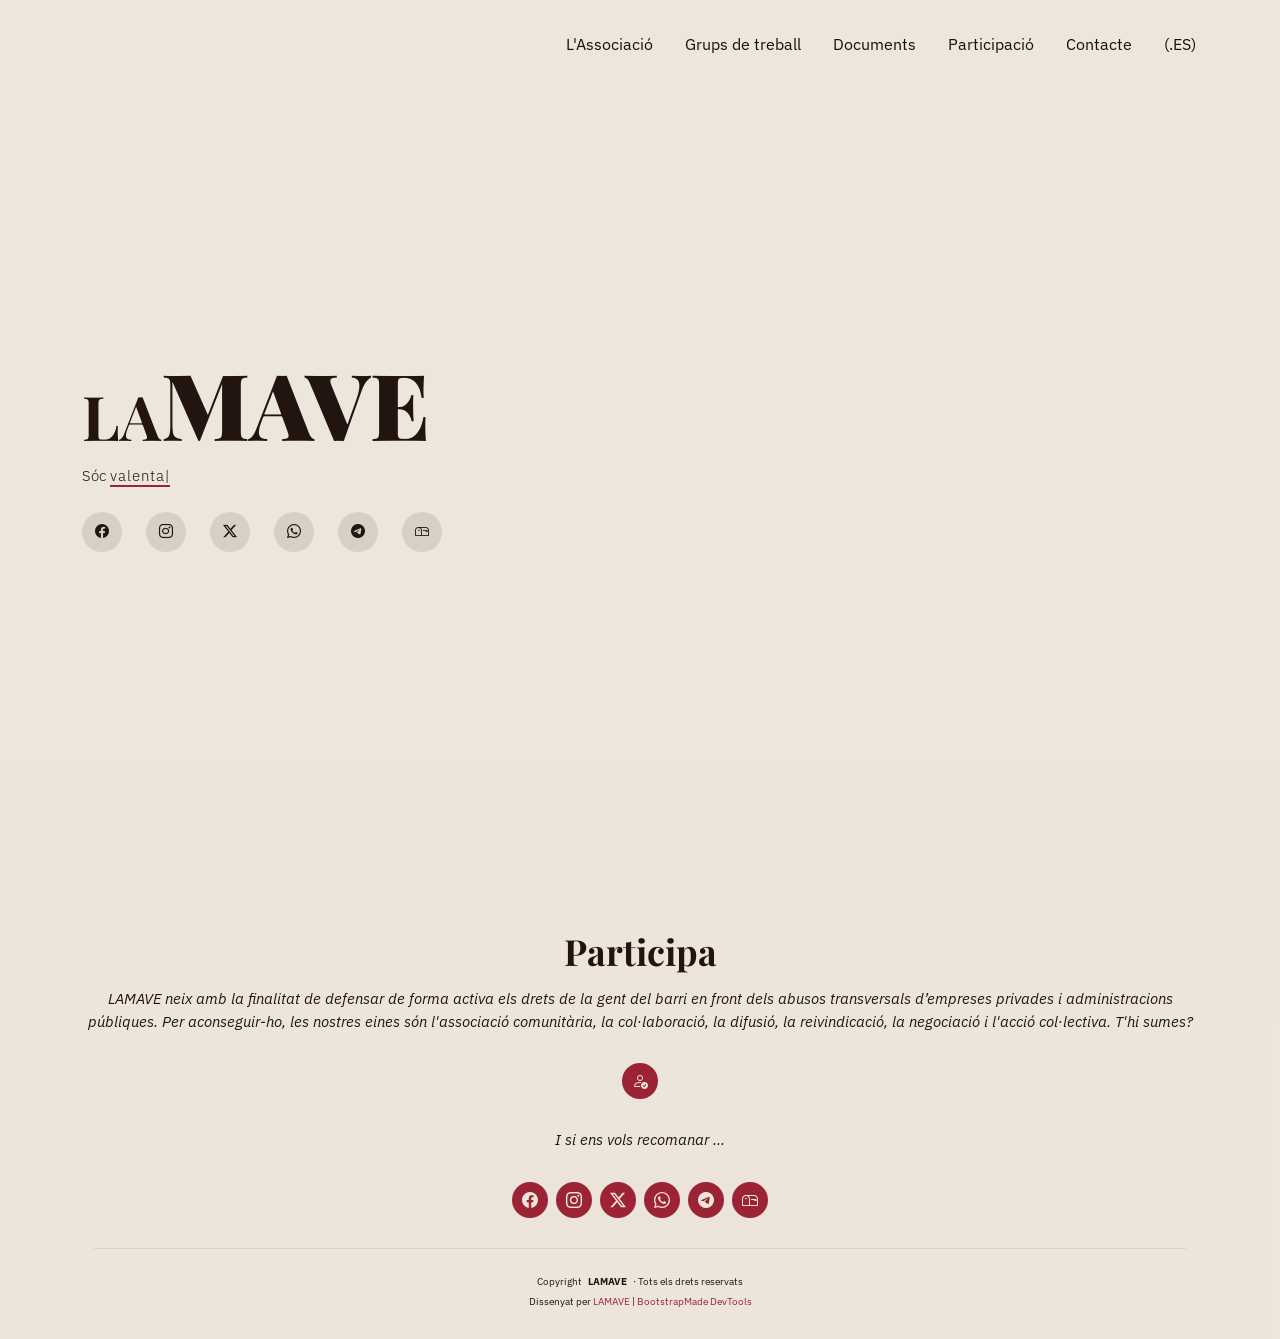
<file: index.html>
<!DOCTYPE html>
<html lang="ca">

<head>
  <meta charset="utf-8">
  <meta content="width=device-width, initial-scale=1.0" name="viewport">
  <title>LAMAVE - associació veïnal</title>
  <meta name="description" content="Hola! Sóc L'Associació Veïnal de La Marina del Prat Vermell, LAMAVE. Sóc valenta, activa i resilient. Per saber-ne més, entra al nostra web. T'hi esperem!">
  <meta name="keywords" content="LAMAVE, associació, associació veïnal, veïns, veïnes, La Marina del Prat Vermell, Zona Franca, La Marina, La Marina del Prat, Prat Vermell">

  <!-- Favicons -->
  <link href="assets/img/favicon.png" rel="icon">
  <link href="assets/img/apple-touch-icon.png" rel="apple-touch-icon">

  <!-- Fonts -->
  <link href="https://fonts.googleapis.com" rel="preconnect">
  <link href="https://fonts.gstatic.com" rel="preconnect" crossorigin>
  <link href="https://fonts.googleapis.com/css2?family=Playfair+Display:ital,wght@0,400;0,700;0,900;1,400;1,700&family=IBM+Plex+Sans:ital,wght@0,300;0,400;0,600;0,700;1,300;1,400&display=swap" rel="stylesheet">



  <!-- Vendor CSS Files -->
  <link href="assets/vendor/bootstrap/css/bootstrap.min.css" rel="stylesheet">
  <link href="assets/vendor/bootstrap-icons/bootstrap-icons.css" rel="stylesheet">
  <link href="assets/vendor/aos/aos.css" rel="stylesheet">
  <link href="assets/vendor/swiper/swiper-bundle.min.css" rel="stylesheet">
  <link href="assets/vendor/glightbox/css/glightbox.min.css" rel="stylesheet">

  <!-- Main CSS File -->
  <link href="assets/css/lamave-light.css" rel="stylesheet">
  <!-- <link href="assets/css/main.css" rel="stylesheet"> -->

  <!-- =======================================================
  * Template Name: Personal
  * Template URL: https://bootstrapmade.com/personal-free-resume-bootstrap-template/
  * Updated: Mar 05 2025 with Bootstrap v5.3.3
  * Author: BootstrapMade.com
  * License: https://bootstrapmade.com/license/
  ======================================================== -->
</head>

<body class="index-page">

  <header id="header" class="header d-flex align-items-center fixed-top">
    <div class="container-fluid container-xl position-relative d-flex align-items-center justify-content-between">

      <!-- <a href="index.html" class="logo d-flex align-items-center"> -->
      <a href="index.html" class="logo d-flex">
        <!-- Uncomment the line below if you also wish to use an image logo -->
        <!-- <img src="assets/img/logo.webp" alt=""> -->
        <h2 style="color: var(--background-color);">LA</h2><h1 style="color: var(--background-color);">MAVE</h1>
        <!-- <h1 class="sitename">LAMAVE</h1> -->
      </a>

      <nav id="navmenu" class="navmenu">
        <ul>
          <!-- <li><a href="index.html" class="active">Portada</a></li> -->
          <li><a href="about.html">L'Associació</a></li>
          <!-- <li><a href="history.html">Història</a></li> -->
          <li><a href="groups.html">Grups de treball</a></li>
          <li><a href="docs.html">Documents</a></li>
          <!-- <li class="dropdown"><a href="#"><span>Dropdown</span> <i class="bi bi-chevron-down toggle-dropdown"></i></a>
            <ul>
              <li><a href="#">Dropdown 1</a></li>
              <li class="dropdown"><a href="#"><span>Deep Dropdown</span> <i class="bi bi-chevron-down toggle-dropdown"></i></a>
                <ul>
                  <li><a href="#">Deep Dropdown 1</a></li>
                  <li><a href="#">Deep Dropdown 2</a></li>
                  <li><a href="#">Deep Dropdown 3</a></li>
                  <li><a href="#">Deep Dropdown 4</a></li>
                  <li><a href="#">Deep Dropdown 5</a></li>
                </ul>
              </li>
              <li><a href="#">Dropdown 2</a></li>
              <li><a href="#">Dropdown 3</a></li>
              <li><a href="#">Dropdown 4</a></li>
            </ul>
          </li> -->
          <li><a href="join.html">Participació</a></li>
          <li><a href="contact.html">Contacte</a></li>
          <li><a href="https://lamave.es">(.ES)</a></li>
        </ul>
        <i class="mobile-nav-toggle d-xl-none bi bi-list"></i>
      </nav>

    </div>
  </header>

  <main class="main">

    <!-- Hero Section -->
    <section id="hero" class="hero section dark-background">

       <!-- <img src="assets/img/test_1.jpg" alt="" data-aos="fade-in"> -->

      <div class="container" data-aos="zoom-out" data-aos-delay="100">
        <!-- <h2>LAMAVE</h2> -->
        <h2 class="hero-title"> <span class="la">LA</span><span class="mave">MAVE</span></h2>
        <p>Sóc <span class="typed" data-typed-items="valenta, activa, resilient, L'Associació Veïnal de La Marina del Prat Vermell"></span><span class="typed-cursor typed-cursor--blink"></span></p>
        <div class="social-links">
          <a href="https://www.facebook.com/sharer/sharer.php?u=https://lamave.cat" target="_blank" rel="noopener"><i class="bi bi-facebook"></i></a>
          <a href="https://www.instagram.com/" target="_blank" rel="noopener"><i class="bi bi-instagram" ></i></a>
          <a href="https://twitter.com/intent/tweet?text=Dona-li una ullada! &url=https://lamave.cat" target="_blank" rel="noopener"><i class="bi bi-twitter-x"></i></a>
          <a href="https://wa.me/?text=Dona-li%20una%20ullada:%20https://lamave.cat" target="_blank" rel="noopener"><i class="bi bi-whatsapp" ></i></a>
          <a href="https://t.me/share/url?url=https://lamave.cat&text=Dona-li%20una%20ullada!%20" target="_blank" rel="noopener"><i class="bi bi-telegram" ></i></a>
          <!-- <a href="https://linkedin.com/sharing/share-offsite/?url=https://lamave.cat" target="_blank" rel="noopener"><i class="bi bi-linkedin"></i></a> -->
          <a href="mailto:?subject=LAMAVE, associació veïnal!&body=Dona-li una ullada: https://lamave.cat" target="_blank" rel="noopener"><i class="bi bi-mailbox" ></i></a>
        </div>
      </div>

    </section><!-- /Hero Section -->

  </main>

  <footer id="footer" class="footer dark-background">
    <div class="container">
      <h3 class="sitename">Participa</h3>
      <p>LAMAVE neix amb la finalitat de defensar de forma activa els drets de la gent del barri en front dels abusos transversals d’empreses privades i administracions públiques. Per aconseguir-ho, les nostres eines són l'associació comunitària, la col·laboració, la difusió, la reivindicació, la negociació i l'acció col·lectiva. T'hi sumes?</p>
      <div class="social-links d-flex justify-content-center">
        <!-- <a href="join.html"><i class="bi bi-person-heart"></i></a> -->
        <a href="join.html"><i class="bi bi-person-check"></i></a>
	  </div>
	  <p> I si ens vols recomanar ... </p>
      <div class="social-links d-flex justify-content-center"> 
		<a href="https://www.facebook.com/sharer/sharer.php?u=https://lamave.cat" target="_blank" rel="noopener"><i class="bi bi-facebook"></i></a>
        <a href="https://www.instagram.com/" target="_blank" rel="noopener"><i class="bi bi-instagram" ></i></a>
        <a href="https://twitter.com/intent/tweet?text=Dona-li una ullada! &url=https://lamave.cat" target="_blank" rel="noopener"><i class="bi bi-twitter-x"></i></a>
        <a href="https://wa.me/?text=Dona-li%20una%20ullada:%20https://lamave.cat" target="_blank" rel="noopener"><i class="bi bi-whatsapp" ></i></a>
        <a href="https://t.me/share/url?url=https://lamave.cat&text=Dona-li%20una%20ullada!%20" target="_blank" rel="noopener"><i class="bi bi-telegram" ></i></a>
        <!-- <a href="https://linkedin.com/sharing/share-offsite/?url=https://lamave.cat" target="_blank" rel="noopener"><i class="bi bi-linkedin"></i></a> -->
        <a href="mailto:?subject=LAMAVE, associació veïnal!&body=Dona-li una ullada: https://lamave.cat" target="_blank" rel="noopener"><i class="bi bi-mailbox" ></i></a>
      </div>
      <div class="container">
        <div class="copyright">
          <span>Copyright</span> <strong class="px-1 sitename">LAMAVE</strong> <span>·  Tots els drets reservats</span>
        </div>
        <div class="credits">
          <!-- All the links in the footer should remain intact. -->
          <!-- You can delete the links only if you've purchased the pro version. -->
          <!-- Licensing information: https://bootstrapmade.com/license/ -->
          <!-- Purchase the pro version with working PHP/AJAX contact form: [buy-url] -->
          Dissenyat per <a href="https://lamave.cat/">LAMAVE</a> | <a href="https://bootstrapmade.com/">BootstrapMade</a> <a href="https://bootstrapmade.com/tools/">DevTools</a>
        </div>
      </div>
    </div>
  </footer>

  <!-- Scroll Top -->
  <a href="#" id="scroll-top" class="scroll-top d-flex align-items-center justify-content-center"><i class="bi bi-arrow-up-short"></i></a>

  <!-- Preloader -->
  <div id="preloader"></div>

  <!-- Vendor JS Files -->
  <script src="assets/vendor/bootstrap/js/bootstrap.bundle.min.js"></script>
  <!-- <script src="assets/vendor/php-email-form/validate.js"></script> -->
  <script src="assets/vendor/aos/aos.js"></script>
  <script src="assets/vendor/typed.js/typed.umd.js"></script>
  <script src="assets/vendor/purecounter/purecounter_vanilla.js"></script>
  <script src="assets/vendor/waypoints/noframework.waypoints.js"></script>
  <script src="assets/vendor/swiper/swiper-bundle.min.js"></script>
  <script src="assets/vendor/glightbox/js/glightbox.min.js"></script>
  <script src="assets/vendor/imagesloaded/imagesloaded.pkgd.min.js"></script>
  <script src="assets/vendor/isotope-layout/isotope.pkgd.min.js"></script>

  <!-- Main JS File -->
  <script src="assets/js/main.js"></script>

</body>

</html>
</file>
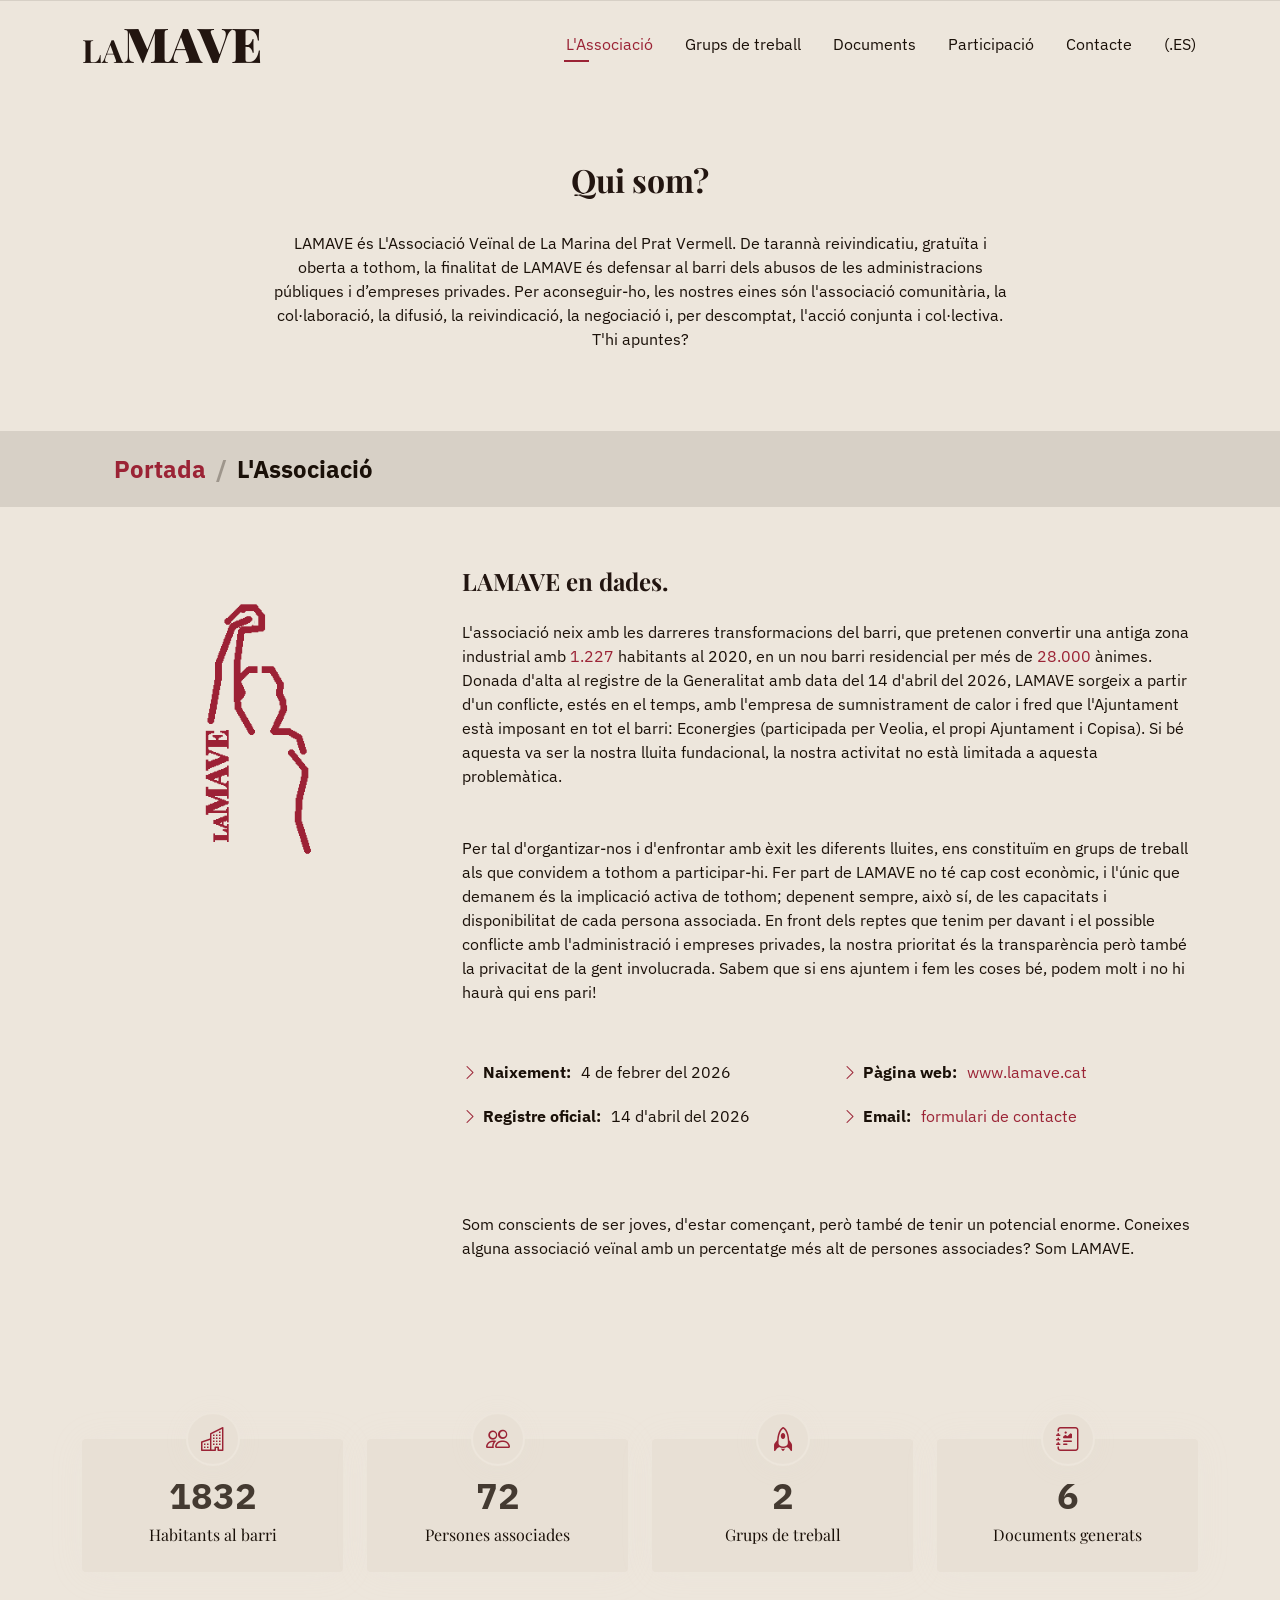
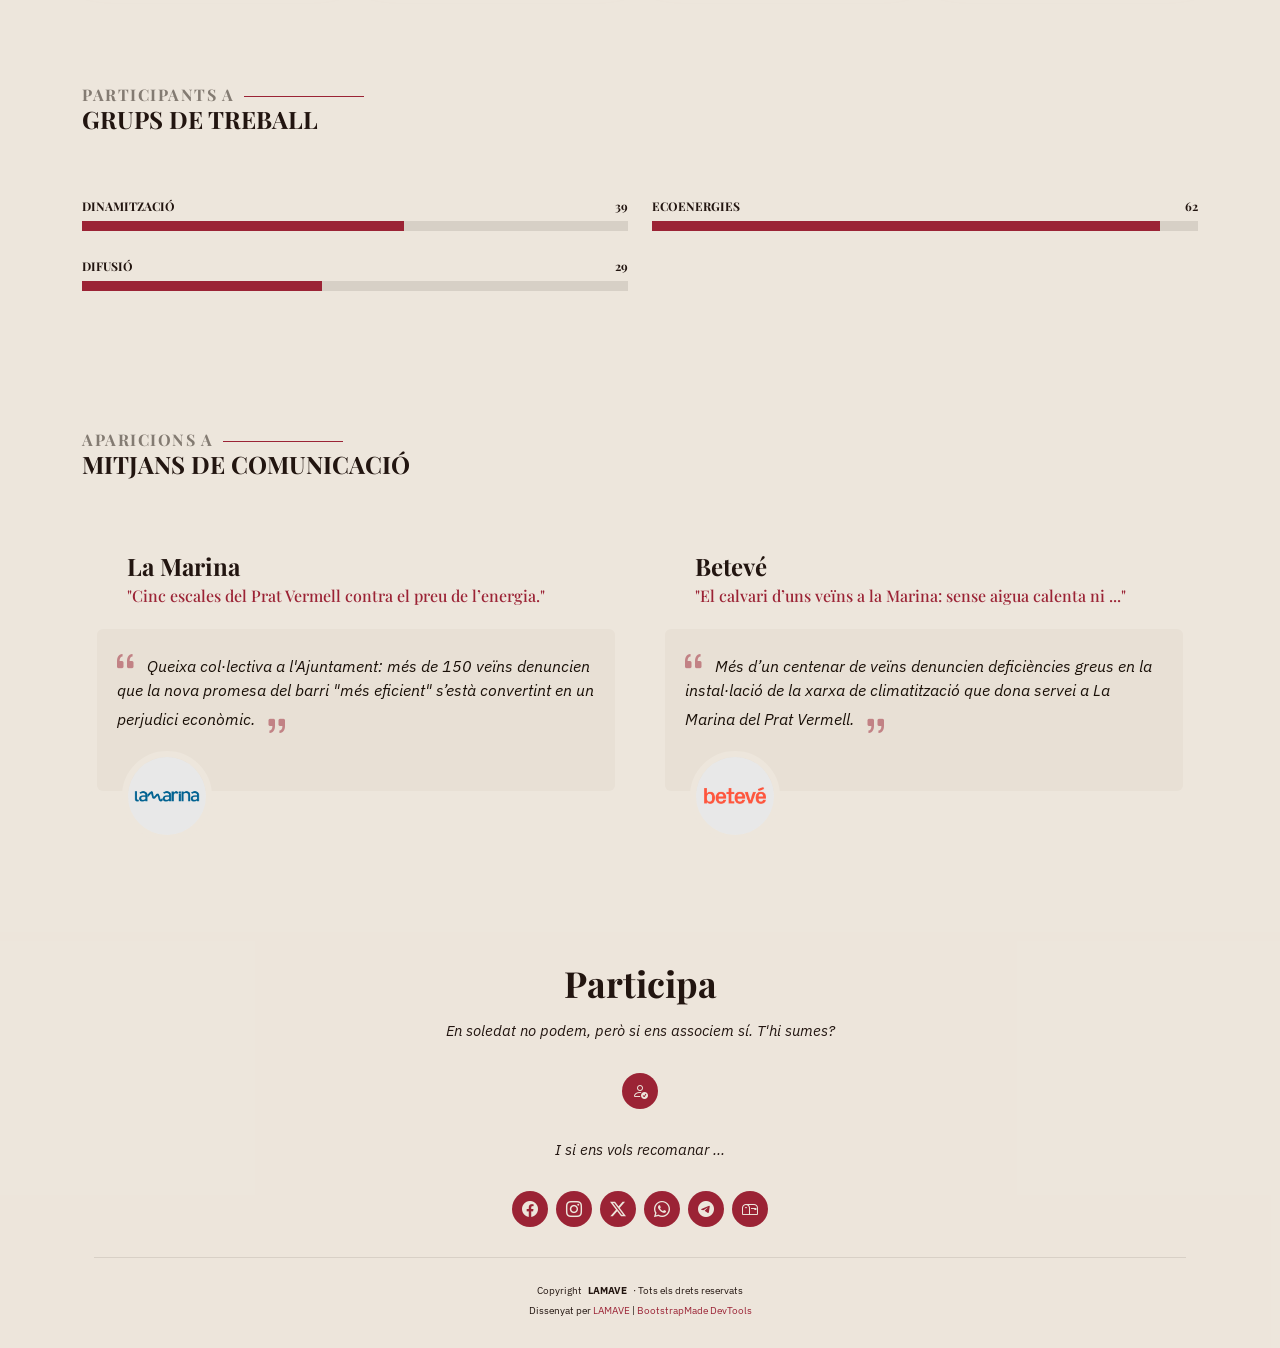
<file: about.html>
<!DOCTYPE html>
<html lang="ca">

<head>
  <meta charset="utf-8">
  <meta content="width=device-width, initial-scale=1.0" name="viewport">
  <title>L'Associació | LAMAVE</title>
  <meta name="description" content="Presentació de LAMAVE, L'Associació Veïnal de La Marina del Prat Vermell. Què defensem? Quins son els nostres objectius? Com ens organitzem? Tot això i més ho trobaràs aquí.">
  <meta name="keywords" content="LAMAVE, associació veïnal, presentació, descripció, La Marina del Prat Vermell, Zona Franca">

  <!-- Favicons -->
  <link href="assets/img/favicon.png" rel="icon">
  <link href="assets/img/apple-touch-icon.png" rel="apple-touch-icon">

  <!-- Fonts -->
  <link href="https://fonts.googleapis.com" rel="preconnect">
  <link href="https://fonts.gstatic.com" rel="preconnect" crossorigin>
  <link href="https://fonts.googleapis.com/css2?family=Playfair+Display:ital,wght@0,400;0,700;0,900;1,400;1,700&family=IBM+Plex+Sans:ital,wght@0,300;0,400;0,600;0,700;1,300;1,400&display=swap" rel="stylesheet">
  
  <!-- Vendor CSS Files -->
  <link href="assets/vendor/bootstrap/css/bootstrap.min.css" rel="stylesheet">
  <link href="assets/vendor/bootstrap-icons/bootstrap-icons.css" rel="stylesheet">
  <link href="assets/vendor/aos/aos.css" rel="stylesheet">
  <link href="assets/vendor/swiper/swiper-bundle.min.css" rel="stylesheet">
  <link href="assets/vendor/glightbox/css/glightbox.min.css" rel="stylesheet">

  <!-- Main CSS File -->
  <link href="assets/css/lamave-light.css" rel="stylesheet">
  <!-- <link href="assets/css/main.css" rel="stylesheet"> -->

  <!-- =======================================================
  * Template Name: Personal
  * Template URL: https://bootstrapmade.com/personal-free-resume-bootstrap-template/
  * Updated: Mar 05 2025 with Bootstrap v5.3.3
  * Author: BootstrapMade.com
  * License: https://bootstrapmade.com/license/
  ======================================================== -->
</head>

<body class="about-page">

  <header id="header" class="header d-flex align-items-center fixed-top">
    <div class="container-fluid container-xl position-relative d-flex align-items-center justify-content-between">

      <!-- <a href="index.html" class="logo d-flex align-items-center"> -->
      <a href="index.html" class="logo d-flex">
        <!-- Uncomment the line below if you also wish to use an image logo -->
        <!-- <img src="assets/img/logo.webp" alt=""> -->
        <h2>LA</h2><h1>MAVE</h1>
        <!-- <h1 class="sitename">LAMAVE</h1> -->
      </a>

      <nav id="navmenu" class="navmenu">
        <ul>
          <!-- <li><a href="index.html">Portada</a></li> -->
          <li><a href="about.html" class="active">L'Associació</a></li>
          <!-- <li><a href="history.html">Història</a></li> -->
          <li><a href="groups.html">Grups de treball</a></li>
          <li><a href="docs.html">Documents</a></li>
          <!-- <li class="dropdown"><a href="#"><span>Dropdown</span> <i class="bi bi-chevron-down toggle-dropdown"></i></a>
            <ul>
              <li><a href="#">Dropdown 1</a></li>
              <li class="dropdown"><a href="#"><span>Deep Dropdown</span> <i class="bi bi-chevron-down toggle-dropdown"></i></a>
                <ul>
                  <li><a href="#">Deep Dropdown 1</a></li>
                  <li><a href="#">Deep Dropdown 2</a></li>
                  <li><a href="#">Deep Dropdown 3</a></li>
                  <li><a href="#">Deep Dropdown 4</a></li>
                  <li><a href="#">Deep Dropdown 5</a></li>
                </ul>
              </li>
              <li><a href="#">Dropdown 2</a></li>
              <li><a href="#">Dropdown 3</a></li>
              <li><a href="#">Dropdown 4</a></li>
            </ul>
          </li> -->
          <li><a href="join.html">Participació</a></li>
          <li><a href="contact.html">Contacte</a></li>
          <li><a href="https://lamave.es/about.html">(.ES)</a></li>
        </ul>
        <i class="mobile-nav-toggle d-xl-none bi bi-list"></i>
      </nav>

    </div>
  </header>

  <main class="main">

    <!-- Page Title -->
    <div class="page-title" data-aos="fade">
      <div class="heading">
        <div class="container">
          <div class="row d-flex justify-content-center text-center">
            <div class="col-lg-8">
              <h1>Qui som?</h1>
              <p class="mb-0"><br>LAMAVE és L'Associació Veïnal de La Marina del Prat Vermell. De tarannà reivindicatiu, gratuïta i oberta a tothom, la finalitat de LAMAVE és defensar al barri dels abusos de les administracions públiques i d’empreses privades. Per aconseguir-ho, les nostres eines són l'associació comunitària, la col·laboració, la difusió, la reivindicació, la negociació i, per descomptat, l'acció conjunta i col·lectiva. T'hi apuntes?</p>
            </div>
          </div>
        </div>
      </div>
      <nav class="breadcrumbs">
        <div class="container">
          <ol>
            <li><a href="index.html">Portada</a></li>
            <li class="current">L'Associació</li>
          </ol>
        </div>
      </nav>
    </div><!-- End Page Title -->

    <!-- About Section -->
    <section id="about" class="about section">

      <div class="container" data-aos="fade-up" data-aos-delay="100">

        <div class="row gy-4 justify-content-center">
          <div class="col-lg-4">
            <img src="assets/img/profile-2.png" class="img-fluid" alt="Perfíl de LAMAVE amb el puny alçat">
          </div>
          <div class="col-lg-8 content">
            <h2>LAMAVE en dades.</h2>
            <p class="py-3">
             L'associació neix amb les darreres transformacions del barri, que pretenen convertir una antiga zona industrial amb <a href="https://bcnroc.ajuntament.barcelona.cat/jspui/bitstream/11703/121820/1/barri12A.pdf">1.227</a> habitants al 2020, en un nou barri residencial per més de <a href="https://ajuntament.barcelona.cat/instituturbanisme/sites/default/files/2025-06/CAT-Memoria_IMU24_web.pdf">28.000</a> ànimes. Donada d'alta al registre de la Generalitat amb data del 14 d'abril del 2026, LAMAVE sorgeix a partir d'un conflicte, estés en el temps, amb l'empresa de sumnistrament de calor i fred que l'Ajuntament està imposant en tot el barri: Econergies (participada per Veolia, el propi Ajuntament i Copisa). Si bé aquesta va ser la nostra lluita fundacional, la nostra activitat no està limitada a aquesta problemàtica.
             </p>
            <p class="py-3">
             Per tal d'organtizar-nos i d'enfrontar amb èxit les diferents lluites, ens constituïm en grups de treball als que convidem a tothom a participar-hi. Fer part de LAMAVE no té cap cost econòmic, i l'únic que demanem és la implicació activa de tothom; depenent sempre, això sí, de les capacitats i disponibilitat de cada persona associada. En front dels reptes que tenim per davant i el possible conflicte amb l'administració i empreses privades, la nostra prioritat és la transparència però també la privacitat de la gent involucrada. Sabem que si ens ajuntem i fem les coses bé, podem molt i no hi haurà qui ens pari!<br><br>
            </p>
            <div class="row">
              <div class="col-lg-6">
                <ul>
                  <li><i class="bi bi-chevron-right"></i> <strong>Naixement:</strong> <span>4 de febrer del 2026</span></li>
                  <li><i class="bi bi-chevron-right"></i> <strong>Registre oficial:</strong> <span>14 d'abril del 2026</span></li>
                  <!-- <li><i class="bi bi-chevron-right"></i> <strong>Age:</strong> <span>30</span></li> -->
                  <!-- <li><i class="bi bi-chevron-right"></i> <strong>Degree:</strong> <span>Master</span></li> -->
                </ul>
              </div>
              <div class="col-lg-6">
                <ul>
                  <li><i class="bi bi-chevron-right"></i> <strong>Pàgina web:</strong> <span><a href="index.html" target="_blank" rel="noopener">www.lamave.cat</a></span></li>
                  <!-- <li><i class="bi bi-chevron-right"></i> <strong>Whatsapp:</strong> <span><a href="https://chat.whatsapp.com/FPthwAiU5uEBCdHUXamUTn" target="_blank" rel="noopener">grup d'informació</a></span></li> -->
                  <li><i class="bi bi-chevron-right"></i> <strong>Email:</strong> <span><a href="contact.html" target="_blank" rel="noopener">formulari de contacte</a></span></li>   
                  <!-- <li><i class="bi bi-chevron-right"></i> <strong>Freelance:</strong> <span>Available</span></li> -->
                </ul>
              </div>
            </div>
            <p class="py-3">
              <br><br>Som conscients de ser joves, d'estar començant, però també de tenir un potencial enorme. Coneixes alguna associació veïnal amb un percentatge més alt de persones associades? Som LAMAVE.
            </p>
          </div>
        </div>

      </div>

    </section><!-- /About Section -->

    <!-- Stats Section -->
    <section id="stats" class="stats section">

      <div class="container" data-aos="fade-up" data-aos-delay="100">

        <div class="row gy-4">

          <div class="col-lg-3 col-md-6 d-flex flex-column align-items-center">
			<!-- <i class="bi bi-person"></i> -->
            <!-- <i class="bi bi-person-video3"></i> -->
            <!-- <i class="bi bi-people"></i>  -->
            <i class="bi bi-buildings"></i>
            <div class="stats-item">
              <span data-purecounter-start="0" data-purecounter-end="2863" data-purecounter-duration="1" class="purecounter"></span>
              <p>Habitants al barri</p>
            </div>
          </div>
          
          <!-- 
          <div class="col-lg-3 col-md-6 d-flex flex-column align-items-center">
            <i class="bi bi-buildings"></i> 
            <div class="stats-item">
              <span data-purecounter-start="0" data-purecounter-end="28000" data-purecounter-duration="1" class="purecounter"></span>
              <p>Projecció futura d'habitants</p>
            </div>
          </div>
           -->
          
          <div class="col-lg-3 col-md-6 d-flex flex-column align-items-center">
            <i class="bi bi-people"></i>
            <div class="stats-item">
              <span data-purecounter-start="0" data-purecounter-end="114" data-purecounter-duration="1" class="purecounter"></span>
              <p>Persones associades</p>
            </div>
          </div>

          <div class="col-lg-3 col-md-6 d-flex flex-column align-items-center">
            <i class="bi bi-rocket"></i>
            <div class="stats-item">
              <span data-purecounter-start="0" data-purecounter-end="3" data-purecounter-duration="1" class="purecounter"></span>
              <p>Grups de treball</p>
            </div>
          </div>
          
          <div class="col-lg-3 col-md-6 d-flex flex-column align-items-center">
            <i class="bi bi-journal-richtext"></i>
            <div class="stats-item">
              <span data-purecounter-start="0" data-purecounter-end="9" data-purecounter-duration="1" class="purecounter"></span>
              <p>Documents generats</p>
            </div>
          </div>
          
        </div>

      </div>

    </section><!-- /Stats Section -->

    <!-- Skills Section -->
    <section id="skills" class="skills section">

      <!-- Section Title -->
      <div class="container section-title" data-aos="fade-up">
        <h2>Participants a</h2>
        <div><span class="description-title">Grups</span><span> de treball</span> </div>
      </div><!-- End Section Title -->

      <div class="container" data-aos="fade-up" data-aos-delay="100">

        <div class="row skills-content skills-animation">

          <div class="col-lg-6">

            <div class="progress">
              <span class="skill"><span>Dinamització</span> <i class="val">39</i></span>
              <div class="progress-bar-wrap">
                <div class="progress-bar" role="progressbar" aria-valuenow="59" aria-valuemin="0" aria-valuemax="100"></div> <!--39 x 1.5 = 59 -->
              </div>
            </div>

            <div class="progress">
              <span class="skill"><span>Difusió</span> <i class="val">29</i></span>
              <div class="progress-bar-wrap">
                <div class="progress-bar" role="progressbar" aria-valuenow="44" aria-valuemin="0" aria-valuemax="100"></div> <!--29 x 1.5 = 44 -->
              </div>
            </div>
            
            <!-- <div class="progress">
              <span class="skill"><span>JavaScript</span> <i class="val">75%</i></span>
              <div class="progress-bar-wrap">
                <div class="progress-bar" role="progressbar" aria-valuenow="75" aria-valuemin="0" aria-valuemax="100"></div>
              </div>
            </div> -->

          </div>

          <div class="col-lg-6">
			  
            <div class="progress">
              <span class="skill"><span>Ecoenergies</span> <i class="val">62</i></span>
              <div class="progress-bar-wrap">
                <div class="progress-bar" role="progressbar" aria-valuenow="93" aria-valuemin="0" aria-valuemax="100"></div> <!--62 x 1.5 = 3 -->
              </div>
            </div>

            <!-- <div class="progress">
              <span class="skill"><span>WordPress/CMS</span> <i class="val">90%</i></span>
              <div class="progress-bar-wrap">
                <div class="progress-bar" role="progressbar" aria-valuenow="90" aria-valuemin="0" aria-valuemax="100"></div>
              </div>
            </div> -->

            <!-- <div class="progress">
              <span class="skill"><span>Photoshop</span> <i class="val">55%</i></span>
              <div class="progress-bar-wrap">
                <div class="progress-bar" role="progressbar" aria-valuenow="55" aria-valuemin="0" aria-valuemax="100"></div>
              </div>
            </div> -->

          </div>

        </div>

      </div>

    </section><!-- /Skills Section -->


    <!-- <section id="interests" class="interests section">
      
      <div class="container section-title" data-aos="fade-up">
        <h2>Features</h2>
        <div><span>I'm</span> <span class="description-title">interested in</span></div>
      </div>

      <div class="container">

        <div class="row gy-4">

          <div class="col-lg-3 col-md-4" data-aos="fade-up" data-aos-delay="100">
            <div class="features-item">
              <i class="bi bi-eye" style="color: #ffbb2c;"></i>
              <h3><a href="" class="stretched-link">Lorem Ipsum</a></h3>
            </div>
          </div>

          <div class="col-lg-3 col-md-4" data-aos="fade-up" data-aos-delay="200">
            <div class="features-item">
              <i class="bi bi-infinity" style="color: #5578ff;"></i>
              <h3><a href="" class="stretched-link">Dolor Sitema</a></h3>
            </div>
          </div>

          <div class="col-lg-3 col-md-4" data-aos="fade-up" data-aos-delay="300">
            <div class="features-item">
              <i class="bi bi-mortarboard" style="color: #e80368;"></i>
              <h3><a href="" class="stretched-link">Sed perspiciatis</a></h3>
            </div>
          </div>

          <div class="col-lg-3 col-md-4" data-aos="fade-up" data-aos-delay="400">
            <div class="features-item">
              <i class="bi bi-nut" style="color: #e361ff;"></i>
              <h3><a href="" class="stretched-link">Magni Dolores</a></h3>
            </div>
          </div>

          <div class="col-lg-3 col-md-4" data-aos="fade-up" data-aos-delay="500">
            <div class="features-item">
              <i class="bi bi-shuffle" style="color: #47aeff;"></i>
              <h3><a href="" class="stretched-link">Nemo Enim</a></h3>
            </div>
          </div>

          <div class="col-lg-3 col-md-4" data-aos="fade-up" data-aos-delay="600">
            <div class="features-item">
              <i class="bi bi-star" style="color: #ffa76e;"></i>
              <h3><a href="" class="stretched-link">Eiusmod Tempor</a></h3>
            </div>
          </div>

          <div class="col-lg-3 col-md-4" data-aos="fade-up" data-aos-delay="700">
            <div class="features-item">
              <i class="bi bi-x-diamond" style="color: #11dbcf;"></i>
              <h3><a href="" class="stretched-link">Midela Teren</a></h3>
            </div>
          </div>

          <div class="col-lg-3 col-md-4" data-aos="fade-up" data-aos-delay="800">
            <div class="features-item">
              <i class="bi bi-camera-video" style="color: #4233ff;"></i>
              <h3><a href="" class="stretched-link">Pira Neve</a></h3>
            </div>
          </div>

          <div class="col-lg-3 col-md-4" data-aos="fade-up" data-aos-delay="900">
            <div class="features-item">
              <i class="bi bi-command" style="color: #b2904f;"></i>
              <h3><a href="" class="stretched-link">Dirada Pack</a></h3>
            </div>
          </div>

          <div class="col-lg-3 col-md-4" data-aos="fade-up" data-aos-delay="1000">
            <div class="features-item">
              <i class="bi bi-dribbble" style="color: #b20969;"></i>
              <h3><a href="" class="stretched-link">Moton Ideal</a></h3>
            </div>
          </div>

          <div class="col-lg-3 col-md-4" data-aos="fade-up" data-aos-delay="1100">
            <div class="features-item">
              <i class="bi bi-activity" style="color: #ff5828;"></i>
              <h3><a href="" class="stretched-link">Verdo Park</a></h3>
            </div>
          </div>

          <div class="col-lg-3 col-md-4" data-aos="fade-up" data-aos-delay="1200">
            <div class="features-item">
              <i class="bi bi-brightness-high" style="color: #29cc61;"></i>
              <h3><a href="" class="stretched-link">Flavor Nivelanda</a></h3>
            </div>
          </div>

        </div>

      </div>

    </section> -->
    

    <!-- Media Section -->
    <section id="testimonials" class="testimonials section">

      <!-- Section Title -->
      <div class="container section-title" data-aos="fade-up">
        <h2>Aparicions a</h2>
        <div><span class="description-title">Mitjans</span> <span>de comunicació</span></div>
      </div><!-- End Section Title -->

      <div class="container" data-aos="fade-up" data-aos-delay="100">

        <div class="swiper init-swiper" data-speed="600" data-delay="5000">
          <script type="application/json" class="swiper-config">
            {
              "loop": true,
              "speed": 600,
              "autoplay": {
                "delay": 5000
              },
              "slidesPerView": "auto",
              "pagination": {
                "el": ".swiper-pagination",
                "type": "bullets",
                "clickable": true
              },
              "breakpoints": {
                "320": {
                  "slidesPerView": 1,
                  "spaceBetween": 40
                },
                "1200": {
                  "slidesPerView": 2,
                  "spaceBetween": 20
                }
              }
            }
          </script>
          <div class="swiper-wrapper">

            <div class="swiper-slide">
              <div class="testimonial-item">
                <h3>La Marina</h3>
                <h4><a href="https://lamarina.cat/destacat/57071/cinc-escales-del-prat-vermell-contra-el-preu-de-lenergia/" target="_blank" rel="noopener" class="stretched-link">"Cinc escales del Prat Vermell contra el preu de l’energia."</a></h4>
                <br>
                <p>
                <i class=" bi bi-quote quote-icon-left"></i>
                <span>Queixa col·lectiva a l'Ajuntament: més de 150 veïns denuncien que la nova promesa del barri "més eficient" s’està convertint en un perjudici econòmic.</span>
                <i class="bi bi-quote quote-icon-right"></i>
                </p>
                <img src="assets/img/media/lamarina.webp" class="testimonial-img" alt="Logo de La Marina">
              </div>
            </div>
            
            <div class="swiper-slide">
              <div class="testimonial-item">
                <h3>Betevé</h3>
                <h4><a href="https://beteve.cat/societat/calvari-veins-marina-prat-vermell-sense-servei-regular-aigua-calenta/" target="_blank" rel="noopener" class="stretched-link">"El calvari d’uns veïns a la Marina: sense aigua calenta ni ..."</a></h4>
				<br>
                <p>
                <i class="bi bi-quote quote-icon-left"></i>
                <span>Més d’un centenar de veïns denuncien deficiències greus en la instal·lació de la xarxa de climatització que dona servei a La Marina del Prat Vermell.</span>
                <i class="bi bi-quote quote-icon-right"></i>
                </p>
                <img src="assets/img/media/beteve.webp" class="testimonial-img" alt="Logo de Betevé">
              </div>
            </div>


          </div>
          <div class="swiper-pagination"></div>
        </div>

      </div>

    </section><!-- /Media Section -->

  </main>

  <footer id="footer" class="footer dark-background">
    <div class="container">
      <h3 class="sitename">Participa</h3>
      <p>En soledat no podem, però si ens associem sí. T'hi sumes?</p>
      <div class="social-links d-flex justify-content-center">
        <!-- <a href="join.html"><i class="bi bi-person-heart"></i></a> -->
        <a href="join.html"><i class="bi bi-person-check"></i></a>
	  </div>
	  <p> I si ens vols recomanar ... </p>
      <div class="social-links d-flex justify-content-center"> 
		<a href="https://www.facebook.com/sharer/sharer.php?u=https://lamave.cat/about.html" target="_blank" rel="noopener"><i class="bi bi-facebook"></i></a>
        <a href="https://www.instagram.com/" target="_blank" rel="noopener"><i class="bi bi-instagram" ></i></a>
        <a href="https://twitter.com/intent/tweet?text=Dona-li una ullada! &url=https://lamave.cat/about.html" target="_blank" rel="noopener"><i class="bi bi-twitter-x"></i></a>
        <a href="https://wa.me/?text=Dona-li%20una%20ullada:%20https://lamave.cat/about.html" target="_blank" rel="noopener"><i class="bi bi-whatsapp" ></i></a>
        <a href="https://t.me/share/url?url=https://lamave.cat/about.html&text=Dona-li%20una%20ullada!%20" target="_blank" rel="noopener"><i class="bi bi-telegram" ></i></a>
        <!-- <a href="https://linkedin.com/sharing/share-offsite/?url=https://lamave.cat/about.html" target="_blank" rel="noopener"><i class="bi bi-linkedin"></i></a> -->
        <a href="mailto:?subject=LAMAVE, associació veïnal!&body=Dona-li una ullada: https://lamave.cat/about.html" target="_blank" rel="noopener"><i class="bi bi-mailbox" ></i></a>
      </div>
      <div class="container">
        <div class="copyright">
          <span>Copyright</span> <strong class="px-1 sitename">LAMAVE</strong> <span>·  Tots els drets reservats</span>
        </div>
        <div class="credits">
          <!-- All the links in the footer should remain intact. -->
          <!-- You can delete the links only if you've purchased the pro version. -->
          <!-- Licensing information: https://bootstrapmade.com/license/ -->
          <!-- Purchase the pro version with working PHP/AJAX contact form: [buy-url] -->
          Dissenyat per <a href="https://lamave.cat/">LAMAVE</a> | <a href="https://bootstrapmade.com/">BootstrapMade</a> <a href="https://bootstrapmade.com/tools/">DevTools</a>
        </div>
      </div>
    </div>
  </footer>

  <!-- Scroll Top -->
  <a href="#" id="scroll-top" class="scroll-top d-flex align-items-center justify-content-center"><i class="bi bi-arrow-up-short"></i></a>

  <!-- Preloader -->
  <div id="preloader"></div>

  <!-- Vendor JS Files -->
  <script src="assets/vendor/bootstrap/js/bootstrap.bundle.min.js"></script>
  <!-- <script src="assets/vendor/php-email-form/validate.js"></script> -->
  <script src="assets/vendor/aos/aos.js"></script>
  <script src="assets/vendor/typed.js/typed.umd.js"></script>
  <script src="assets/vendor/purecounter/purecounter_vanilla.js"></script>
  <script src="assets/vendor/waypoints/noframework.waypoints.js"></script>
  <script src="assets/vendor/swiper/swiper-bundle.min.js"></script>
  <script src="assets/vendor/glightbox/js/glightbox.min.js"></script>
  <script src="assets/vendor/imagesloaded/imagesloaded.pkgd.min.js"></script>
  <script src="assets/vendor/isotope-layout/isotope.pkgd.min.js"></script>

  <!-- Main JS File -->
  <script src="assets/js/main.js"></script>

</body>

</html>
</file>
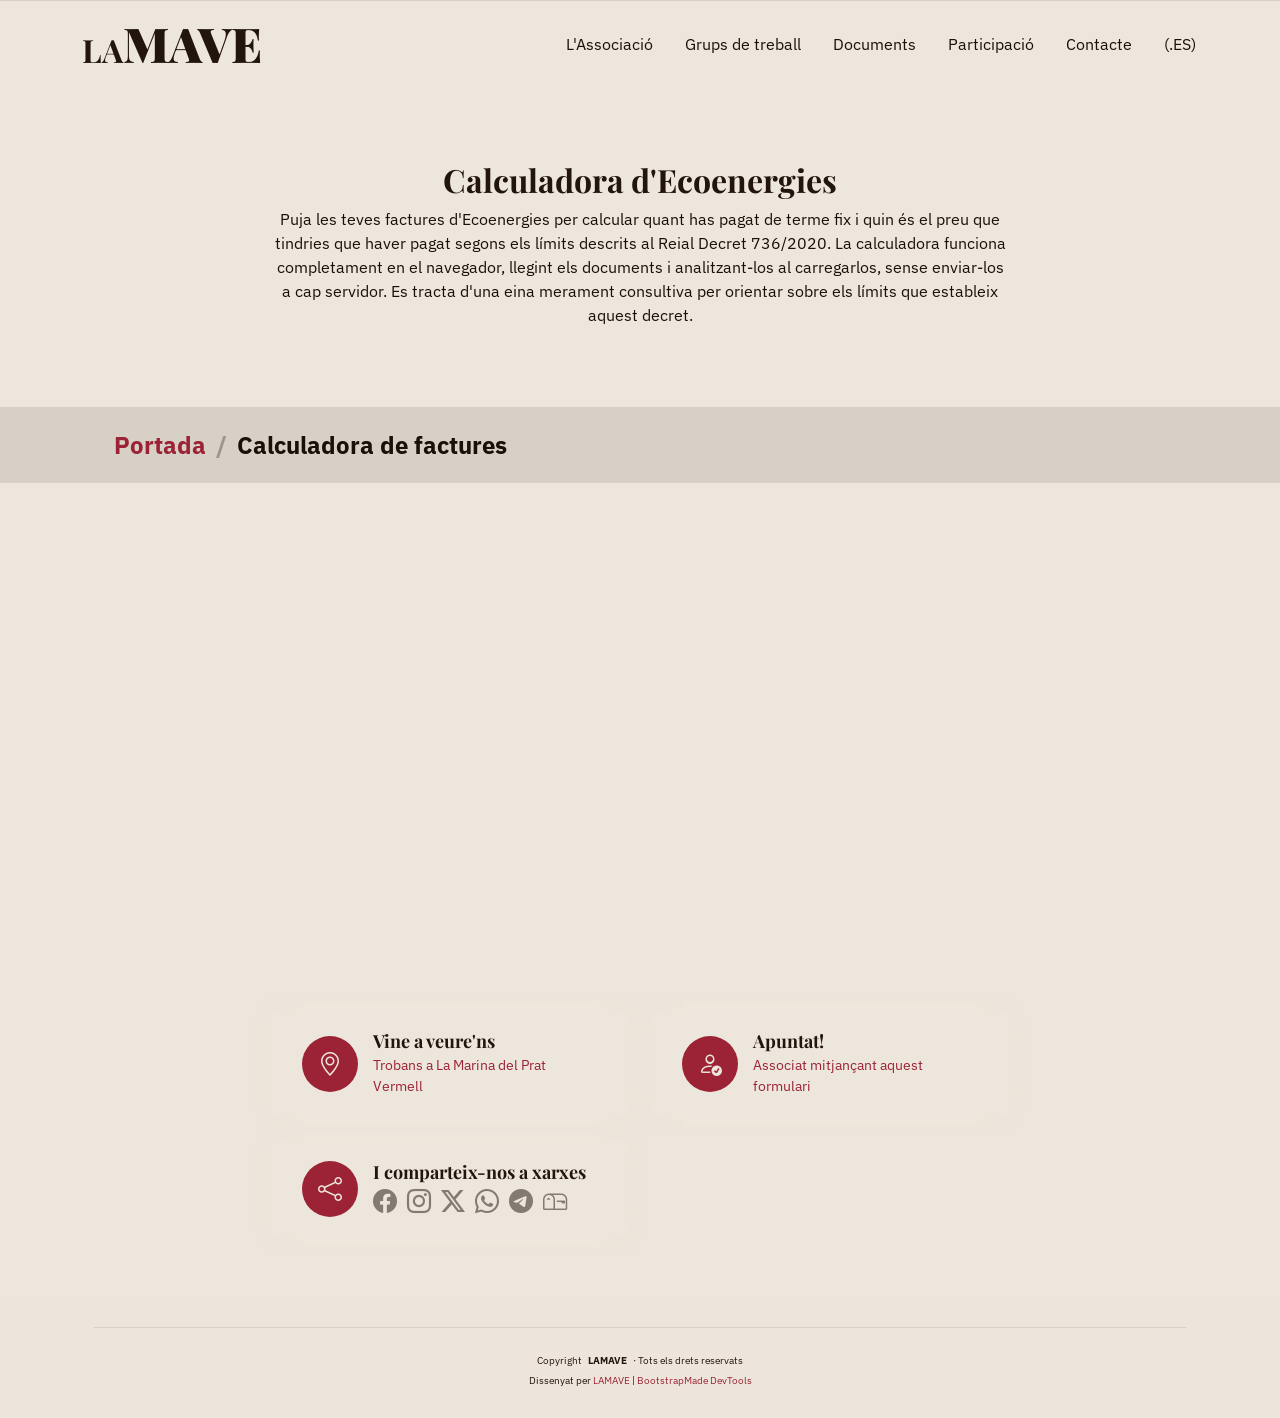
<file: calculator.html>
<!DOCTYPE html>
<html lang="ca">

<head>
  <meta charset="utf-8">
  <meta content="width=device-width, initial-scale=1.0" name="viewport">
  <title>Calculadora | LAMAVE</title>
  <meta name="description" content="Calculadora de LAMAVE per saber quant pagues de fixe en la factura d'Ecoenergies i el que diu la llei que possiblement tindries que pagar.">
  <meta name="keywords" content="LAMAVE, associació veïnal, factura, Ecoenergies, La Marina del Prat Vermell, Zona Franca">

  <!-- Favicons -->
  <link href="assets/img/favicon.png" rel="icon">
  <link href="assets/img/apple-touch-icon.png" rel="apple-touch-icon">

  <!-- Fonts -->
  <link href="https://fonts.googleapis.com" rel="preconnect">
  <link href="https://fonts.gstatic.com" rel="preconnect" crossorigin>
  <link href="https://fonts.googleapis.com/css2?family=Playfair+Display:ital,wght@0,400;0,700;0,900;1,400;1,700&family=IBM+Plex+Sans:ital,wght@0,300;0,400;0,600;0,700;1,300;1,400&display=swap" rel="stylesheet">
  
  <!-- Vendor CSS Files -->
  <link href="assets/vendor/bootstrap/css/bootstrap.min.css" rel="stylesheet">
  <link href="assets/vendor/bootstrap-icons/bootstrap-icons.css" rel="stylesheet">
  <link href="assets/vendor/aos/aos.css" rel="stylesheet">
  <link href="assets/vendor/swiper/swiper-bundle.min.css" rel="stylesheet">
  <link href="assets/vendor/glightbox/css/glightbox.min.css" rel="stylesheet">

  <!-- Main CSS File -->
  <link href="assets/css/lamave-light.css" rel="stylesheet">
  <!-- <link href="assets/css/main.css" rel="stylesheet"> -->

  <!-- =======================================================
  * Template Name: Personal
  * Template URL: https://bootstrapmade.com/personal-free-resume-bootstrap-template/
  * Updated: Mar 05 2025 with Bootstrap v5.3.3
  * Author: BootstrapMade.com
  * License: https://bootstrapmade.com/license/
  ======================================================== -->
</head>

<body class="contact-page">

  <header id="header" class="header d-flex align-items-center fixed-top">
    <div class="container-fluid container-xl position-relative d-flex align-items-center justify-content-between">

      <!-- <a href="index.html" class="logo d-flex align-items-center"> -->
     <a href="index.html" class="logo d-flex"> 
        <!-- Uncomment the line below if you also wish to use an image logo -->
        <!-- <img src="assets/img/logo.webp" alt=""> -->
        <h2>LA</h2><h1>MAVE</h1>
        <!-- <h1 class="sitename">LAMAVE</h1> -->
      </a>

      <nav id="navmenu" class="navmenu">
        <ul>
           <!-- <li><a href="index.html">Portada</a></li> -->
          <li><a href="about.html">L'Associació</a></li>
          <!-- <li><a href="history.html">Història</a></li> -->
          <li><a href="groups.html">Grups de treball</a></li>
          <li><a href="docs.html">Documents</a></li>
          <!-- <li class="dropdown"><a href="#"><span>Dropdown</span> <i class="bi bi-chevron-down toggle-dropdown"></i></a>
            <ul>
              <li><a href="#">Dropdown 1</a></li>
              <li class="dropdown"><a href="#"><span>Deep Dropdown</span> <i class="bi bi-chevron-down toggle-dropdown"></i></a>
                <ul>
                  <li><a href="#">Deep Dropdown 1</a></li>
                  <li><a href="#">Deep Dropdown 2</a></li>
                  <li><a href="#">Deep Dropdown 3</a></li>
                  <li><a href="#">Deep Dropdown 4</a></li>
                  <li><a href="#">Deep Dropdown 5</a></li>
                </ul>
              </li>
              <li><a href="#">Dropdown 2</a></li>
              <li><a href="#">Dropdown 3</a></li>
              <li><a href="#">Dropdown 4</a></li>
            </ul>
          </li> -->
          <li><a href="join.html">Participació</a></li>
          <li><a href="contact.html">Contacte</a></li>
          <li><a href="https://lamave.es/calculator.html">(.ES)</a></li>
        </ul>
        <i class="mobile-nav-toggle d-xl-none bi bi-list"></i>
      </nav>

    </div>
  </header>

  <main class="main">

    <!-- Page Title -->
    <div class="page-title" data-aos="fade">
      <div class="heading">
        <div class="container">
          <div class="row d-flex justify-content-center text-center">
            <div class="col-lg-8">
              <h1>Calculadora d'Ecoenergies</h1>
              <p class="mb-0">Puja les teves factures d'Ecoenergies per calcular quant has pagat de terme fix i quin és el preu que tindries que haver pagat segons els límits descrits al Reial Decret 736/2020. La calculadora funciona completament en el navegador, llegint els documents i analitzant-los al carregarlos, sense enviar-los a cap servidor. Es tracta d'una eina merament consultiva per orientar sobre els límits que estableix aquest decret.</p>
            </div>
          </div>
        </div>
      </div>
      <nav class="breadcrumbs">
        <div class="container">
          <ol>
            <li><a href="index.html">Portada</a></li>
            <li class="current">Calculadora de factures</li>
          </ol>
        </div>
      </nav>
    </div><!-- End Page Title -->

    <!-- Contact Section -->
    <section id="contact" class="contact section">

      <div class="container" data-aos="fade-up" data-aos-delay="100">
	  <div class="row gy-4 justify-content-center">  
		<div class="col-lg-8 content">
		
		<iframe src="https://associacio-lamave.github.io/lamave_facturas/" width="100%" height="" style="border:none; aspect-ratio:16/9;">
		Disculpa. El teu navegador no soporta l' aplicació. Intenta-ho amb un altre navegador o dispositiu. Gràcies.
		</iframe>
        
		<div class="row gy-4">
		
		  <div class="col-md-6">
		  </div>
		  <div class="col-md-6">
		  </div>
		  <div class="col-md-6">
		  </div>
		  <div class="col-md-6">
		  </div>

          <div class="col-md-6">
            <div class="info-item d-flex align-items-center" data-aos="fade-up" data-aos-delay="200">
              <i class="icon bi bi-geo-alt flex-shrink-0"></i>
              <div>
                <h3>Vine a veure'ns</h3>
                <p><a href="https://www.openstreetmap.org/?#map=14/41.34498/2.13246" target="_blank" rel="noopener">Trobans a La Marina del Prat Vermell</a></p>
                <!-- <p><a href="https://maps.app.goo.gl/Jzmtj1QyZLxCrCLJ9" target="_blank" rel="noopener">Trobans a La Marina del Prat Vermell</a></p> -->
              </div>
            </div>
          </div><!-- End Info Item -->

          <!-- <div class="col-md-6">
            <div class="info-item d-flex align-items-center" data-aos="fade-up" data-aos-delay="300">
              <i class="icon bi bi-telephone flex-shrink-0"></i>
              <div>
                <h3>Estigues al dia</h3>
                <p><a href="https://chat.whatsapp.com/FPthwAiU5uEBCdHUXamUTn" target="_blank" rel="noopener">Entra al grup de whatsapp</a></p>
              </div>
            </div>
          </div> --><!-- End Info Item -->

          <div class="col-md-6">
            <div class="info-item d-flex align-items-center" data-aos="fade-up" data-aos-delay="400">
              <i class="icon bi bi-person-check flex-shrink-0"></i>
              <div>
                <h3>Apuntat!</h3>
                <p><a href="join.html" target="_blank" rel="noopener">Associat mitjançant aquest formulari</a></p>
              </div>
            </div>
          </div><!-- End Info Item -->

          <div class="col-md-6">
            <div class="info-item d-flex align-items-center" data-aos="fade-up" data-aos-delay="500">
              <i class="icon bi bi-share flex-shrink-0"></i>
              <div>
                <h3>I comparteix-nos a xarxes</h3>
                <div class="social-links">
                  <a href="https://www.facebook.com/sharer/sharer.php?u=https://lamave.cat" target="_blank" rel="noopener"><i class="bi bi-facebook"></i></a>
                  <a href="https://www.instagram.com/" target="_blank" rel="noopener"><i class="bi bi-instagram" ></i></a>
                  <a href="https://twitter.com/intent/tweet?text=Dona-li una ullada! &url=https://lamave.cat" target="_blank" rel="noopener"><i class="bi bi-twitter-x"></i></a>
                  <a href="https://wa.me/?text=Dona-li%20una%20ullada:%20https://lamave.cat" target="_blank" rel="noopener"><i class="bi bi-whatsapp"></i></a>
                  <a href="https://t.me/share/url?url=https://lamave.cat&text=Dona-li%20una%20ullada!%20" target="_blank" rel="noopener"><i class="bi bi-telegram"></i></a>
                  <!-- <a href="https://linkedin.com/sharing/share-offsite/?url=https://lamave.cat" target="_blank" rel="noopener"><i class="bi bi-linkedin"></i></a> -->
                  <a href="mailto:?subject=LAMAVE, associació veïnal!&body=Dona-li una ullada: https://lamave.cat" target="_blank" rel="noopener"><i class="bi bi-mailbox" ></i></a>
                </div>
              </div>
            </div>
          </div><!-- End Info Item -->

        </div>

        <!-- <form action="forms/contact.php" method="post" class="php-email-form" data-aos="fade-up" data-aos-delay="600">
          <div class="row gy-4">

            <div class="col-md-6">
              <input type="text" name="name" class="form-control" placeholder="Your Name" required="">
            </div>

            <div class="col-md-6 ">
              <input type="email" class="form-control" name="email" placeholder="Your Email" required="">
            </div>

            <div class="col-md-12">
              <input type="text" class="form-control" name="subject" placeholder="Subject" required="">
            </div>

            <div class="col-md-12">
              <textarea class="form-control" name="message" rows="6" placeholder="Message" required=""></textarea>
            </div>

            <div class="col-md-12 text-center">
              <div class="loading">Loading</div>
              <div class="error-message"></div>
              <div class="sent-message">Your message has been sent. Thank you!</div>

              <button type="submit">Send Message</button>
            </div>

          </div>
        </form>-->

      </div>
      </div>

    </section><!-- /Contact Section -->

  </main>

<footer id="footer" class="footer dark-background">
    <div class="container">

      <div class="container">
        <div class="copyright">
          <span>Copyright</span> <strong class="px-1 sitename">LAMAVE</strong> <span>·  Tots els drets reservats</span>
        </div>
        <div class="credits">
          <!-- All the links in the footer should remain intact. -->
          <!-- You can delete the links only if you've purchased the pro version. -->
          <!-- Licensing information: https://bootstrapmade.com/license/ -->
          <!-- Purchase the pro version with working PHP/AJAX contact form: [buy-url] -->
          Dissenyat per <a href="https://lamave.cat/">LAMAVE</a> | <a href="https://bootstrapmade.com/">BootstrapMade</a> <a href="https://bootstrapmade.com/tools/">DevTools</a>
        </div>
      </div>
    </div>
  </footer>

  <!-- Scroll Top -->
  <a href="#" id="scroll-top" class="scroll-top d-flex align-items-center justify-content-center"><i class="bi bi-arrow-up-short"></i></a>

  <!-- Preloader -->
  <div id="preloader"></div>

  <!-- Vendor JS Files -->
  <script src="assets/vendor/bootstrap/js/bootstrap.bundle.min.js"></script>
  <!-- <script src="assets/vendor/php-email-form/validate.js"></script> -->
  <script src="assets/vendor/aos/aos.js"></script>
  <script src="assets/vendor/typed.js/typed.umd.js"></script>
  <script src="assets/vendor/purecounter/purecounter_vanilla.js"></script>
  <script src="assets/vendor/waypoints/noframework.waypoints.js"></script>
  <script src="assets/vendor/swiper/swiper-bundle.min.js"></script>
  <script src="assets/vendor/glightbox/js/glightbox.min.js"></script>
  <script src="assets/vendor/imagesloaded/imagesloaded.pkgd.min.js"></script>
  <script src="assets/vendor/isotope-layout/isotope.pkgd.min.js"></script>

  <!-- Main JS File -->
  <script src="assets/js/main.js"></script>

</body>

</html>
</file>
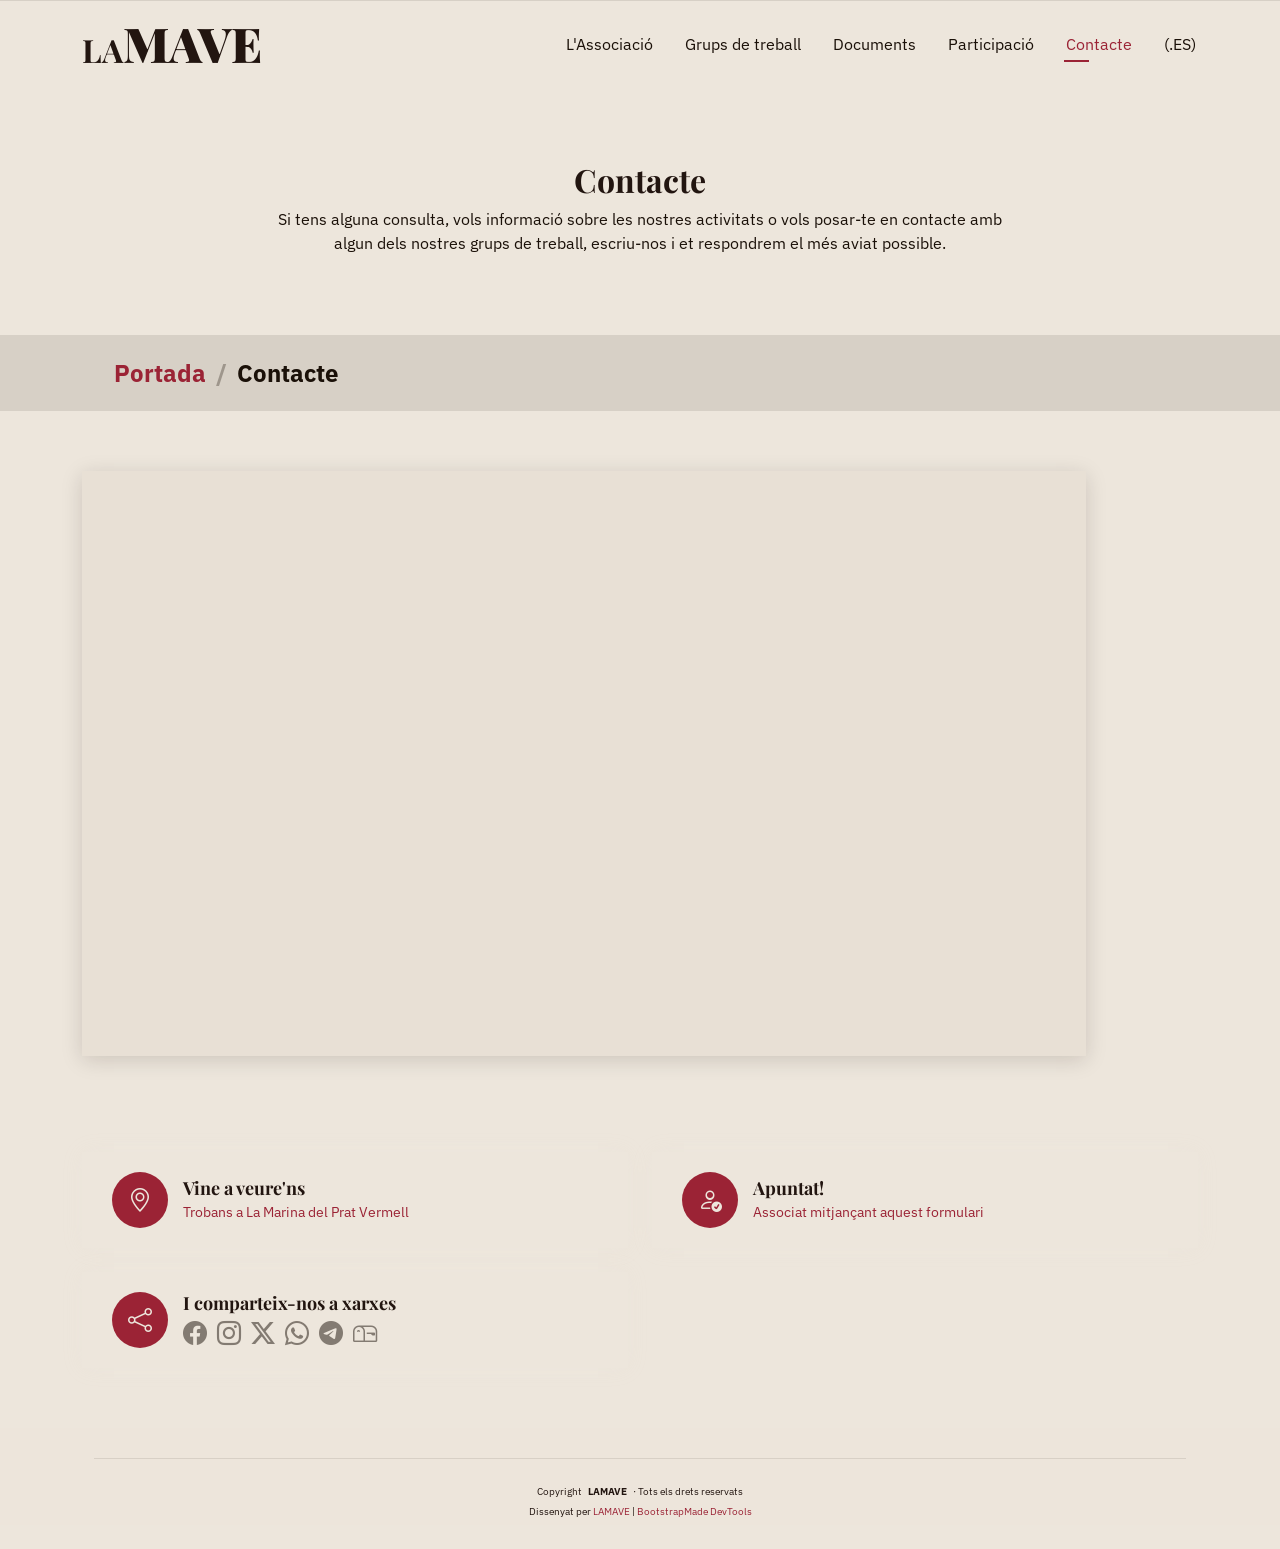
<file: contact.html>
<!DOCTYPE html>
<html lang="ca">

<head>
  <meta charset="utf-8">
  <meta content="width=device-width, initial-scale=1.0" name="viewport">
  <title>Contacte | LAMAVE</title>
  <meta name="description" content="Pàgina de contacte de LAMAVE, L'Associació Veïnal de La Marina del Prat Vermell. Esperem els teus comentaris!.">
  <meta name="keywords" content="LAMAVE, associació veïnal, contacte, La Marina del Prat Vermell, Zona Franca">

  <!-- Favicons -->
  <link href="assets/img/favicon.png" rel="icon">
  <link href="assets/img/apple-touch-icon.png" rel="apple-touch-icon">

  <!-- Fonts -->
  <link href="https://fonts.googleapis.com" rel="preconnect">
  <link href="https://fonts.gstatic.com" rel="preconnect" crossorigin>
  <link href="https://fonts.googleapis.com/css2?family=Playfair+Display:ital,wght@0,400;0,700;0,900;1,400;1,700&family=IBM+Plex+Sans:ital,wght@0,300;0,400;0,600;0,700;1,300;1,400&display=swap" rel="stylesheet">
  
  <!-- Vendor CSS Files -->
  <link href="assets/vendor/bootstrap/css/bootstrap.min.css" rel="stylesheet">
  <link href="assets/vendor/bootstrap-icons/bootstrap-icons.css" rel="stylesheet">
  <link href="assets/vendor/aos/aos.css" rel="stylesheet">
  <link href="assets/vendor/swiper/swiper-bundle.min.css" rel="stylesheet">
  <link href="assets/vendor/glightbox/css/glightbox.min.css" rel="stylesheet">

  <!-- Main CSS File -->
  <link href="assets/css/lamave-light.css" rel="stylesheet">
  <!-- <link href="assets/css/main.css" rel="stylesheet"> -->

  <!-- =======================================================
  * Template Name: Personal
  * Template URL: https://bootstrapmade.com/personal-free-resume-bootstrap-template/
  * Updated: Mar 05 2025 with Bootstrap v5.3.3
  * Author: BootstrapMade.com
  * License: https://bootstrapmade.com/license/
  ======================================================== -->
</head>

<body class="contact-page">

  <header id="header" class="header d-flex align-items-center fixed-top">
    <div class="container-fluid container-xl position-relative d-flex align-items-center justify-content-between">

      <!-- <a href="index.html" class="logo d-flex align-items-center"> -->
     <a href="index.html" class="logo d-flex"> 
        <!-- Uncomment the line below if you also wish to use an image logo -->
        <!-- <img src="assets/img/logo.webp" alt=""> -->
        <h2>LA</h2><h1>MAVE</h1>
        <!-- <h1 class="sitename">LAMAVE</h1> -->
      </a>

      <nav id="navmenu" class="navmenu">
        <ul>
           <!-- <li><a href="index.html">Portada</a></li> -->
          <li><a href="about.html">L'Associació</a></li>
          <!-- <li><a href="history.html">Història</a></li> -->
          <li><a href="groups.html">Grups de treball</a></li>
          <li><a href="docs.html">Documents</a></li>
          <!-- <li class="dropdown"><a href="#"><span>Dropdown</span> <i class="bi bi-chevron-down toggle-dropdown"></i></a>
            <ul>
              <li><a href="#">Dropdown 1</a></li>
              <li class="dropdown"><a href="#"><span>Deep Dropdown</span> <i class="bi bi-chevron-down toggle-dropdown"></i></a>
                <ul>
                  <li><a href="#">Deep Dropdown 1</a></li>
                  <li><a href="#">Deep Dropdown 2</a></li>
                  <li><a href="#">Deep Dropdown 3</a></li>
                  <li><a href="#">Deep Dropdown 4</a></li>
                  <li><a href="#">Deep Dropdown 5</a></li>
                </ul>
              </li>
              <li><a href="#">Dropdown 2</a></li>
              <li><a href="#">Dropdown 3</a></li>
              <li><a href="#">Dropdown 4</a></li>
            </ul>
          </li> -->
          <li><a href="join.html">Participació</a></li>
          <li><a href="contact.html" class="active">Contacte</a></li>
          <li><a href="https://lamave.es/contact.html">(.ES)</a></li>
        </ul>
        <i class="mobile-nav-toggle d-xl-none bi bi-list"></i>
      </nav>

    </div>
  </header>

  <main class="main">

    <!-- Page Title -->
    <div class="page-title" data-aos="fade">
      <div class="heading">
        <div class="container">
          <div class="row d-flex justify-content-center text-center">
            <div class="col-lg-8">
              <h1>Contacte</h1>
              <p class="mb-0">Si tens alguna consulta, vols informació sobre les nostres activitats o vols posar-te en contacte amb algun dels nostres grups de treball, escriu-nos i et respondrem el més aviat possible.</p>
            </div>
          </div>
        </div>
      </div>
      <nav class="breadcrumbs">
        <div class="container">
          <ol>
            <li><a href="index.html">Portada</a></li>
            <li class="current">Contacte</li>
          </ol>
        </div>
      </nav>
    </div><!-- End Page Title -->

    <!-- Contact Section -->
    <section id="contact" class="contact section">

      <div class="container" data-aos="fade-up" data-aos-delay="100">
		  
		<!-- Form -->
		
		<!-- <div style="width:100%;height:500px;background:var(--surface-color);font-family: var(--default-font);box-shadow: 0 4px 20px rgba(26,16,8,0.15);" data-fillout-id="s5nXHHQSNsus" data-fillout-embed-type="standard" data-fillout-inherit-parameters data-fillout-dynamic-resize>
			<script src="https://server.fillout.com/embed/v1/"></script>
		</div> -->
		
		<div style="width: calc(90%); height: 65vh; overflow: hidden; position: relative; background: var(--surface-color); font-family: var(--default-font); box-shadow: 0 4px 20px rgba(26,16,8,0.15);">
		<iframe style="position: absolute; top: -80px; left: 0; width: calc(100%); height: calc(100% + 80px); border: none; background: var(--surface-color); font-family: var(--default-font); box-shadow: 0 4px 20px rgba(26,16,8,0.15);" scrolling="yes" src="https://framaforms.org/cc-1788124404?form_only=1"></iframe>
		</div>
		
		<!-- End of the Form -->

		<div class="row gy-4">
			
		  <div class="col-md-6">
		  </div>
		  <div class="col-md-6">
		  </div>
		  <div class="col-md-6">
		  </div>
		  <div class="col-md-6">
		  </div>
		  <div class="col-md-6">
		  </div>
		  <div class="col-md-6">
		  </div>
		  <div class="col-md-6">
		  </div>
		  <div class="col-md-6">
		  </div>

          <div class="col-md-6">
            <div class="info-item d-flex align-items-center" data-aos="fade-up" data-aos-delay="200">
              <i class="icon bi bi-geo-alt flex-shrink-0"></i>
              <div>
                <h3>Vine a veure'ns</h3>
                <p><a href="https://www.openstreetmap.org/?#map=14/41.34498/2.13246" target="_blank" rel="noopener">Trobans a La Marina del Prat Vermell</a></p>
                <!-- <p><a href="https://maps.app.goo.gl/Jzmtj1QyZLxCrCLJ9" target="_blank" rel="noopener">Trobans a La Marina del Prat Vermell</a></p> -->
              </div>
            </div>
          </div><!-- End Info Item -->

          <!-- <div class="col-md-6">
            <div class="info-item d-flex align-items-center" data-aos="fade-up" data-aos-delay="300">
              <i class="icon bi bi-telephone flex-shrink-0"></i>
              <div>
                <h3>Estigues al dia</h3>
                <p><a href="https://chat.whatsapp.com/FPthwAiU5uEBCdHUXamUTn" target="_blank" rel="noopener">Entra al grup de whatsapp</a></p>
              </div>
            </div>
          </div> --><!-- End Info Item -->

          <div class="col-md-6">
            <div class="info-item d-flex align-items-center" data-aos="fade-up" data-aos-delay="400">
              <i class="icon bi bi-person-check flex-shrink-0"></i>
              <div>
                <h3>Apuntat!</h3>
                <p><a href="join.html" target="_blank" rel="noopener">Associat mitjançant aquest formulari</a></p>
              </div>
            </div>
          </div><!-- End Info Item -->

          <div class="col-md-6">
            <div class="info-item d-flex align-items-center" data-aos="fade-up" data-aos-delay="500">
              <i class="icon bi bi-share flex-shrink-0"></i>
              <div>
                <h3>I comparteix-nos a xarxes</h3>
                <div class="social-links">
                  <a href="https://www.facebook.com/sharer/sharer.php?u=https://lamave.cat/contact.html" target="_blank" rel="noopener"><i class="bi bi-facebook"></i></a>
                  <a href="https://www.instagram.com/" target="_blank" rel="noopener"><i class="bi bi-instagram" ></i></a>
                  <a href="https://twitter.com/intent/tweet?text=Dona-li una ullada! &url=https://lamave.cat/contact.html" target="_blank" rel="noopener"><i class="bi bi-twitter-x"></i></a>
                  <a href="https://wa.me/?text=Dona-li%20una%20ullada:%20https://lamave.cat/contact.html" target="_blank" rel="noopener"><i class="bi bi-whatsapp"></i></a>
                  <a href="https://t.me/share/url?url=https://lamave.cat/contact.html&text=Dona-li%20una%20ullada!%20" target="_blank" rel="noopener"><i class="bi bi-telegram"></i></a>
                  <!-- <a href="https://linkedin.com/sharing/share-offsite/?url=https://lamave.cat/contact.html" target="_blank" rel="noopener"><i class="bi bi-linkedin"></i></a> -->
                  <a href="mailto:?subject=LAMAVE, associació veïnal!&body=Dona-li una ullada: https://lamave.cat/contact.html" target="_blank" rel="noopener"><i class="bi bi-mailbox" ></i></a>
                </div>
              </div>
            </div>
          </div><!-- End Info Item -->

        </div>

        <!-- <form action="forms/contact.php" method="post" class="php-email-form" data-aos="fade-up" data-aos-delay="600">
          <div class="row gy-4">

            <div class="col-md-6">
              <input type="text" name="name" class="form-control" placeholder="Your Name" required="">
            </div>

            <div class="col-md-6 ">
              <input type="email" class="form-control" name="email" placeholder="Your Email" required="">
            </div>

            <div class="col-md-12">
              <input type="text" class="form-control" name="subject" placeholder="Subject" required="">
            </div>

            <div class="col-md-12">
              <textarea class="form-control" name="message" rows="6" placeholder="Message" required=""></textarea>
            </div>

            <div class="col-md-12 text-center">
              <div class="loading">Loading</div>
              <div class="error-message"></div>
              <div class="sent-message">Your message has been sent. Thank you!</div>

              <button type="submit">Send Message</button>
            </div>

          </div>
        </form>-->

      </div>

    </section><!-- /Contact Section -->

  </main>

<footer id="footer" class="footer dark-background">
    <div class="container">

      <div class="container">
        <div class="copyright">
          <span>Copyright</span> <strong class="px-1 sitename">LAMAVE</strong> <span>·  Tots els drets reservats</span>
        </div>
        <div class="credits">
          <!-- All the links in the footer should remain intact. -->
          <!-- You can delete the links only if you've purchased the pro version. -->
          <!-- Licensing information: https://bootstrapmade.com/license/ -->
          <!-- Purchase the pro version with working PHP/AJAX contact form: [buy-url] -->
          Dissenyat per <a href="https://lamave.cat/">LAMAVE</a> | <a href="https://bootstrapmade.com/">BootstrapMade</a> <a href="https://bootstrapmade.com/tools/">DevTools</a>
        </div>
      </div>
    </div>
  </footer>

  <!-- Scroll Top -->
  <a href="#" id="scroll-top" class="scroll-top d-flex align-items-center justify-content-center"><i class="bi bi-arrow-up-short"></i></a>

  <!-- Preloader -->
  <div id="preloader"></div>

  <!-- Vendor JS Files -->
  <script src="assets/vendor/bootstrap/js/bootstrap.bundle.min.js"></script>
  <!-- <script src="assets/vendor/php-email-form/validate.js"></script> -->
  <script src="assets/vendor/aos/aos.js"></script>
  <script src="assets/vendor/typed.js/typed.umd.js"></script>
  <script src="assets/vendor/purecounter/purecounter_vanilla.js"></script>
  <script src="assets/vendor/waypoints/noframework.waypoints.js"></script>
  <script src="assets/vendor/swiper/swiper-bundle.min.js"></script>
  <script src="assets/vendor/glightbox/js/glightbox.min.js"></script>
  <script src="assets/vendor/imagesloaded/imagesloaded.pkgd.min.js"></script>
  <script src="assets/vendor/isotope-layout/isotope.pkgd.min.js"></script>

  <!-- Main JS File -->
  <script src="assets/js/main.js"></script>

</body>

</html>
</file>
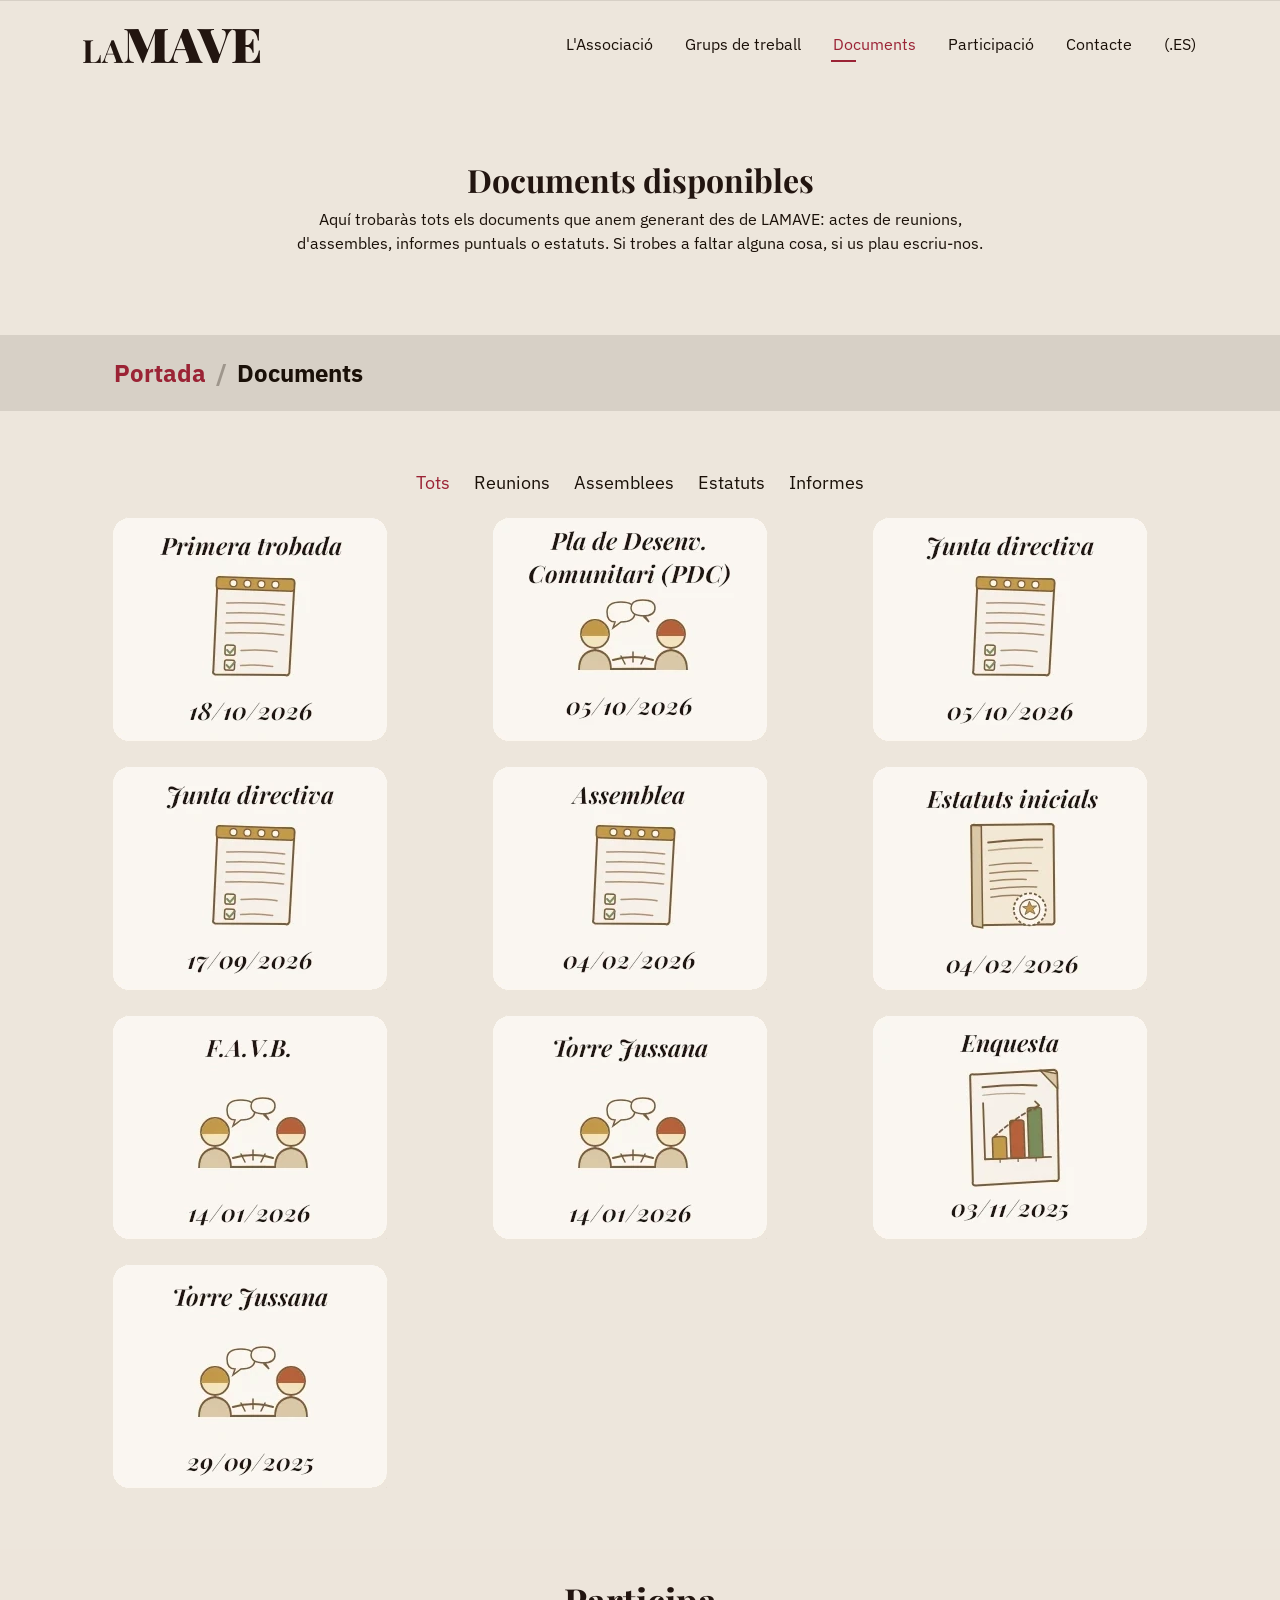
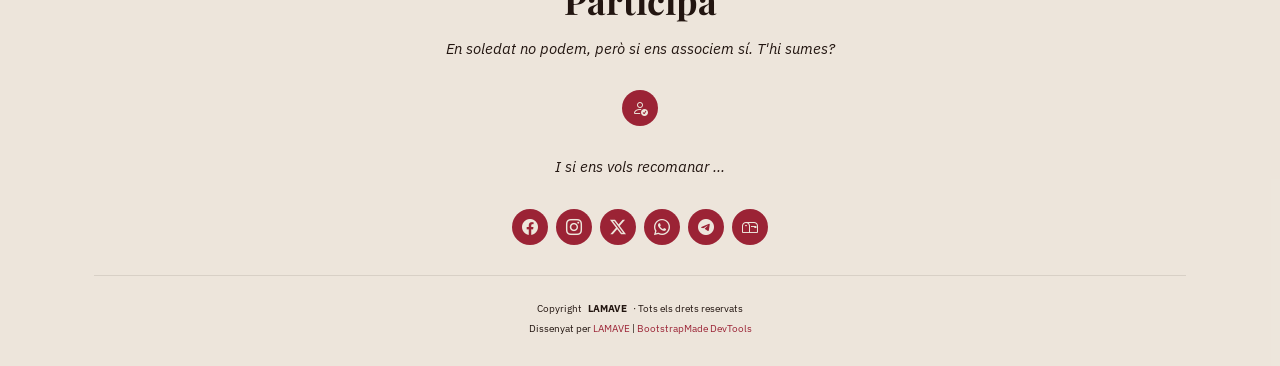
<file: docs.html>
<!DOCTYPE html>
<html lang="ca">

<head>
  <meta charset="utf-8">
  <meta content="width=device-width, initial-scale=1.0" name="viewport">
  <title>Documents | LAMAVE</title>
  <meta name="description" content="Documents generats durant l'activitat de LAMAVE, L'Associació Veïnal de La Marina del Prat Vermell. Vols llegir els nostres estatuts? Busques la darrera acta o un informe concret? Aquí ho trobaràs.">
  <meta name="keywords" content="LAMAVE, associació veïnal, documents, estatuts, reunions, informes, actes, La Marina del Prat Vermell, Zona Franca">

  <!-- Favicons -->
  <link href="assets/img/favicon.png" rel="icon">
  <link href="assets/img/apple-touch-icon.png" rel="apple-touch-icon">

  <!-- Fonts -->
  <link href="https://fonts.googleapis.com" rel="preconnect">
  <link href="https://fonts.gstatic.com" rel="preconnect" crossorigin>
  <link href="https://fonts.googleapis.com/css2?family=Playfair+Display:ital,wght@0,400;0,700;0,900;1,400;1,700&family=IBM+Plex+Sans:ital,wght@0,300;0,400;0,600;0,700;1,300;1,400&display=swap" rel="stylesheet">
  
  <!-- Vendor CSS Files -->
  <link href="assets/vendor/bootstrap/css/bootstrap.min.css" rel="stylesheet">
  <link href="assets/vendor/bootstrap-icons/bootstrap-icons.css" rel="stylesheet">
  <link href="assets/vendor/aos/aos.css" rel="stylesheet">
  <link href="assets/vendor/swiper/swiper-bundle.min.css" rel="stylesheet">
  <link href="assets/vendor/glightbox/css/glightbox.min.css" rel="stylesheet">

  <!-- Main CSS File -->
  <link href="assets/css/lamave-light.css" rel="stylesheet">
  <!-- <link href="assets/css/main.css" rel="stylesheet"> -->

  <!-- =======================================================
  * Template Name: Personal
  * Template URL: https://bootstrapmade.com/personal-free-resume-bootstrap-template/
  * Updated: Mar 05 2025 with Bootstrap v5.3.3
  * Author: BootstrapMade.com
  * License: https://bootstrapmade.com/license/
  ======================================================== -->
</head>

<body class="portfolio-page">

  <header id="header" class="header d-flex align-items-center fixed-top">
    <div class="container-fluid container-xl position-relative d-flex align-items-center justify-content-between">

      <!-- <a href="index.html" class="logo d-flex align-items-center"> -->
      <a href="index.html" class="logo d-flex"> 
        <!-- Uncomment the line below if you also wish to use an image logo -->
        <!-- <img src="assets/img/logo.webp" alt=""> -->
        <h2>LA</h2><h1>MAVE</h1>
        <!-- <h1 class="sitename">LAMAVE</h1> -->
      </a>

      <nav id="navmenu" class="navmenu">
        <ul>
          <!-- <li><a href="index.html">Portada</a></li> -->
          <li><a href="about.html">L'Associació</a></li>
          <!-- <li><a href="history.html">Història</a></li> -->
          <li><a href="groups.html">Grups de treball</a></li>
          <li><a href="docs.html" class="active">Documents</a></li>
          <!-- <li class="dropdown"><a href="#"><span>Dropdown</span> <i class="bi bi-chevron-down toggle-dropdown"></i></a>
            <ul>
              <li><a href="#">Dropdown 1</a></li>
              <li class="dropdown"><a href="#"><span>Deep Dropdown</span> <i class="bi bi-chevron-down toggle-dropdown"></i></a>
                <ul>
                  <li><a href="#">Deep Dropdown 1</a></li>
                  <li><a href="#">Deep Dropdown 2</a></li>
                  <li><a href="#">Deep Dropdown 3</a></li>
                  <li><a href="#">Deep Dropdown 4</a></li>
                  <li><a href="#">Deep Dropdown 5</a></li>
                </ul>
              </li>
              <li><a href="#">Dropdown 2</a></li>
              <li><a href="#">Dropdown 3</a></li>
              <li><a href="#">Dropdown 4</a></li>
            </ul>
          </li> -->
          <li><a href="join.html">Participació</a></li>
          <li><a href="contact.html">Contacte</a></li>
          <li><a href="https://lamave.es/docs.html">(.ES)</a></li>
        </ul>
        <i class="mobile-nav-toggle d-xl-none bi bi-list"></i>
      </nav>

    </div>
  </header>

  <main class="main">

    <!-- Page Title -->
    <div class="page-title" data-aos="fade">
      <div class="heading">
        <div class="container">
          <div class="row d-flex justify-content-center text-center">
            <div class="col-lg-8">
              <h1>Documents disponibles</h1>
              <p class="mb-0">Aquí trobaràs tots els documents que anem generant des de LAMAVE: actes de reunions, d'assembles, informes puntuals o estatuts. Si trobes a faltar alguna cosa, si us plau escriu-nos.</p>
            </div>
          </div>
        </div>
      </div>
      <nav class="breadcrumbs">
        <div class="container">
          <ol>
            <li><a href="index.html">Portada</a></li>
            <li class="current">Documents</li>
          </ol>
        </div>
      </nav>
    </div><!-- End Page Title -->

    <!-- Docs Section -->
    <section id="portfolio" class="portfolio section">

      <div class="container">

        <div class="isotope-layout" data-default-filter="*" data-layout="masonry" data-sort="original-order">

          <ul class="portfolio-filters isotope-filters" data-aos="fade-up" data-aos-delay="100">
            <li data-filter="*" class="filter-active">Tots</li>
            <li data-filter=".filter-app">Reunions</li>
            <li data-filter=".filter-product">Assemblees</li>
            <li data-filter=".filter-branding">Estatuts</li>
            <li data-filter=".filter-books">Informes</li>
          </ul><!-- End Docs Filters -->

          <div class="row gy-4 isotope-container" data-aos="fade-up" data-aos-delay="200">

            <div class="col-lg-4 col-md-6 portfolio-item isotope-item filter-product">
              <div class="portfolio-content h-100">
                <img src="assets/docs/trobada-261018-ca.webp" class="img-fluid" alt="">
                <div class="portfolio-info">
                  <h4>Primera trobada</h4>
                  <p>18 d'octubre del 2.026</p>
                  <a href="assets/docs/trobada-261018-es.pdf" title="Primera trobada" class="details-link"><i class="bi bi-link-45deg"></i></a>
                </div>
              </div>
            </div><!-- End Docs Item -->
            
            <div class="col-lg-4 col-md-6 portfolio-item isotope-item filter-app">
              <div class="portfolio-content h-100">
                <img src="assets/docs/reunio-pdc-261005.webp" class="img-fluid" alt="">
                <div class="portfolio-info">
                  <h4>Reunió Pla Desenv. Comunitari</h4>
                  <p>5 d'octubre del 2.026</p>
                  <a href="assets/docs/reunio-pdc-261005-es.pdf" title="Junta directiva" class="details-link"><i class="bi bi-link-45deg"></i></a>
                </div>
              </div>
            </div><!-- End Docs Item -->

            <div class="col-lg-4 col-md-6 portfolio-item isotope-item filter-app">
              <div class="portfolio-content h-100">
                <img src="assets/docs/reunio-junta-261005.webp" class="img-fluid" alt="">
                <div class="portfolio-info">
                  <h4>Junta directiva</h4>
                  <p>5 d'octubre del 2.026</p>
                  <a href="assets/docs/reunio-junta-261005-es.pdf" title="Junta directiva" class="details-link"><i class="bi bi-link-45deg"></i></a>
                </div>
              </div>
            </div><!-- End Docs Item -->
            
            <div class="col-lg-4 col-md-6 portfolio-item isotope-item filter-app">
              <div class="portfolio-content h-100">
                <img src="assets/docs/reunio-junta-260917.webp" class="img-fluid" alt="">
                <div class="portfolio-info">
                  <h4>Junta directiva</h4>
                  <p>17 de septembre del 2.026</p>
                  <a href="assets/docs/reunio-junta-260917-es.pdf" title="Junta directiva" class="details-link"><i class="bi bi-link-45deg"></i></a>
                </div>
              </div>
            </div><!-- End Docs Item -->
            
            <div class="col-lg-4 col-md-6 portfolio-item isotope-item filter-product">
              <div class="portfolio-content h-100">
                <img src="assets/docs/assemblea-260204-ca.webp" class="img-fluid" alt="">
                <div class="portfolio-info">
                  <h4>Assemblea Fundacional</h4>
                  <p>4 de febrer del 2.026</p>
                  <!-- <a href="assets/docs/assemblea-260204-ca.webp" title="Assemblea Constituent" data-gallery="portfolio-gallery-app" class="glightbox preview-link"><i class="bi bi-zoom-in"></i></a> -->
                  <a href="assets/docs/assemblea-260204-es.pdf" title="Assemblea Fundacional" class="details-link"><i class="bi bi-link-45deg"></i></a>
                </div>
              </div>
            </div><!-- End Docs Item -->

            <div class="col-lg-4 col-md-6 portfolio-item isotope-item filter-branding">
              <div class="portfolio-content h-100">
                <img src="assets/docs/estatuts-260204-ca.webp" class="img-fluid" alt="">
                <div class="portfolio-info">
                  <h4>Estatuts inicials</h4>
                  <p>4 de febrer del 2.026</p>
                  <!-- <a href="assets/docs/docs-10.webp" title="Product 1" data-gallery="portfolio-gallery-product" class="glightbox preview-link"><i class="bi bi-zoom-in"></i></a> -->
                  <a href="assets/docs/estatuts-260204-ca.pdf" title="Estatuts inicials" class="details-link"><i class="bi bi-link-45deg"></i></a>
                </div>
              </div>
            </div><!-- End Docs Item -->

            <div class="col-lg-4 col-md-6 portfolio-item isotope-item filter-app">
              <div class="portfolio-content h-100">
                <img src="assets/docs/reunio-favb-260114.webp" class="img-fluid" alt="">
                <div class="portfolio-info">
                  <h4>Reunió FAVB</h4>
                  <p>14 de gener del 2.026</p>
                  <!-- <a href="assets/docs/docs-7.webp" title="Branding 1" data-gallery="portfolio-gallery-branding" class="glightbox preview-link"><i class="bi bi-zoom-in"></i></a> -->
                  <a href="assets/docs/reunio-favb-260114-es.pdf" title="Reunió FAVB" class="details-link"><i class="bi bi-link-45deg"></i></a>
                </div>
              </div>
            </div><!-- End Docs Item -->

            <div class="col-lg-4 col-md-6 portfolio-item isotope-item filter-app">
              <div class="portfolio-content h-100">
                <img src="assets/docs/reunio-tjussana-260114.webp" class="img-fluid" alt="">
                <div class="portfolio-info">
                  <h4>Reunió Torre Jussana</h4>
                  <p>14 de gener del 2.026</p>
                  <!-- <a href="assets/docs/docs-4.webp" title="Branding 1" data-gallery="portfolio-gallery-book" class="glightbox preview-link"><i class="bi bi-zoom-in"></i></a> -->
                  <a href="assets/docs/reunio-tjussana-260114-es.pdf" title="Reunió Torre Jussana" class="details-link"><i class="bi bi-link-45deg"></i></a>
                </div>
              </div>
            </div><!-- End Docs Item -->

            <div class="col-lg-4 col-md-6 portfolio-item isotope-item filter-books">
              <div class="portfolio-content h-100">
                <img src="assets/docs/enquesta-251103-ca.webp" class="img-fluid" alt="">
                <div class="portfolio-info">
                  <h4>Enquesta per crear LAMAVE</h4>
                  <p>3 de novembre del 2.025</p>
                  <!-- <a href="assets/docs/docs-2.webp" title="App 2" data-gallery="portfolio-gallery-app" class="glightbox preview-link"><i class="bi bi-zoom-in"></i></a> -->
                  <a href="assets/docs/enquesta-251103-es.pdf" title="Enquesta per crear LAMAVE" class="details-link"><i class="bi bi-link-45deg"></i></a>
                </div>
              </div>
            </div><!-- End Docs Item -->

            <div class="col-lg-4 col-md-6 portfolio-item isotope-item filter-app">
              <div class="portfolio-content h-100">
                <img src="assets/docs/reunio-tjussana-250929.webp" class="img-fluid" alt="">
                <div class="portfolio-info">
                  <h4>Reunió Torre Jussana</h4>
                  <p>29 de setembre del 2.025</p>
                  <!-- <a href="assets/docs/docs-11.webp" title="Product 2" data-gallery="portfolio-gallery-product" class="glightbox preview-link"><i class="bi bi-zoom-in"></i></a> -->
                  <a href="assets/docs/reunio-tjussana-250929-es.pdf" title="Reunió Torre Jussana" class="details-link"><i class="bi bi-link-45deg"></i></a>
                </div>
              </div>
            </div><!-- End Docs Item -->

          </div><!-- End Docs Container -->

        </div>

      </div>

    </section><!-- /Docs Section -->

  </main>

 <footer id="footer" class="footer dark-background">
    <div class="container">
      <h3 class="sitename">Participa</h3>
      <p>En soledat no podem, però si ens associem sí. T'hi sumes?</p>
      <div class="social-links d-flex justify-content-center">
        <!-- <a href="join.html"><i class="bi bi-person-heart"></i></a> -->
        <a href="join.html"><i class="bi bi-person-check"></i></a>
	  </div>
	  <p> I si ens vols recomanar ... </p>
      <div class="social-links d-flex justify-content-center"> 
		<a href="https://www.facebook.com/sharer/sharer.php?u=https://lamave.cat/docs.html" target="_blank" rel="noopener"><i class="bi bi-facebook"></i></a>
        <a href="https://www.instagram.com/" target="_blank" rel="noopener"><i class="bi bi-instagram" ></i></a>
        <a href="https://twitter.com/intent/tweet?text=Dona-li una ullada! &url=https://lamave.cat/docs.html" target="_blank" rel="noopener"><i class="bi bi-twitter-x"></i></a>
        <a href="https://wa.me/?text=Dona-li%20una%20ullada:%20https://lamave.cat/docs.html" target="_blank" rel="noopener"><i class="bi bi-whatsapp" ></i></a>
        <a href="https://t.me/share/url?url=https://lamave.cat/docs.html&text=Dona-li%20una%20ullada!%20" target="_blank" rel="noopener"><i class="bi bi-telegram" ></i></a>
        <!-- <a href="https://linkedin.com/sharing/share-offsite/?url=https://lamave.cat/docs.html" target="_blank" rel="noopener"><i class="bi bi-linkedin"></i></a> -->
        <a href="mailto:?subject=LAMAVE, associació veïnal!&body=Dona-li una ullada: https://lamave.cat/docs.html" target="_blank" rel="noopener"><i class="bi bi-mailbox" ></i></a>
      </div>
      <div class="container">
        <div class="copyright">
          <span>Copyright</span> <strong class="px-1 sitename">LAMAVE</strong> <span>·  Tots els drets reservats</span>
        </div>
        <div class="credits">
          <!-- All the links in the footer should remain intact. -->
          <!-- You can delete the links only if you've purchased the pro version. -->
          <!-- Licensing information: https://bootstrapmade.com/license/ -->
          <!-- Purchase the pro version with working PHP/AJAX contact form: [buy-url] -->
          Dissenyat per <a href="https://lamave.cat/">LAMAVE</a> | <a href="https://bootstrapmade.com/">BootstrapMade</a> <a href="https://bootstrapmade.com/tools/">DevTools</a>
        </div>
      </div>
    </div>
  </footer>

  <!-- Scroll Top -->
  <a href="#" id="scroll-top" class="scroll-top d-flex align-items-center justify-content-center"><i class="bi bi-arrow-up-short"></i></a>

  <!-- Preloader -->
  <div id="preloader"></div>

  <!-- Vendor JS Files -->
  <script src="assets/vendor/bootstrap/js/bootstrap.bundle.min.js"></script>
  <!-- <script src="assets/vendor/php-email-form/validate.js"></script> -->
  <script src="assets/vendor/aos/aos.js"></script>
  <script src="assets/vendor/typed.js/typed.umd.js"></script>
  <script src="assets/vendor/purecounter/purecounter_vanilla.js"></script>
  <script src="assets/vendor/waypoints/noframework.waypoints.js"></script>
  <script src="assets/vendor/swiper/swiper-bundle.min.js"></script>
  <script src="assets/vendor/glightbox/js/glightbox.min.js"></script>
  <script src="assets/vendor/imagesloaded/imagesloaded.pkgd.min.js"></script>
  <script src="assets/vendor/isotope-layout/isotope.pkgd.min.js"></script>

  <!-- Main JS File -->
  <script src="assets/js/main.js"></script>

</body>

</html>
</file>
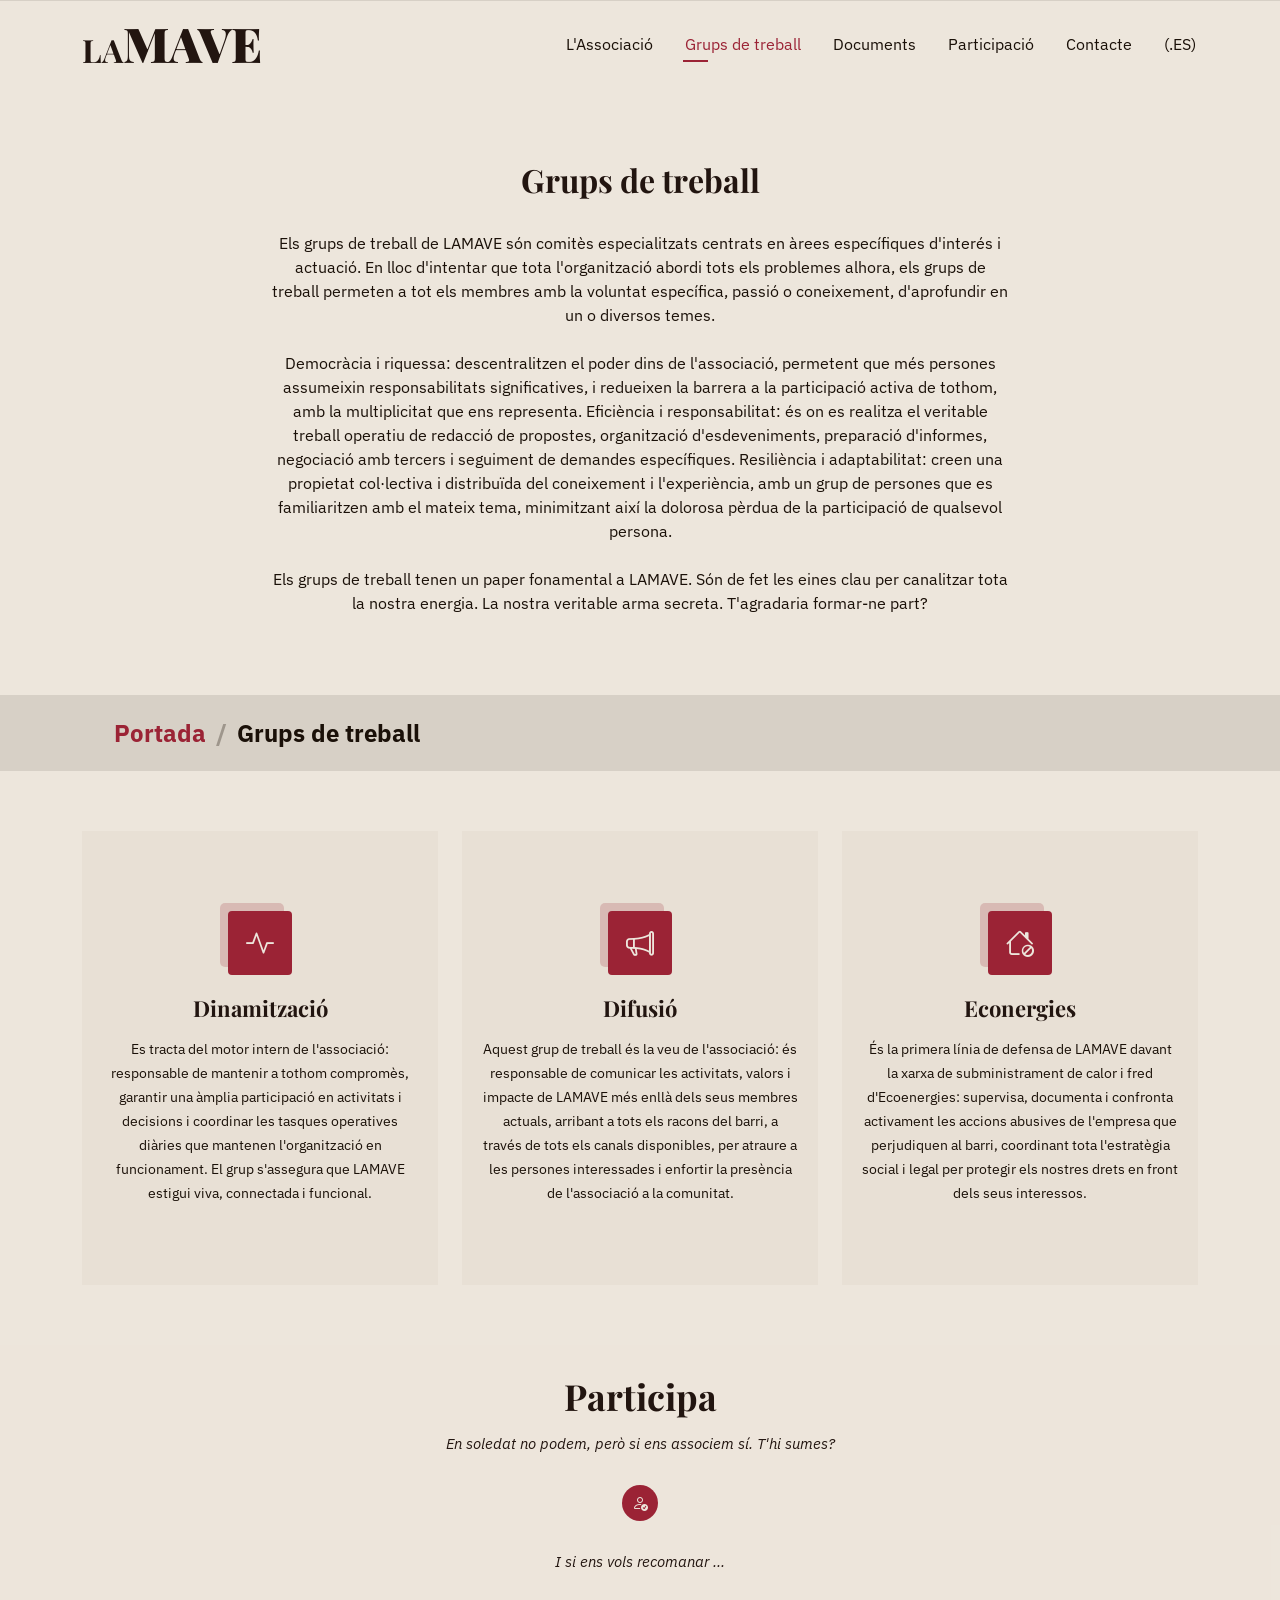
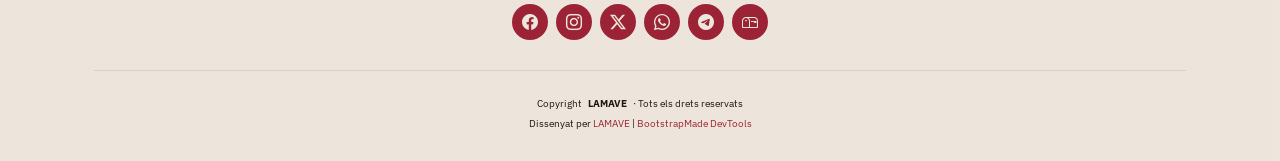
<file: groups.html>
<!DOCTYPE html>
<html lang="ca">

<head>
  <meta charset="utf-8">
  <meta content="width=device-width, initial-scale=1.0" name="viewport">
  <title>Grups de treball | LAMAVE</title>
  <meta name="description" content="Grups de treball de LAMAVE, L'Associació Veïnal de La Marina del Prat Vermell. T'hi apuntes a algun d'ells per donar-nos un cop de mà?.">
  <meta name="keywords" content="LAMAVE, associació veïnal, grups de treball, activitat, La Marina del Prat Vermell, Zona Franca">

  <!-- Favicons -->
  <link href="assets/img/favicon.png" rel="icon">
  <link href="assets/img/apple-touch-icon.png" rel="apple-touch-icon">

  <!-- Fonts -->
  <link href="https://fonts.googleapis.com" rel="preconnect">
  <link href="https://fonts.gstatic.com" rel="preconnect" crossorigin>
  <link href="https://fonts.googleapis.com/css2?family=Playfair+Display:ital,wght@0,400;0,700;0,900;1,400;1,700&family=IBM+Plex+Sans:ital,wght@0,300;0,400;0,600;0,700;1,300;1,400&display=swap" rel="stylesheet">
  
  <!-- Vendor CSS Files -->
  <link href="assets/vendor/bootstrap/css/bootstrap.min.css" rel="stylesheet">
  <link href="assets/vendor/bootstrap-icons/bootstrap-icons.css" rel="stylesheet">
  <link href="assets/vendor/aos/aos.css" rel="stylesheet">
  <link href="assets/vendor/swiper/swiper-bundle.min.css" rel="stylesheet">
  <link href="assets/vendor/glightbox/css/glightbox.min.css" rel="stylesheet">

  <!-- Main CSS File -->
  <link href="assets/css/lamave-light.css" rel="stylesheet">
  <!-- <link href="assets/css/main.css" rel="stylesheet"> -->

  <!-- =======================================================
  * Template Name: Personal
  * Template URL: https://bootstrapmade.com/personal-free-resume-bootstrap-template/
  * Updated: Mar 05 2025 with Bootstrap v5.3.3
  * Author: BootstrapMade.com
  * License: https://bootstrapmade.com/license/
  ======================================================== -->
</head>

<body class="services-page">

  <header id="header" class="header d-flex align-items-center fixed-top">
    <div class="container-fluid container-xl position-relative d-flex align-items-center justify-content-between">

      <!-- <a href="index.html" class="logo d-flex align-items-center"> -->
      <a href="index.html" class="logo d-flex"> 
        <!-- Uncomment the line below if you also wish to use an image logo -->
        <!-- <img src="assets/img/logo.webp" alt=""> -->
        <h2>LA</h2><h1>MAVE</h1>
        <!-- <h1 class="sitename">LAMAVE</h1> -->
      </a>

      <nav id="navmenu" class="navmenu">
        <ul>
          <!-- <li><a href="index.html">Portada</a></li> -->
          <li><a href="about.html">L'Associació</a></li>
          <!-- <li><a href="history.html">Història</a></li> -->
          <li><a href="groups.html" class="active">Grups de treball</a></li>
          <li><a href="docs.html">Documents</a></li>
          <!-- <li class="dropdown"><a href="#"><span>Dropdown</span> <i class="bi bi-chevron-down toggle-dropdown"></i></a>
            <ul>
              <li><a href="#">Dropdown 1</a></li>
              <li class="dropdown"><a href="#"><span>Deep Dropdown</span> <i class="bi bi-chevron-down toggle-dropdown"></i></a>
                <ul>
                  <li><a href="#">Deep Dropdown 1</a></li>
                  <li><a href="#">Deep Dropdown 2</a></li>
                  <li><a href="#">Deep Dropdown 3</a></li>
                  <li><a href="#">Deep Dropdown 4</a></li>
                  <li><a href="#">Deep Dropdown 5</a></li>
                </ul>
              </li>
              <li><a href="#">Dropdown 2</a></li>
              <li><a href="#">Dropdown 3</a></li>
              <li><a href="#">Dropdown 4</a></li>
            </ul>
          </li> -->
          <li><a href="join.html">Participació</a></li>
          <li><a href="contact.html">Contacte</a></li>
          <li><a href="https://lamave.es/groups.html">(.ES)</a></li>
        </ul>
        <i class="mobile-nav-toggle d-xl-none bi bi-list"></i>
      </nav>

    </div>
  </header>

  <main class="main">

    <!-- Page Title -->
    <div class="page-title" data-aos="fade">
      <div class="heading">
        <div class="container">
          <div class="row d-flex justify-content-center text-center">
            <div class="col-lg-8">
              <h1>Grups de treball</h1>
              <p class="mb-0"><br>Els grups de treball de LAMAVE són comitès especialitzats centrats en àrees específiques d'interés i actuació. En lloc d'intentar que tota l'organització abordi tots els problemes alhora, els grups de treball permeten a tot els membres amb la voluntat específica, passió o coneixement, d'aprofundir en un o diversos temes.</p>
              <p class="mb-0"><br>Democràcia i riquessa: descentralitzen el poder dins de l'associació, permetent que més persones assumeixin responsabilitats significatives, i redueixen la barrera a la participació activa de tothom, amb la multiplicitat que ens representa. Eficiència i responsabilitat: és on es realitza el veritable treball operatiu de redacció de propostes, organització d'esdeveniments, preparació d'informes, negociació amb tercers i seguiment de demandes específiques. Resiliència i adaptabilitat: creen una propietat col·lectiva i distribuïda del coneixement i l'experiència, amb un grup de persones que es familiaritzen amb el mateix tema, minimitzant així la dolorosa pèrdua de la participació de qualsevol persona.</p>
              <p class="mb-0"><br>Els grups de treball tenen un paper fonamental a LAMAVE. Són de fet les eines clau per canalitzar tota la nostra energia. La nostra veritable arma secreta. T'agradaria formar-ne part?</p>
            </div>
          </div>
        </div>
      </div>
      <nav class="breadcrumbs">
        <div class="container">
          <ol>
            <li><a href="index.html">Portada</a></li>
            <li class="current">Grups de treball</li>
          </ol>
        </div>
      </nav>
    </div><!-- End Page Title -->

    <!-- Services Section -->
    <section id="services" class="services section">

      <div class="container">

        <div class="row gy-4">

          <div class="col-lg-4 col-md-6" data-aos="fade-up" data-aos-delay="100">
            <div class="service-item  position-relative">
              <div class="icon">
                <i class="bi bi-activity"></i>
              </div>
              <a href="join.html" class="stretched-link">
                <h3>Dinamització</h3>
              </a>
              <p>Es tracta del motor intern de l'associació: responsable de mantenir a tothom compromès, garantir una àmplia participació en activitats i decisions i coordinar les tasques operatives diàries que mantenen l'organització en funcionament. El grup s'assegura que LAMAVE estigui viva, connectada i funcional.</p>
            </div>
          </div>

          <div class="col-lg-4 col-md-6" data-aos="fade-up" data-aos-delay="200">
            <div class="service-item position-relative">
              <div class="icon">
                <i class="bi bi-megaphone"></i>
              </div>
              <a href="join.html" class="stretched-link">
                <h3>Difusió</h3>
              </a>
              <p>Aquest grup de treball és la veu de l'associació: és responsable de comunicar les activitats, valors i impacte de LAMAVE més enllà dels seus membres actuals, arribant a tots els racons del barri, a través de tots els canals disponibles, per atraure a les persones interessades i enfortir la presència de l'associació a la comunitat.</p>
            </div>
          </div>

          <div class="col-lg-4 col-md-6" data-aos="fade-up" data-aos-delay="300">
            <div class="service-item position-relative">
              <div class="icon">
                <i class="bi bi-house-slash"></i>
              </div>
              <a href="join.html" class="stretched-link">
                <h3>Econergies</h3>
              </a>
              <p>És la primera línia de defensa de LAMAVE davant la xarxa de subministrament de calor i fred d'Ecoenergies: supervisa, documenta i confronta activament les accions abusives de l'empresa que perjudiquen al barri, coordinant tota l'estratègia social i legal per protegir els nostres drets en front dels seus interessos.</p>
            </div>
          </div>

          <!-- <div class="col-lg-4 col-md-6" data-aos="fade-up" data-aos-delay="400">
            <div class="service-item position-relative">
              <div class="icon">
                <i class="bi bi-bounding-box-circles"></i>
              </div>
              <a href="join.html" class="stretched-link">
                <h3>Asperiores Commodit</h3>
              </a>
              <p>Non et temporibus minus omnis sed dolor esse consequatur. Cupiditate sed error ea fuga sit provident adipisci neque.</p>
              <a href="service-details.html" class="stretched-link"></a>
            </div>
          </div> -->

          <!-- <div class="col-lg-4 col-md-6" data-aos="fade-up" data-aos-delay="500">
            <div class="service-item position-relative">
              <div class="icon">
                <i class="bi bi-calendar4-week"></i>
              </div>
              <a href="join.html" class="stretched-link">
                <h3>Velit Doloremque</h3>
              </a>
              <p>Cumque et suscipit saepe. Est maiores autem enim facilis ut aut ipsam corporis aut. Sed animi at autem alias eius labore.</p>
              <a href="service-details.html" class="stretched-link"></a>
            </div>
          </div> -->

          <!-- <div class="col-lg-4 col-md-6" data-aos="fade-up" data-aos-delay="600">
            <div class="service-item position-relative">
              <div class="icon">
                <i class="bi bi-chat-square-text"></i>
              </div>
              <a href="join.html" class="stretched-link">
                <h3>Dolori Architecto</h3>
              </a>
              <p>Hic molestias ea quibusdam eos. Fugiat enim doloremque aut neque non et debitis iure. Corrupti recusandae ducimus enim.</p>
              <a href="service-details.html" class="stretched-link"></a>
            </div>
          </div> -->

        </div>

      </div>

    </section><!-- /Services Section -->

  </main>

  <footer id="footer" class="footer dark-background">
    <div class="container">
      <h3 class="sitename">Participa</h3>
      <p>En soledat no podem, però si ens associem sí. T'hi sumes?</p>
      <div class="social-links d-flex justify-content-center">
        <!-- <a href="join.html"><i class="bi bi-person-heart"></i></a> -->
        <a href="join.html"><i class="bi bi-person-check"></i></a>
	  </div>
	  <p> I si ens vols recomanar ... </p>
      <div class="social-links d-flex justify-content-center"> 
		<a href="https://www.facebook.com/sharer/sharer.php?u=https://lamave.cat/groups.html" target="_blank" rel="noopener"><i class="bi bi-facebook"></i></a>
        <a href="https://www.instagram.com/" target="_blank" rel="noopener"><i class="bi bi-instagram" ></i></a>
        <a href="https://twitter.com/intent/tweet?text=Dona-li una ullada! &url=https://lamave.cat/groups.html" target="_blank" rel="noopener"><i class="bi bi-twitter-x"></i></a>
        <a href="https://wa.me/?text=Dona-li%20una%20ullada:%20https://lamave.cat/groups.html" target="_blank" rel="noopener"><i class="bi bi-whatsapp" ></i></a>
        <a href="https://t.me/share/url?url=https://lamave.cat/groups.html&text=Dona-li%20una%20ullada!%20" target="_blank" rel="noopener"><i class="bi bi-telegram" ></i></a>
        <!-- <a href="https://linkedin.com/sharing/share-offsite/?url=https://lamave.cat/groups.html" target="_blank" rel="noopener"><i class="bi bi-linkedin"></i></a> -->
        <a href="mailto:?subject=LAMAVE, associació veïnal!&body=Dona-li una ullada: https://lamave.cat/groups.html" target="_blank" rel="noopener"><i class="bi bi-mailbox" ></i></a>
      </div>
      <div class="container">
        <div class="copyright">
          <span>Copyright</span> <strong class="px-1 sitename">LAMAVE</strong> <span>·  Tots els drets reservats</span>
        </div>
        <div class="credits">
          <!-- All the links in the footer should remain intact. -->
          <!-- You can delete the links only if you've purchased the pro version. -->
          <!-- Licensing information: https://bootstrapmade.com/license/ -->
          <!-- Purchase the pro version with working PHP/AJAX contact form: [buy-url] -->
          Dissenyat per <a href="https://lamave.cat/">LAMAVE</a> | <a href="https://bootstrapmade.com/">BootstrapMade</a> <a href="https://bootstrapmade.com/tools/">DevTools</a>
        </div>
      </div>
    </div>
  </footer>

  <!-- Scroll Top -->
  <a href="#" id="scroll-top" class="scroll-top d-flex align-items-center justify-content-center"><i class="bi bi-arrow-up-short"></i></a>

  <!-- Preloader -->
  <div id="preloader"></div>

  <!-- Vendor JS Files -->
  <script src="assets/vendor/bootstrap/js/bootstrap.bundle.min.js"></script>
  <!-- <script src="assets/vendor/php-email-form/validate.js"></script> -->
  <script src="assets/vendor/aos/aos.js"></script>
  <script src="assets/vendor/typed.js/typed.umd.js"></script>
  <script src="assets/vendor/purecounter/purecounter_vanilla.js"></script>
  <script src="assets/vendor/waypoints/noframework.waypoints.js"></script>
  <script src="assets/vendor/swiper/swiper-bundle.min.js"></script>
  <script src="assets/vendor/glightbox/js/glightbox.min.js"></script>
  <script src="assets/vendor/imagesloaded/imagesloaded.pkgd.min.js"></script>
  <script src="assets/vendor/isotope-layout/isotope.pkgd.min.js"></script>
  
  <!-- Main JS File -->
  <script src="assets/js/main.js"></script>

</body>

</html>
</file>
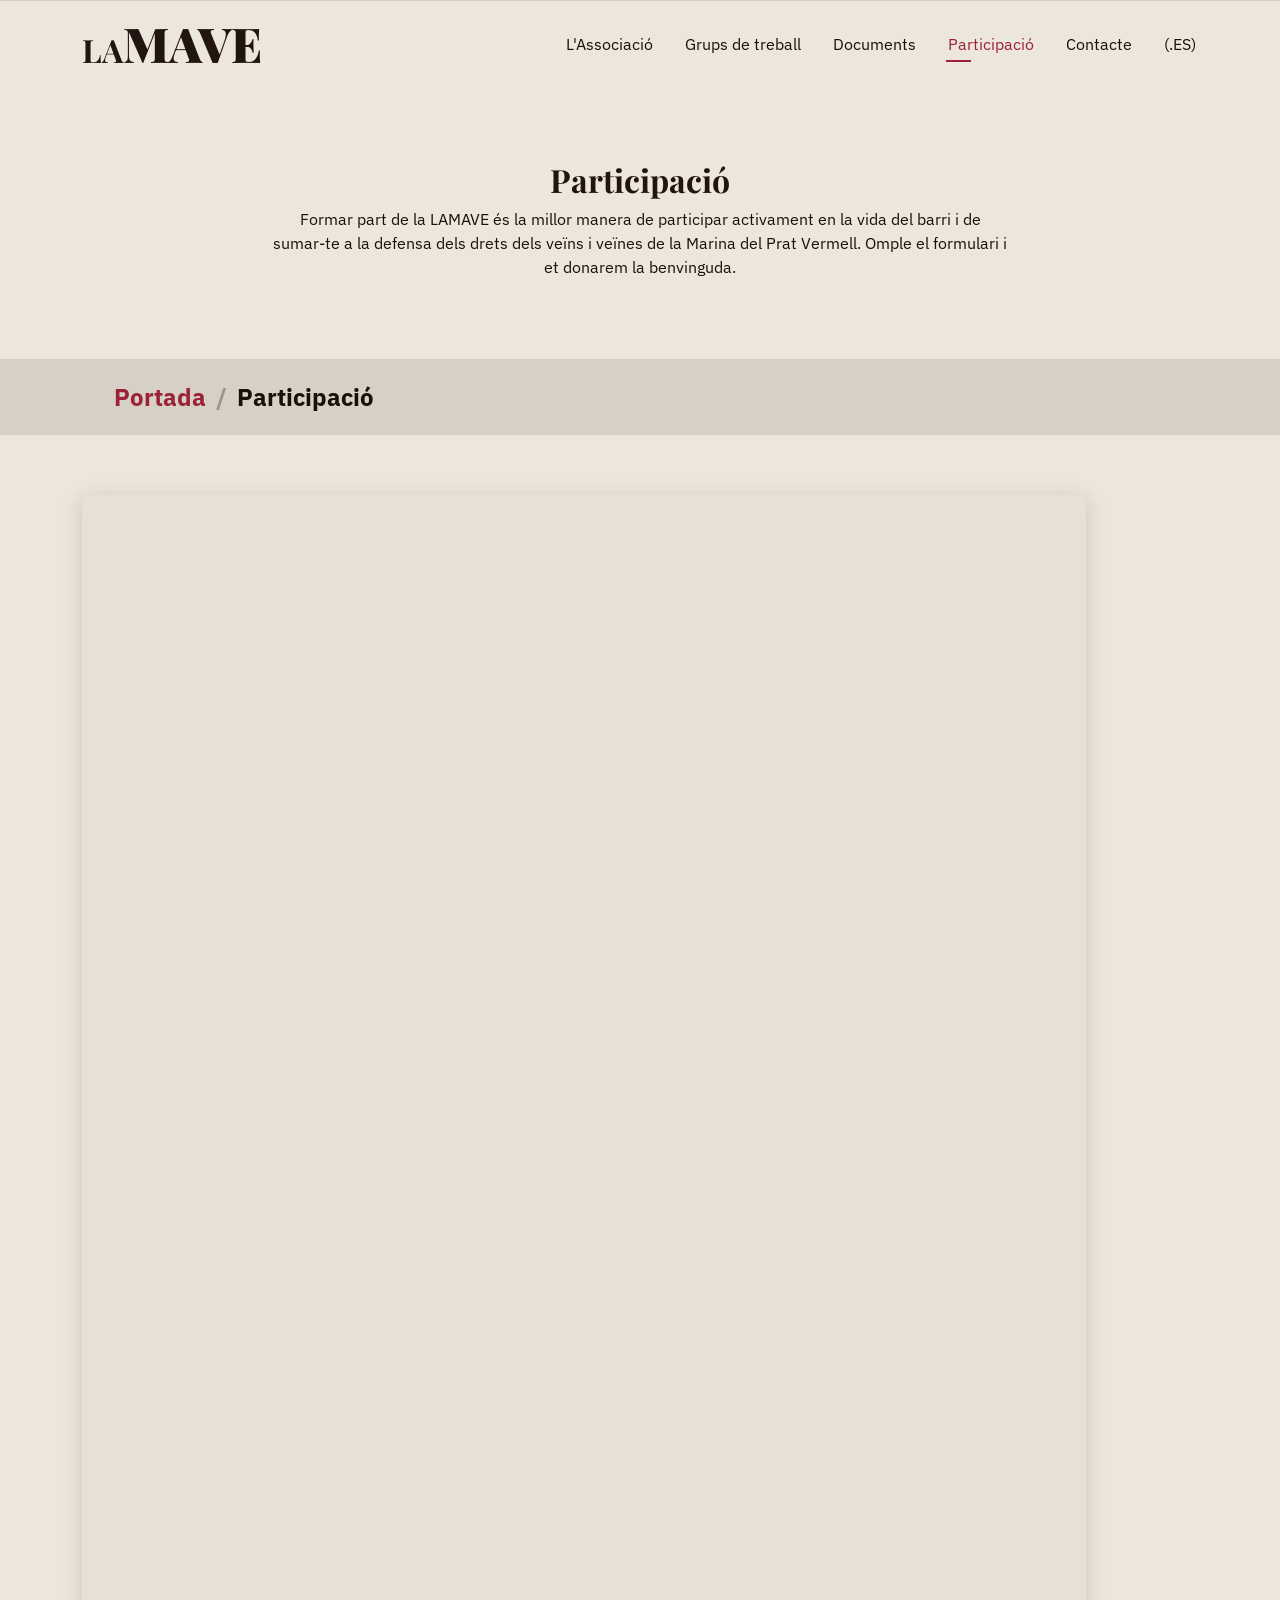
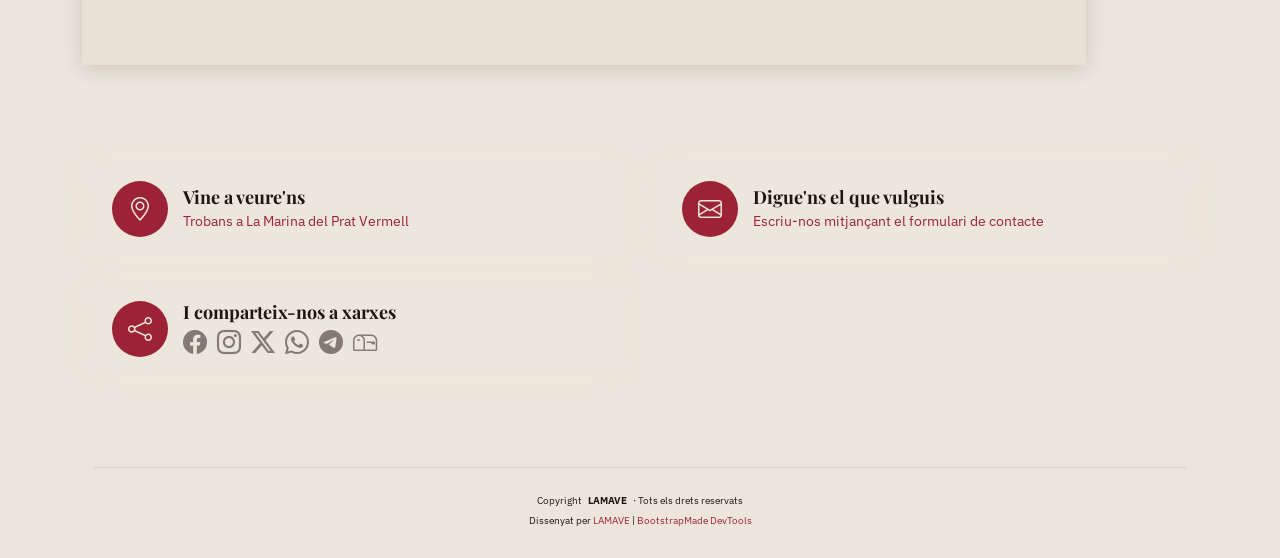
<file: join.html>
<!DOCTYPE html>
<html lang="ca">

<head>
  <meta charset="utf-8">
  <meta content="width=device-width, initial-scale=1.0" name="viewport">
  <title>Participació | LAMAVE</title>
  <meta name="description" content="Pàgina per afiliar-se a la LAMAVE, L'Associació Veïnal de La Marina del Prat Vermell. En soledat no podem, però si ens associem sí. T'hi esperem!.">
  <meta name="keywords" content="LAMAVE, associació veïnal, afiliar-se, associar-se, unir-se, La Marina del Prat Vermell, Zona Franca">

  <!-- Favicons -->
  <link href="assets/img/favicon.png" rel="icon">
  <link href="assets/img/apple-touch-icon.png" rel="apple-touch-icon">

  <!-- Fonts -->
  <link href="https://fonts.googleapis.com" rel="preconnect">
  <link href="https://fonts.gstatic.com" rel="preconnect" crossorigin>
  <link href="https://fonts.googleapis.com/css2?family=Playfair+Display:ital,wght@0,400;0,700;0,900;1,400;1,700&family=IBM+Plex+Sans:ital,wght@0,300;0,400;0,600;0,700;1,300;1,400&display=swap" rel="stylesheet">
  
  <!-- Vendor CSS Files -->
  <link href="assets/vendor/bootstrap/css/bootstrap.min.css" rel="stylesheet">
  <link href="assets/vendor/bootstrap-icons/bootstrap-icons.css" rel="stylesheet">
  <link href="assets/vendor/aos/aos.css" rel="stylesheet">
  <link href="assets/vendor/swiper/swiper-bundle.min.css" rel="stylesheet">
  <link href="assets/vendor/glightbox/css/glightbox.min.css" rel="stylesheet">

  <!-- Main CSS File -->
  <link href="assets/css/lamave-light.css" rel="stylesheet">
  <!-- <link href="assets/css/main.css" rel="stylesheet"> -->

  <!-- =======================================================
  * Template Name: Personal
  * Template URL: https://bootstrapmade.com/personal-free-resume-bootstrap-template/
  * Updated: Mar 05 2025 with Bootstrap v5.3.3
  * Author: BootstrapMade.com
  * License: https://bootstrapmade.com/license/
  ======================================================== -->
</head>

<body class="service-details-page">

  <header id="header" class="header d-flex align-items-center fixed-top">
    <div class="container-fluid container-xl position-relative d-flex align-items-center justify-content-between">

      <!-- <a href="index.html" class="logo d-flex align-items-center"> -->
      <a href="index.html" class="logo d-flex">
        <!-- Uncomment the line below if you also wish to use an image logo -->
        <!-- <img src="assets/img/logo.webp" alt=""> -->
        <h2>LA</h2><h1>MAVE</h1>
        <!-- <h1 class="sitename">LAMAVE</h1> -->
      </a>

      <nav id="navmenu" class="navmenu">
        <ul>
          <!-- <li><a href="index.html">Portada</a></li> -->
          <li><a href="about.html">L'Associació</a></li>
          <!-- <li><a href="history.html">Història</a></li> -->
          <li><a href="groups.html">Grups de treball</a></li>
          <li><a href="docs.html">Documents</a></li>
          <!-- <li class="dropdown"><a href="#"><span>Dropdown</span> <i class="bi bi-chevron-down toggle-dropdown"></i></a>
            <ul>
              <li><a href="#">Dropdown 1</a></li>
              <li class="dropdown"><a href="#"><span>Deep Dropdown</span> <i class="bi bi-chevron-down toggle-dropdown"></i></a>
                <ul>
                  <li><a href="#">Deep Dropdown 1</a></li>
                  <li><a href="#">Deep Dropdown 2</a></li>
                  <li><a href="#">Deep Dropdown 3</a></li>
                  <li><a href="#">Deep Dropdown 4</a></li>
                  <li><a href="#">Deep Dropdown 5</a></li>
                </ul>
              </li>
              <li><a href="#">Dropdown 2</a></li>
              <li><a href="#">Dropdown 3</a></li>
              <li><a href="#">Dropdown 4</a></li>
            </ul>
          </li> -->
          <li><a href="join.html" class="active">Participació</a></li>
          <li><a href="contact.html">Contacte</a></li>
          <li><a href="https://lamave.es/join.html">(.ES)</a></li>
        </ul>
        <i class="mobile-nav-toggle d-xl-none bi bi-list"></i>
      </nav>

    </div>
  </header>

  <main class="main">

    <!-- Page Title -->
    <div class="page-title" data-aos="fade">
      <div class="heading">
        <div class="container">
          <div class="row d-flex justify-content-center text-center">
            <div class="col-lg-8">
              <h1>Participació</h1>
              <p class="mb-0">Formar part de la LAMAVE és la millor manera de participar activament en la vida del barri i de sumar-te a la defensa dels drets dels veïns i veïnes de la Marina del Prat Vermell. Omple el formulari i et donarem la benvinguda.</p>
            </div>
          </div>
        </div>
      </div>
      <nav class="breadcrumbs">
        <div class="container">
          <ol>
            <li><a href="index.html">Portada</a></li>
            <li class="current">Participació</li>
          </ol>
        </div>
      </nav>
    </div><!-- End Page Title -->

    <!-- Get involved Section -->
    <section id="contact" class="contact section">

      <div class="container" data-aos="fade-up" data-aos-delay="100">
		  
		<!-- Form -->
		
		<!-- <div style="width:100%;height:500px;background:var(--surface-color);font-family: var(--default-font);box-shadow: 0 4px 20px rgba(26,16,8,0.15);" data-fillout-id="uDU3EUum4sus" data-fillout-embed-type="standard" data-fillout-inherit-parameters data-fillout-dynamic-resize>
			<script src="https://server.fillout.com/embed/v1/"></script>
		</div> -->
		
		<div style="width: calc(90%); height: 130vh; overflow: hidden; position: relative; background: var(--surface-color); font-family: var(--default-font); box-shadow: 0 4px 20px rgba(26,16,8,0.15);">
		<iframe style="position: absolute; top: -80px; left: 0; width: calc(100%); height: calc(100% + 80px); border: none; background: var(--surface-color); font-family: var(--default-font); box-shadow: 0 4px 20px rgba(26,16,8,0.15);" scrolling="yes" src="https://framaforms.org/pc-1788144438?form_only=1"></iframe>
		</div>
		
		<!-- End of the Form -->

		<div class="row gy-4">
			
		  <div class="col-md-6">
		  </div>
		  <div class="col-md-6">
		  </div>
		  <div class="col-md-6">
		  </div>
		  <div class="col-md-6">
		  </div>
		  <div class="col-md-6">
		  </div>
		  <div class="col-md-6">
		  </div>
		  <div class="col-md-6">
		  </div>
		  <div class="col-md-6">
		  </div>

		  <div class="col-md-6">
            <div class="info-item d-flex align-items-center" data-aos="fade-up" data-aos-delay="200">
              <i class="icon bi bi-geo-alt flex-shrink-0"></i>
              <div>
                <h3>Vine a veure'ns</h3>
                <p><a href="https://www.openstreetmap.org/?#map=14/41.34498/2.13246" target="_blank" rel="noopener">Trobans a La Marina del Prat Vermell</a></p>
                <!-- <p><a href="https://maps.app.goo.gl/Jzmtj1QyZLxCrCLJ9" target="_blank" rel="noopener">Trobans a La Marina del Prat Vermell</a></p> -->
              </div>
            </div>
          </div><!-- End Info Item -->

          <!-- <div class="col-md-6">
            <div class="info-item d-flex align-items-center" data-aos="fade-up" data-aos-delay="300">
              <i class="icon bi bi-telephone flex-shrink-0"></i>
              <div>
                <h3>Estigues al dia</h3>
                <p><a href="https://chat.whatsapp.com/FPthwAiU5uEBCdHUXamUTn" target="_blank" rel="noopener">Entra al grup de whatsapp</a></p>
              </div>
            </div>
          </div> --><!-- End Info Item -->

          <div class="col-md-6">
            <div class="info-item d-flex align-items-center" data-aos="fade-up" data-aos-delay="400">
              <i class="icon bi bi-envelope flex-shrink-0"></i>
              <div>
                <h3>Digue'ns el que vulguis</h3>
                <p><a href="contact.html" target="_blank" rel="noopener">Escriu-nos mitjançant el formulari de contacte</a></p>
              </div>
            </div>
          </div><!-- End Info Item -->

          <div class="col-md-6">
            <div class="info-item d-flex align-items-center" data-aos="fade-up" data-aos-delay="500">
              <i class="icon bi bi-share flex-shrink-0"></i>
              <div>
                <h3>I comparteix-nos a xarxes</h3>
                <div class="social-links">
                  <a href="https://www.facebook.com/sharer/sharer.php?u=https://lamave.cat/join.html" target="_blank" rel="noopener"><i class="bi bi-facebook"></i></a>
                  <a href="https://www.instagram.com/" target="_blank" rel="noopener"><i class="bi bi-instagram" ></i></a>
                  <a href="https://twitter.com/intent/tweet?text=Dona-li una ullada! &url=https://lamave.cat/join.html" target="_blank" rel="noopener"><i class="bi bi-twitter-x"></i></a>
                  <a href="https://wa.me/?text=Dona-li%20una%20ullada:%20https://lamave.cat/join.html" target="_blank" rel="noopener"><i class="bi bi-whatsapp"></i></a>
                  <a href="https://t.me/share/url?url=https://lamave.cat/join.html&text=Dona-li%20una%20ullada!%20" target="_blank" rel="noopener"><i class="bi bi-telegram"></i></a>
                  <!-- <a href="https://linkedin.com/sharing/share-offsite/?url=https://lamave.cat/join.html" target="_blank" rel="noopener"><i class="bi bi-linkedin"></i></a> -->
                  <a href="mailto:?subject=LAMAVE, associació veïnal!&body=Dona-li una ullada: https://lamave.cat/join.html" target="_blank" rel="noopener"><i class="bi bi-mailbox" ></i></a>
                </div>
              </div>
            </div>
          </div><!-- End Info Item -->

        </div>

        <!-- <form action="forms/contact.php" method="post" class="php-email-form" data-aos="fade-up" data-aos-delay="600">
          <div class="row gy-4">

            <div class="col-md-6">
              <input type="text" name="name" class="form-control" placeholder="Your Name" required="">
            </div>

            <div class="col-md-6 ">
              <input type="email" class="form-control" name="email" placeholder="Your Email" required="">
            </div>

            <div class="col-md-12">
              <input type="text" class="form-control" name="subject" placeholder="Subject" required="">
            </div>

            <div class="col-md-12">
              <textarea class="form-control" name="message" rows="6" placeholder="Message" required=""></textarea>
            </div>

            <div class="col-md-12 text-center">
              <div class="loading">Loading</div>
              <div class="error-message"></div>
              <div class="sent-message">Your message has been sent. Thank you!</div>

              <button type="submit">Send Message</button>
            </div>

          </div>
        </form>-->

      </div>

    </section><!-- /Contact Section -->

  </main>

<footer id="footer" class="footer dark-background">
    <div class="container">

      <div class="container">
        <div class="copyright">
          <span>Copyright</span> <strong class="px-1 sitename">LAMAVE</strong> <span>·  Tots els drets reservats</span>
        </div>
        <div class="credits">
          <!-- All the links in the footer should remain intact. -->
          <!-- You can delete the links only if you've purchased the pro version. -->
          <!-- Licensing information: https://bootstrapmade.com/license/ -->
          <!-- Purchase the pro version with working PHP/AJAX contact form: [buy-url] -->
          Dissenyat per <a href="https://lamave.cat/">LAMAVE</a> | <a href="https://bootstrapmade.com/">BootstrapMade</a> <a href="https://bootstrapmade.com/tools/">DevTools</a>
        </div>
      </div>
    </div>
  </footer>

  <!-- Scroll Top -->
  <a href="#" id="scroll-top" class="scroll-top d-flex align-items-center justify-content-center"><i class="bi bi-arrow-up-short"></i></a>

  <!-- Preloader -->
  <div id="preloader"></div>

  <!-- Vendor JS Files -->
  <script src="assets/vendor/bootstrap/js/bootstrap.bundle.min.js"></script>
  <!-- <script src="assets/vendor/php-email-form/validate.js"></script> -->
  <script src="assets/vendor/aos/aos.js"></script>
  <script src="assets/vendor/typed.js/typed.umd.js"></script>
  <script src="assets/vendor/purecounter/purecounter_vanilla.js"></script>
  <script src="assets/vendor/waypoints/noframework.waypoints.js"></script>
  <script src="assets/vendor/swiper/swiper-bundle.min.js"></script>
  <script src="assets/vendor/glightbox/js/glightbox.min.js"></script>
  <script src="assets/vendor/imagesloaded/imagesloaded.pkgd.min.js"></script>
  <script src="assets/vendor/isotope-layout/isotope.pkgd.min.js"></script>

  <!-- Main JS File -->
  <script src="assets/js/main.js"></script>

</body>

</html>
</file>
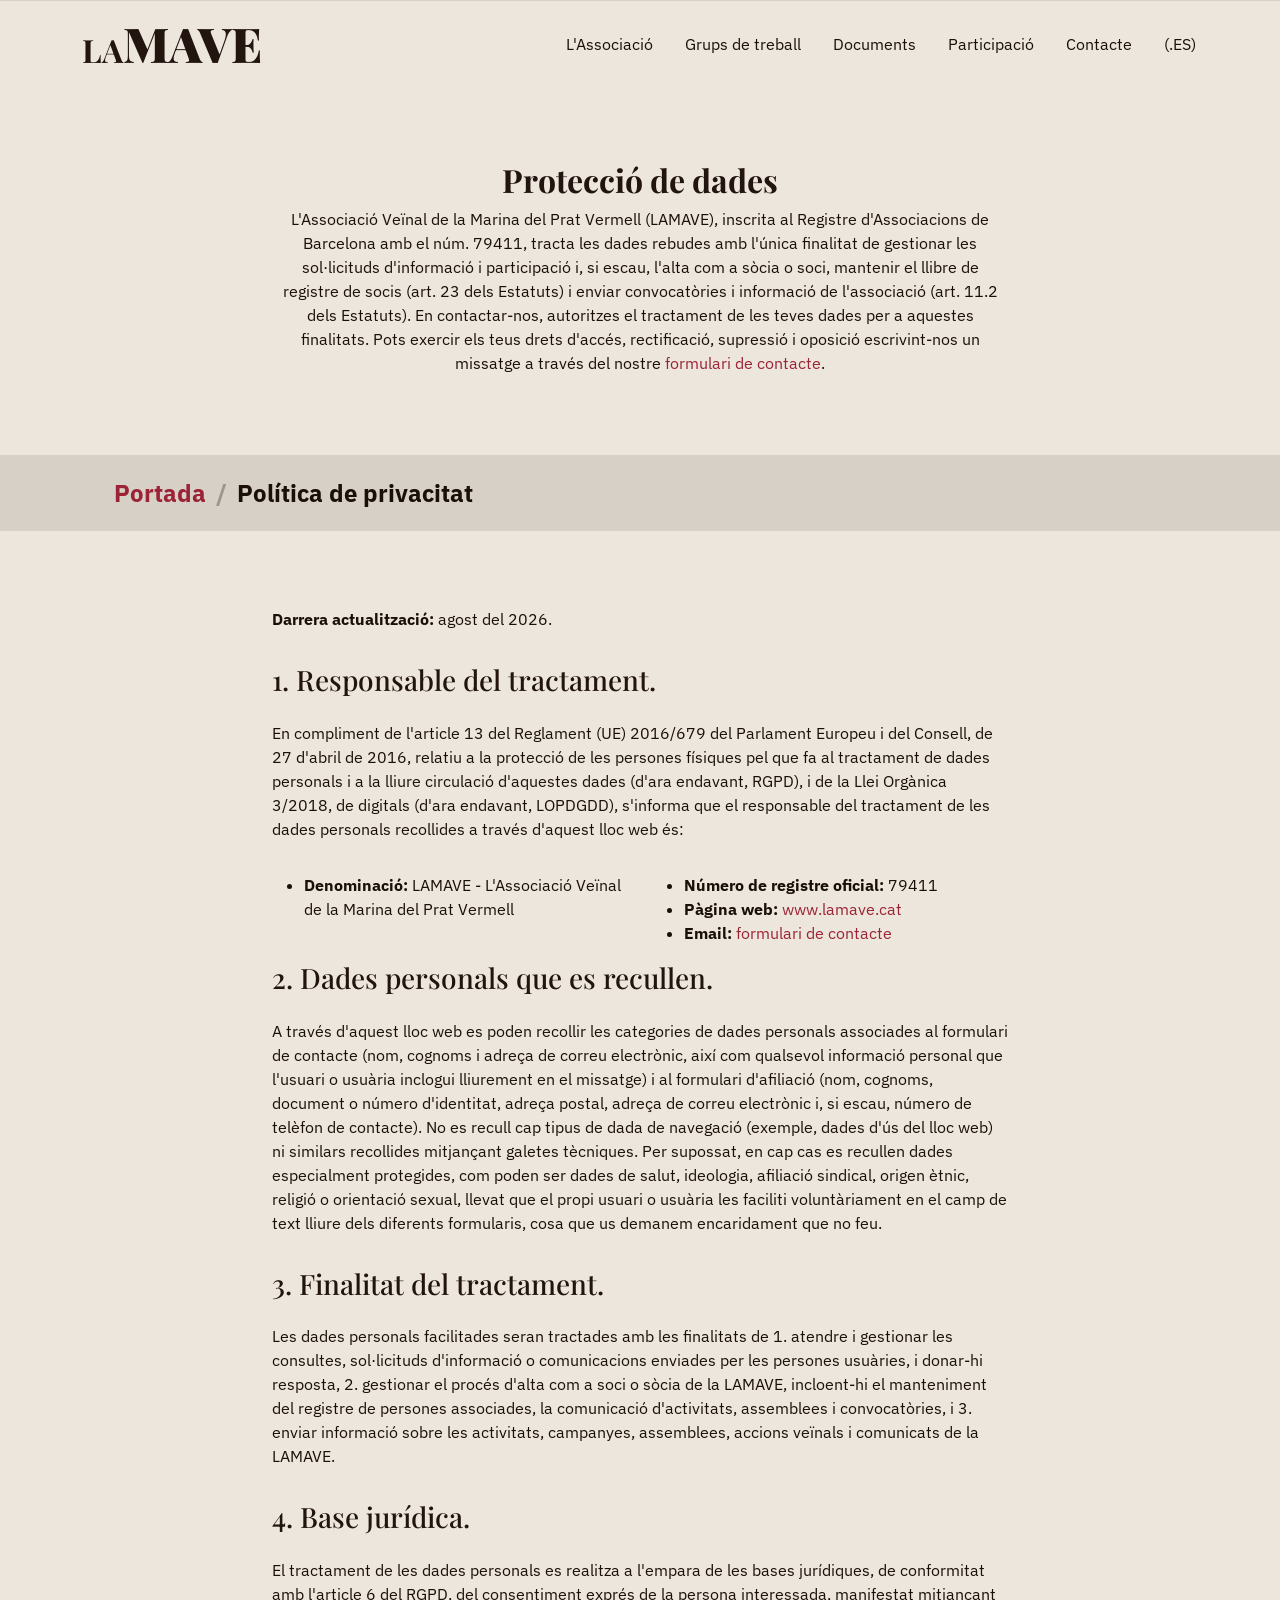
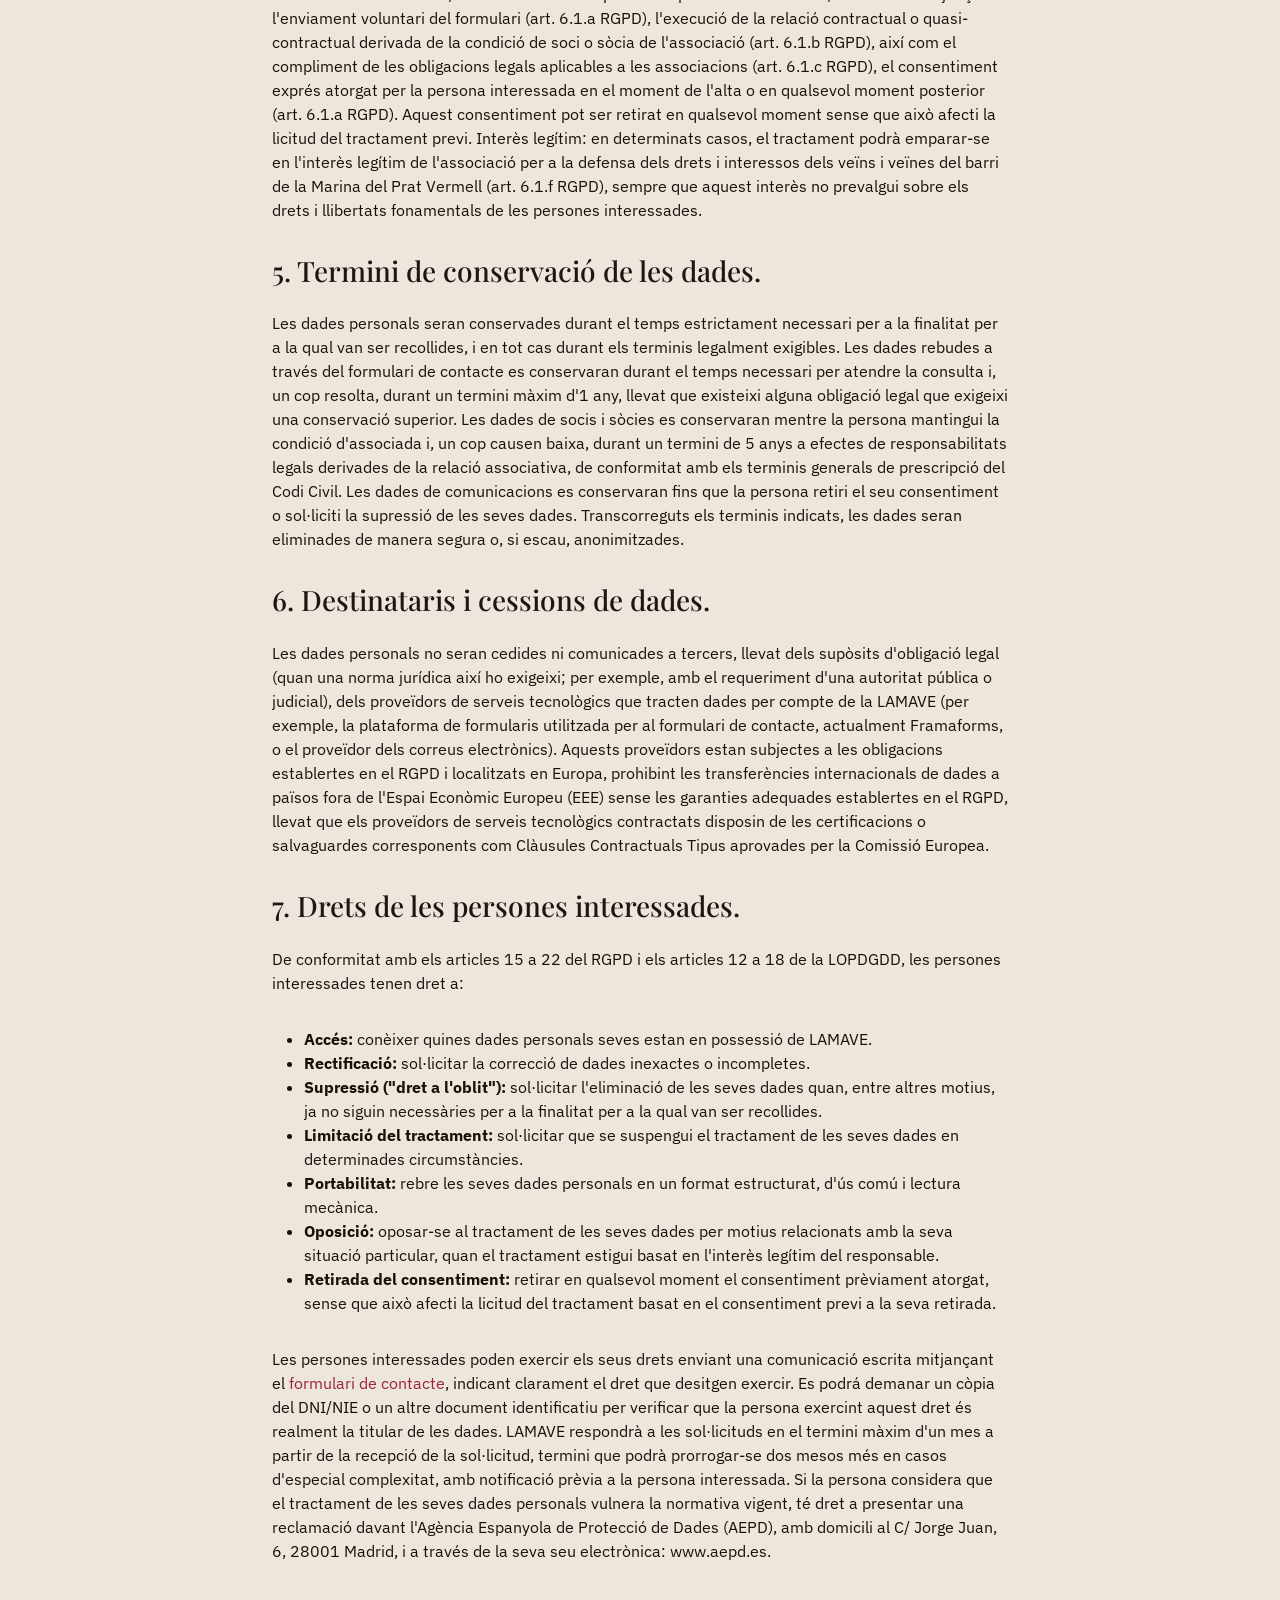
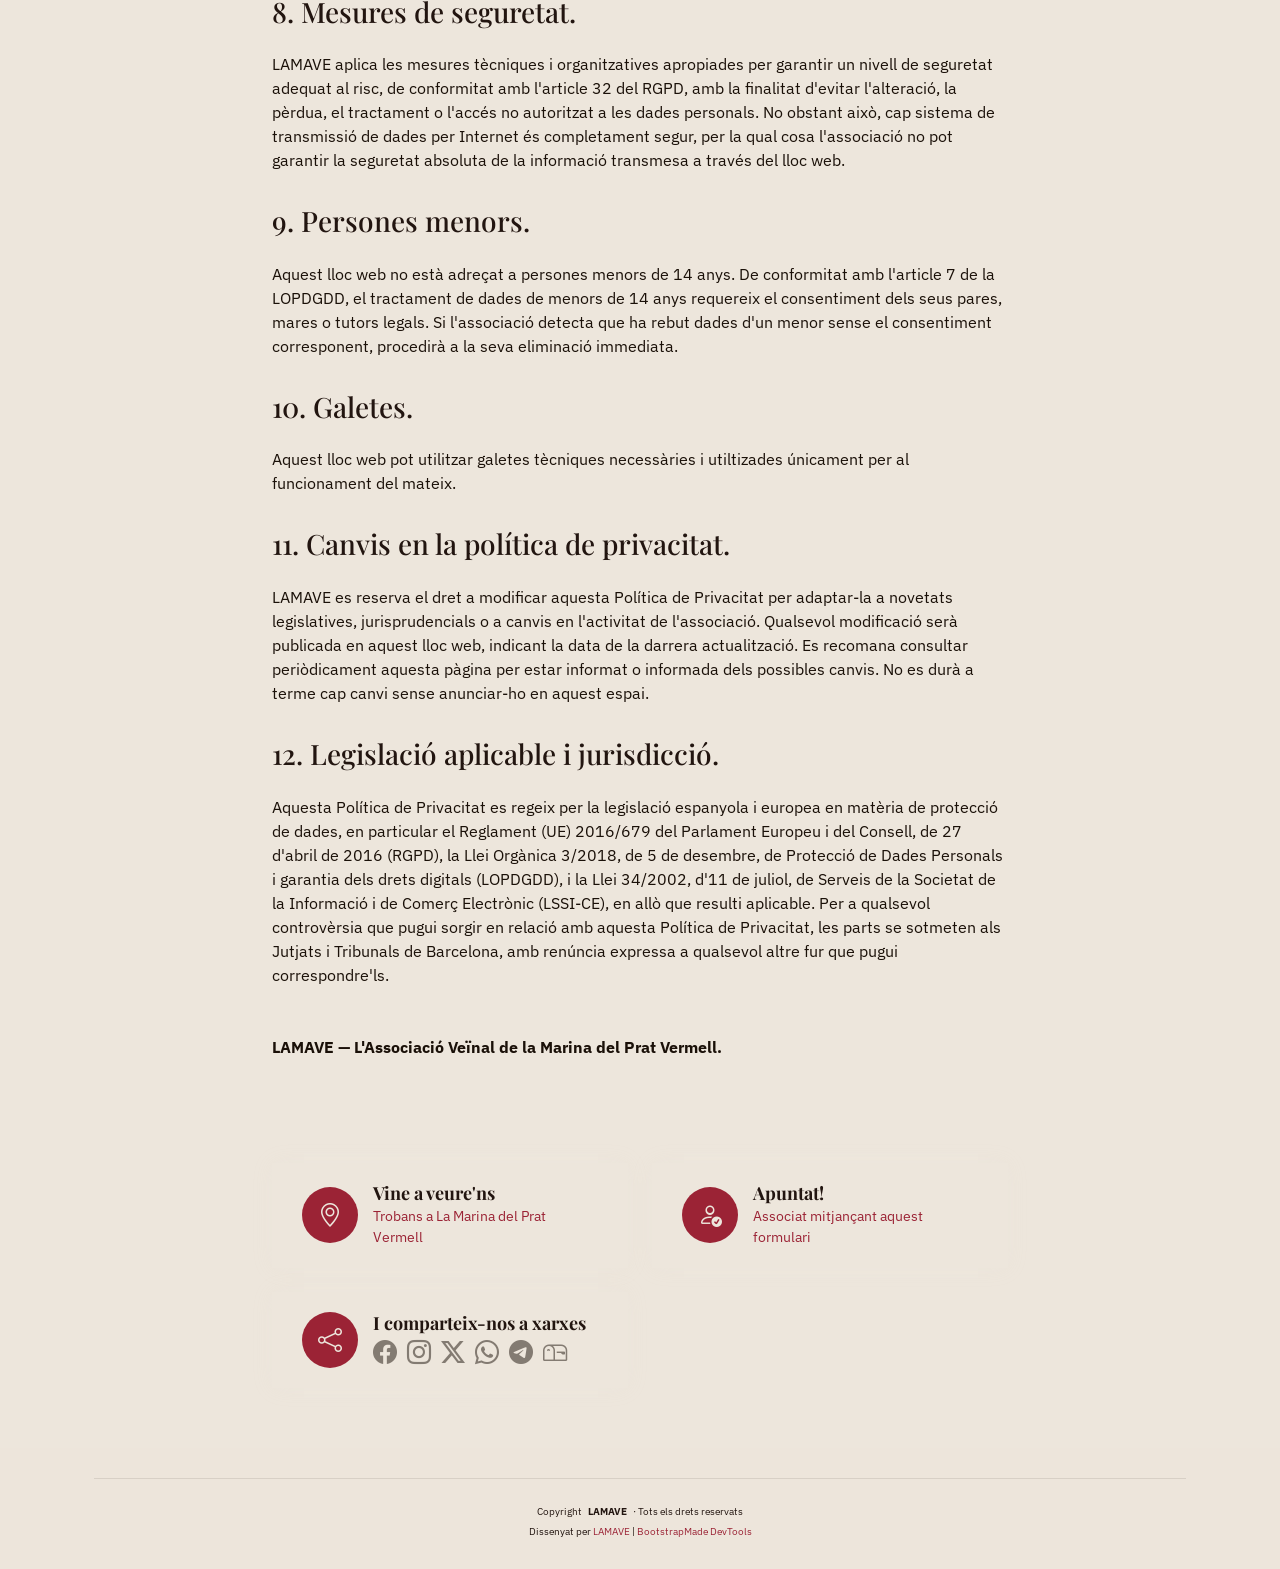
<file: privacy.html>
<!DOCTYPE html>
<html lang="ca">

<head>
  <meta charset="utf-8">
  <meta content="width=device-width, initial-scale=1.0" name="viewport">
  <title>Privacitat | LAMAVE</title>
  <meta name="description" content="Pàgina amb la política de privacitat de LAMAVE, L'Associació Veïnal de La Marina del Prat Vermell.">
  <meta name="keywords" content="LAMAVE, associació veïnal, política de privacitat, La Marina del Prat Vermell, Zona Franca">

  <!-- Favicons -->
  <link href="assets/img/favicon.png" rel="icon">
  <link href="assets/img/apple-touch-icon.png" rel="apple-touch-icon">

  <!-- Fonts -->
  <link href="https://fonts.googleapis.com" rel="preconnect">
  <link href="https://fonts.gstatic.com" rel="preconnect" crossorigin>
  <link href="https://fonts.googleapis.com/css2?family=Playfair+Display:ital,wght@0,400;0,700;0,900;1,400;1,700&family=IBM+Plex+Sans:ital,wght@0,300;0,400;0,600;0,700;1,300;1,400&display=swap" rel="stylesheet">
  
  <!-- Vendor CSS Files -->
  <link href="assets/vendor/bootstrap/css/bootstrap.min.css" rel="stylesheet">
  <link href="assets/vendor/bootstrap-icons/bootstrap-icons.css" rel="stylesheet">
  <link href="assets/vendor/aos/aos.css" rel="stylesheet">
  <link href="assets/vendor/swiper/swiper-bundle.min.css" rel="stylesheet">
  <link href="assets/vendor/glightbox/css/glightbox.min.css" rel="stylesheet">

  <!-- Main CSS File -->
  <link href="assets/css/lamave-light.css" rel="stylesheet">
  <!-- <link href="assets/css/main.css" rel="stylesheet"> -->

  <!-- =======================================================
  * Template Name: Personal
  * Template URL: https://bootstrapmade.com/personal-free-resume-bootstrap-template/
  * Updated: Mar 05 2025 with Bootstrap v5.3.3
  * Author: BootstrapMade.com
  * License: https://bootstrapmade.com/license/
  ======================================================== -->
</head>

<body class="contact-page">

  <header id="header" class="header d-flex align-items-center fixed-top">
    <div class="container-fluid container-xl position-relative d-flex align-items-center justify-content-between">

      <!-- <a href="index.html" class="logo d-flex align-items-center"> -->
     <a href="index.html" class="logo d-flex"> 
        <!-- Uncomment the line below if you also wish to use an image logo -->
        <!-- <img src="assets/img/logo.webp" alt=""> -->
        <h2>LA</h2><h1>MAVE</h1>
        <!-- <h1 class="sitename">LAMAVE</h1> -->
      </a>

      <nav id="navmenu" class="navmenu">
        <ul>
           <!-- <li><a href="index.html">Portada</a></li> -->
          <li><a href="about.html">L'Associació</a></li>
          <!-- <li><a href="history.html">Història</a></li> -->
          <li><a href="groups.html">Grups de treball</a></li>
          <li><a href="docs.html">Documents</a></li>
          <!-- <li class="dropdown"><a href="#"><span>Dropdown</span> <i class="bi bi-chevron-down toggle-dropdown"></i></a>
            <ul>
              <li><a href="#">Dropdown 1</a></li>
              <li class="dropdown"><a href="#"><span>Deep Dropdown</span> <i class="bi bi-chevron-down toggle-dropdown"></i></a>
                <ul>
                  <li><a href="#">Deep Dropdown 1</a></li>
                  <li><a href="#">Deep Dropdown 2</a></li>
                  <li><a href="#">Deep Dropdown 3</a></li>
                  <li><a href="#">Deep Dropdown 4</a></li>
                  <li><a href="#">Deep Dropdown 5</a></li>
                </ul>
              </li>
              <li><a href="#">Dropdown 2</a></li>
              <li><a href="#">Dropdown 3</a></li>
              <li><a href="#">Dropdown 4</a></li>
            </ul>
          </li> -->
          <li><a href="join.html">Participació</a></li>
          <li><a href="contact.html">Contacte</a></li>
          <li><a href="https://lamave.es/privacy.html">(.ES)</a></li>
        </ul>
        <i class="mobile-nav-toggle d-xl-none bi bi-list"></i>
      </nav>

    </div>
  </header>

  <main class="main">

    <!-- Page Title -->
    <div class="page-title" data-aos="fade">
      <div class="heading">
        <div class="container">
          <div class="row d-flex justify-content-center text-center">
            <div class="col-lg-8">
              <h1>Protecció de dades</h1>
              <p class="mb-0">L'Associació Veïnal de la Marina del Prat Vermell (LAMAVE), inscrita al Registre d'Associacions de Barcelona amb el núm. 79411, tracta les dades rebudes amb l'única finalitat de gestionar les sol·licituds d'informació i participació i, si escau, l'alta com a sòcia o soci, mantenir el llibre de registre de socis (art. 23 dels Estatuts) i enviar convocatòries i informació de l'associació (art. 11.2 dels Estatuts). En contactar-nos, autoritzes el tractament de les teves dades per a aquestes finalitats. Pots exercir els teus drets d'accés, rectificació, supressió i oposició escrivint-nos un missatge a través del nostre <a href="contact.html" target="_blank" rel="noopener">formulari de contacte</a>.</p>
            </div>
          </div>
        </div>
      </div>
      <nav class="breadcrumbs">
        <div class="container">
          <ol>
            <li><a href="index.html">Portada</a></li>
            <li class="current">Política de privacitat</li>
          </ol>
        </div>
      </nav>
    </div><!-- End Page Title -->

    <!-- Contact Section -->
    <section id="contact" class="contact section">

      <div class="container" data-aos="fade-up" data-aos-delay="100">
	  <div class="row gy-4 justify-content-center">  
		<div class="col-lg-8 content">
		
		<p class="py-3"><strong>Darrera actualització:</strong> agost del 2026.</p>
		
		<h3>1. Responsable del tractament.</h3>
		<p class="py-3">En compliment de l'article 13 del Reglament (UE) 2016/679 del Parlament Europeu i del Consell, de 27 d'abril de 2016, relatiu a la protecció de les persones físiques pel que fa al tractament de dades personals i a la lliure circulació d'aquestes dades (d'ara endavant, RGPD), i de la Llei Orgànica 3/2018, de digitals (d'ara endavant, LOPDGDD), s'informa que el responsable del tractament de les dades personals recollides a través d'aquest lloc web és:
		</p>
		<div class="row">
          <div class="col-lg-6">
            <ul>
              <li><strong>Denominació:</strong> <span>LAMAVE - L'Associació Veïnal de la Marina del Prat Vermell</span></li>
            </ul>
          </div>
          <div class="col-lg-6">
            <ul>
              <li><strong>Número de registre oficial:</strong> <span>79411</span></li>
              <li><strong>Pàgina web:</strong> <span><a href="index.html" target="_blank" rel="noopener">www.lamave.cat</a></span></li>
              <li><strong>Email:</strong> <span><a href="contact.html" target="_blank" rel="noopener">formulari de contacte</a></span></li>   
            </ul>
          </div>
        </div>
        
        <h3>2. Dades personals que es recullen.</h3>
		<p class="py-3">A través d'aquest lloc web es poden recollir les categories de dades personals associades al formulari de contacte (nom, cognoms i adreça de correu electrònic, així com qualsevol informació personal que l'usuari o usuària inclogui lliurement en el missatge) i al formulari d'afiliació (nom, cognoms, document o número d'identitat, adreça postal, adreça de correu electrònic i, si escau, número de telèfon de contacte). No es recull cap tipus de dada de navegació (exemple, dades d'ús del lloc web) ni similars recollides mitjançant galetes tècniques. Per supossat, en cap cas es recullen dades especialment protegides, com poden ser dades de salut, ideologia, afiliació sindical, origen ètnic, religió o orientació sexual, llevat que el propi usuari o usuària les faciliti voluntàriament en el camp de text lliure dels diferents formularis, cosa que us demanem encaridament que no feu.</p>
        
        <h3>3. Finalitat del tractament.</h3>
		<p class="py-3">Les dades personals facilitades seran tractades amb les finalitats de 1. atendre i gestionar les consultes, sol·licituds d'informació o comunicacions enviades per les persones usuàries, i donar-hi resposta, 2. gestionar el procés d'alta com a soci o sòcia de la LAMAVE, incloent-hi el manteniment del registre de persones associades, la comunicació d'activitats, assemblees i convocatòries, i 3. enviar informació sobre les activitats, campanyes, assemblees, accions veïnals i comunicats de la LAMAVE.</p>
		
        <h3>4. Base jurídica.</h3>
		<p class="py-3">El tractament de les dades personals es realitza a l'empara de les bases jurídiques, de conformitat amb l'article 6 del RGPD, del consentiment exprés de la persona interessada, manifestat mitjançant l'enviament voluntari del formulari (art. 6.1.a RGPD), l'execució de la relació contractual o quasi-contractual derivada de la condició de soci o sòcia de l'associació (art. 6.1.b RGPD), així com el compliment de les obligacions legals aplicables a les associacions (art. 6.1.c RGPD), el consentiment exprés atorgat per la persona interessada en el moment de l'alta o en qualsevol moment posterior (art. 6.1.a RGPD). Aquest consentiment pot ser retirat en qualsevol moment sense que això afecti la licitud del tractament previ. Interès legítim: en determinats casos, el tractament podrà emparar-se en l'interès legítim de l'associació per a la defensa dels drets i interessos dels veïns i veïnes del barri de la Marina del Prat Vermell (art. 6.1.f RGPD), sempre que aquest interès no prevalgui sobre els drets i llibertats fonamentals de les persones interessades.</p>
        
        <h3>5. Termini de conservació de les dades.</h3>
		<p class="py-3">Les dades personals seran conservades durant el temps estrictament necessari per a la finalitat per a la qual van ser recollides, i en tot cas durant els terminis legalment exigibles. Les dades rebudes a través del formulari de contacte es conservaran durant el temps necessari per atendre la consulta i, un cop resolta, durant un termini màxim d'1 any, llevat que existeixi alguna obligació legal que exigeixi una conservació superior. Les dades de socis i sòcies es conservaran mentre la persona mantingui la condició d'associada i, un cop causen baixa, durant un termini de 5 anys a efectes de responsabilitats legals derivades de la relació associativa, de conformitat amb els terminis generals de prescripció del Codi Civil. Les dades de comunicacions es conservaran fins que la persona retiri el seu consentiment o sol·liciti la supressió de les seves dades. Transcorreguts els terminis indicats, les dades seran eliminades de manera segura o, si escau, anonimitzades.</p>
        
        <h3>6. Destinataris i cessions de dades.</h3>
		<p class="py-3">Les dades personals no seran cedides ni comunicades a tercers, llevat dels supòsits d'obligació legal (quan una norma jurídica així ho exigeixi; per exemple, amb el requeriment d'una autoritat pública o judicial), dels proveïdors de serveis tecnològics que tracten dades per compte de la LAMAVE (per exemple, la plataforma de formularis utilitzada per al formulari de contacte, actualment Framaforms, o el proveïdor dels correus electrònics). Aquests proveïdors estan subjectes a les obligacions establertes en el RGPD i localitzats en Europa, prohibint les transferències internacionals de dades a països fora de l'Espai Econòmic Europeu (EEE) sense les garanties adequades establertes en el RGPD, llevat que els proveïdors de serveis tecnològics contractats disposin de les certificacions o salvaguardes corresponents com Clàusules Contractuals Tipus aprovades per la Comissió Europea.</p>
        
        <h3>7. Drets de les persones interessades.</h3>
		<p class="py-3">De conformitat amb els articles 15 a 22 del RGPD i els articles 12 a 18 de la LOPDGDD, les persones interessades tenen dret a:</p>
		
		<ul>
		<li><strong>Accés:</strong> <span>conèixer quines dades personals seves estan en possessió de LAMAVE.</span></li> 
		<li><strong>Rectificació:</strong> <span>sol·licitar la correcció de dades inexactes o incompletes.</span></li> 
		<li><strong>Supressió ("dret a l'oblit"):</strong> <span>sol·licitar l'eliminació de les seves dades quan, entre altres motius, ja no siguin necessàries per a la finalitat per a la qual van ser recollides.</span></li> 
		<li><strong>Limitació del tractament:</strong> <span>sol·licitar que se suspengui el tractament de les seves dades en determinades circumstàncies.</span></li> 
		<li><strong>Portabilitat:</strong> <span>rebre les seves dades personals en un format estructurat, d'ús comú i lectura mecànica.</span></li> 
		<li><strong>Oposició:</strong> <span>oposar-se al tractament de les seves dades per motius relacionats amb la seva situació particular, quan el tractament estigui basat en l'interès legítim del responsable.</span></li> 
		<li><strong>Retirada del consentiment:</strong> <span>retirar en qualsevol moment el consentiment prèviament atorgat, sense que això afecti la licitud del tractament basat en el consentiment previ a la seva retirada.</span></li> 
        </ul>

		<p class="py-3">Les persones interessades poden exercir els seus drets enviant una comunicació escrita mitjançant el <a href="contact.html" target="_blank" rel="noopener">formulari de contacte</a>, indicant clarament el dret que desitgen exercir. Es podrá demanar un còpia del DNI/NIE o un altre document identificatiu per verificar que la persona exercint aquest dret és realment la titular de les dades. LAMAVE respondrà a les sol·licituds en el termini màxim d'un mes a partir de la recepció de la sol·licitud, termini que podrà prorrogar-se dos mesos més en casos d'especial complexitat, amb notificació prèvia a la persona interessada. Si la persona considera que el tractament de les seves dades personals vulnera la normativa vigent, té dret a presentar una reclamació davant l'Agència Espanyola de Protecció de Dades (AEPD), amb domicili al C/ Jorge Juan, 6, 28001 Madrid, i a través de la seva seu electrònica: www.aepd.es.</p>
        
        <h3>8. Mesures de seguretat.</h3>
		<p class="py-3"> LAMAVE aplica les mesures tècniques i organitzatives apropiades per garantir un nivell de seguretat adequat al risc, de conformitat amb l'article 32 del RGPD, amb la finalitat d'evitar l'alteració, la pèrdua, el tractament o l'accés no autoritzat a les dades personals. No obstant això, cap sistema de transmissió de dades per Internet és completament segur, per la qual cosa l'associació no pot garantir la seguretat absoluta de la informació transmesa a través del lloc web.</p>
        
        <h3>9. Persones menors.</h3>
		<p class="py-3">Aquest lloc web no està adreçat a persones menors de 14 anys. De conformitat amb l'article 7 de la LOPDGDD, el tractament de dades de menors de 14 anys requereix el consentiment dels seus pares, mares o tutors legals. Si l'associació detecta que ha rebut dades d'un menor sense el consentiment corresponent, procedirà a la seva eliminació immediata.</p>
        
        <h3>10. Galetes.</h3>
		<p class="py-3">Aquest lloc web pot utilitzar galetes tècniques necessàries i utiltizades únicament per al funcionament del mateix.</p>
        
        <h3>11. Canvis en la política de privacitat.</h3>
		<p class="py-3">LAMAVE es reserva el dret a modificar aquesta Política de Privacitat per adaptar-la a novetats legislatives, jurisprudencials o a canvis en l'activitat de l'associació. Qualsevol modificació serà publicada en aquest lloc web, indicant la data de la darrera actualització. Es recomana consultar periòdicament aquesta pàgina per estar informat o informada dels possibles canvis. No es durà a terme cap canvi sense anunciar-ho en aquest espai.</p>
        
        <h3>12. Legislació aplicable i jurisdicció.</h3>
		<p class="py-3">Aquesta Política de Privacitat es regeix per la legislació espanyola i europea en matèria de protecció de dades, en particular el Reglament (UE) 2016/679 del Parlament Europeu i del Consell, de 27 d'abril de 2016 (RGPD), la Llei Orgànica 3/2018, de 5 de desembre, de Protecció de Dades Personals i garantia dels drets digitals (LOPDGDD), i la Llei 34/2002, d'11 de juliol, de Serveis de la Societat de la Informació i de Comerç Electrònic (LSSI-CE), en allò que resulti aplicable. Per a qualsevol controvèrsia que pugui sorgir en relació amb aquesta Política de Privacitat, les parts se sotmeten als Jutjats i Tribunals de Barcelona, amb renúncia expressa a qualsevol altre fur que pugui correspondre'ls.</p>
		
		<p class="py-3"><strong>LAMAVE — L'Associació Veïnal de la Marina del Prat Vermell.</strong></p>
        
		<div class="row gy-4">

		  <div class="col-md-6">
		  </div>
		  <div class="col-md-6">
		  </div>
		  <div class="col-md-6">
		  </div>
		  <div class="col-md-6">
		  </div>
		  <div class="col-md-6">
		  </div>
		  <div class="col-md-6">
		  </div>

          <div class="col-md-6">
            <div class="info-item d-flex align-items-center" data-aos="fade-up" data-aos-delay="200">
              <i class="icon bi bi-geo-alt flex-shrink-0"></i>
              <div>
                <h3>Vine a veure'ns</h3>
                <p><a href="https://www.openstreetmap.org/?#map=14/41.34498/2.13246" target="_blank" rel="noopener">Trobans a La Marina del Prat Vermell</a></p>
                <!-- <p><a href="https://maps.app.goo.gl/Jzmtj1QyZLxCrCLJ9" target="_blank" rel="noopener">Trobans a La Marina del Prat Vermell</a></p> -->
              </div>
            </div>
          </div><!-- End Info Item -->

          <!-- <div class="col-md-6">
            <div class="info-item d-flex align-items-center" data-aos="fade-up" data-aos-delay="300">
              <i class="icon bi bi-telephone flex-shrink-0"></i>
              <div>
                <h3>Estigues al dia</h3>
                <p><a href="https://chat.whatsapp.com/FPthwAiU5uEBCdHUXamUTn" target="_blank" rel="noopener">Entra al grup de whatsapp</a></p>
              </div>
            </div>
          </div> --><!-- End Info Item -->

          <div class="col-md-6">
            <div class="info-item d-flex align-items-center" data-aos="fade-up" data-aos-delay="400">
              <i class="icon bi bi-person-check flex-shrink-0"></i>
              <div>
                <h3>Apuntat!</h3>
                <p><a href="join.html" target="_blank" rel="noopener">Associat mitjançant aquest formulari</a></p>
              </div>
            </div>
          </div><!-- End Info Item -->

          <div class="col-md-6">
            <div class="info-item d-flex align-items-center" data-aos="fade-up" data-aos-delay="500">
              <i class="icon bi bi-share flex-shrink-0"></i>
              <div>
                <h3>I comparteix-nos a xarxes</h3>
                <div class="social-links">
                  <a href="https://www.facebook.com/sharer/sharer.php?u=https://lamave.cat" target="_blank" rel="noopener"><i class="bi bi-facebook"></i></a>
                  <a href="https://www.instagram.com/" target="_blank" rel="noopener"><i class="bi bi-instagram" ></i></a>
                  <a href="https://twitter.com/intent/tweet?text=Dona-li una ullada! &url=https://lamave.cat" target="_blank" rel="noopener"><i class="bi bi-twitter-x"></i></a>
                  <a href="https://wa.me/?text=Dona-li%20una%20ullada:%20https://lamave.cat" target="_blank" rel="noopener"><i class="bi bi-whatsapp"></i></a>
                  <a href="https://t.me/share/url?url=https://lamave.cat&text=Dona-li%20una%20ullada!%20" target="_blank" rel="noopener"><i class="bi bi-telegram"></i></a>
                  <!-- <a href="https://linkedin.com/sharing/share-offsite/?url=https://lamave.cat" target="_blank" rel="noopener"><i class="bi bi-linkedin"></i></a> -->
                  <a href="mailto:?subject=LAMAVE, associació veïnal!&body=Dona-li una ullada: https://lamave.cat" target="_blank" rel="noopener"><i class="bi bi-mailbox" ></i></a>
                </div>
              </div>
            </div>
          </div><!-- End Info Item -->

        </div>

        <!-- <form action="forms/contact.php" method="post" class="php-email-form" data-aos="fade-up" data-aos-delay="600">
          <div class="row gy-4">

            <div class="col-md-6">
              <input type="text" name="name" class="form-control" placeholder="Your Name" required="">
            </div>

            <div class="col-md-6 ">
              <input type="email" class="form-control" name="email" placeholder="Your Email" required="">
            </div>

            <div class="col-md-12">
              <input type="text" class="form-control" name="subject" placeholder="Subject" required="">
            </div>

            <div class="col-md-12">
              <textarea class="form-control" name="message" rows="6" placeholder="Message" required=""></textarea>
            </div>

            <div class="col-md-12 text-center">
              <div class="loading">Loading</div>
              <div class="error-message"></div>
              <div class="sent-message">Your message has been sent. Thank you!</div>

              <button type="submit">Send Message</button>
            </div>

          </div>
        </form>-->

      </div>
      </div>

    </section><!-- /Contact Section -->

  </main>

<footer id="footer" class="footer dark-background">
    <div class="container">

      <div class="container">
        <div class="copyright">
          <span>Copyright</span> <strong class="px-1 sitename">LAMAVE</strong> <span>·  Tots els drets reservats</span>
        </div>
        <div class="credits">
          <!-- All the links in the footer should remain intact. -->
          <!-- You can delete the links only if you've purchased the pro version. -->
          <!-- Licensing information: https://bootstrapmade.com/license/ -->
          <!-- Purchase the pro version with working PHP/AJAX contact form: [buy-url] -->
          Dissenyat per <a href="https://lamave.cat/">LAMAVE</a> | <a href="https://bootstrapmade.com/">BootstrapMade</a> <a href="https://bootstrapmade.com/tools/">DevTools</a>
        </div>
      </div>
    </div>
  </footer>

  <!-- Scroll Top -->
  <a href="#" id="scroll-top" class="scroll-top d-flex align-items-center justify-content-center"><i class="bi bi-arrow-up-short"></i></a>

  <!-- Preloader -->
  <div id="preloader"></div>

  <!-- Vendor JS Files -->
  <script src="assets/vendor/bootstrap/js/bootstrap.bundle.min.js"></script>
  <!-- <script src="assets/vendor/php-email-form/validate.js"></script> -->
  <script src="assets/vendor/aos/aos.js"></script>
  <script src="assets/vendor/typed.js/typed.umd.js"></script>
  <script src="assets/vendor/purecounter/purecounter_vanilla.js"></script>
  <script src="assets/vendor/waypoints/noframework.waypoints.js"></script>
  <script src="assets/vendor/swiper/swiper-bundle.min.js"></script>
  <script src="assets/vendor/glightbox/js/glightbox.min.js"></script>
  <script src="assets/vendor/imagesloaded/imagesloaded.pkgd.min.js"></script>
  <script src="assets/vendor/isotope-layout/isotope.pkgd.min.js"></script>

  <!-- Main JS File -->
  <script src="assets/js/main.js"></script>

</body>

</html>
</file>
<file: assets/css/lamave-light.css>
/**
* LAMAVE — Brand Style Adaptation
* Based on: Personal Template (BootstrapMade)
* Version: Light palette
* Brand: LAMAVE · L'Associació Veïnal de la Marina del Prat Vermell
* ─────────────────────────────────────────────────────────────────────────────
* COLOUR MAPPING (original → LAMAVE light)
*   #000000              → #EDE6DC  (background)
*   #1a1a1a              → #E8E0D5  (surface)
*   #343434              → #E3DACE  (light-background surface)
*   #fafafa              → #1A1008  (default text)
*   #ffffff              → #221510  (headings) --> OTHER POSSIBILITY #FFFFFF
*   #18d26e              → #9B2335  (accent)
*   rgba(0,0,0,0)        → rgba(237,230,220,0)
*   rgba(0,0,0,0.1)      → rgba(237,230,220,0.1)
*   rgba(0,0,0,0.6)      → rgba(237,230,220,0.6)
*   rgba(0,0,0,0.8)      → rgba(237,230,220,0.8)
*   rgba(15,15,15,0.975) → rgba(237,230,220,0.975)
*   rgba(255,255,255,0.8)→ rgba(26,16,8,0.8) --> CHANGED FROM rgba(34,21,16,0.8)
*   rgba(33,37,41,0.03)  → rgba(232,224,213,0.03)
*   rgba(33,37,41,0.1)   → rgba(232,224,213,0.1)
*   rgba(33,37,41,0.8)   → rgba(232,224,213,0.8)
*   #df1529 (error)      → #9B2335 --> CHANGED FROM #df1529 (kept — functional UI color)
*   #059652 (success)    → #E3DACE --> CHANGED FROM #059652 (kept — functional UI color)
* ─────────────────────────────────────────────────────────────────────────────
* FONT MAPPING (original → LAMAVE)
*   Roboto (body)        → IBM Plex Sans
*   Raleway (headings)   → Playfair Display
*   Poppins (nav)        → IBM Plex Sans
* ─────────────────────────────────────────────────────────────────────────────
*/

@import url('https://fonts.googleapis.com/css2?family=Playfair+Display:ital,wght@0,400;0,700;0,900;1,400;1,700&family=IBM+Plex+Sans:ital,wght@0,300;0,400;0,600;1,300;1,400&display=swap');

/*--------------------------------------------------------------
# Font & Color Variables
--------------------------------------------------------------*/
:root {
  --default-font: "IBM Plex Sans", system-ui, -apple-system, "Segoe UI", "Helvetica Neue", Arial, sans-serif, "Apple Color Emoji", "Segoe UI Emoji", "Segoe UI Symbol";
  --heading-font: "Playfair Display", serif;
  --nav-font: "IBM Plex Sans", sans-serif;
}

/* Global Colors */
:root {
  --background-color: #EDE6DC;
  --default-color: #1A1008;
  --heading-color: #221510;
  --accent-color: #9B2335;
  --surface-color: #E8E0D5;
  --contrast-color: #EDE6DC;
}

/* Nav Menu Colors */
:root {
  --nav-color: #1A1008;
  --nav-hover-color: #9B2335;
  --nav-mobile-background-color: #E8E0D5;
  --nav-dropdown-background-color: #E8E0D5;
  --nav-dropdown-color: #1A1008;
  --nav-dropdown-hover-color: #9B2335;
}

/* Color Presets */
.light-background {
  --background-color: #E8E0D5;
  --surface-color: #E3DACE;
}

.dark-background {
  --background-color: rgba(237, 230, 220, 0.975);
  --default-color: #221510;
  --heading-color: #221510;
  --surface-color: rgba(232, 224, 213, 0.98);
  --contrast-color: #EDE6DC;
}

/* Smooth scroll */
:root {
  scroll-behavior: smooth;
}

/*--------------------------------------------------------------
# General Styling & Shared Classes
--------------------------------------------------------------*/
body {
  color: var(--default-color);
  background-color: var(--background-color);
  font-family: var(--default-font);
  font-weight: 400; /* 300;*/
}

a {
  color: var(--accent-color);
  text-decoration: none;
  transition: 0.3s;
}

a:hover {
  color: color-mix(in srgb, var(--accent-color), transparent 25%);
  text-decoration: none;
}

h1,
h2,
h3,
h4,
h5,
h6 {
  color: var(--heading-color);
  font-family: var(--heading-font);
}

/* PHP Email Form Messages */
.php-email-form .error-message {
  display: none;
  background: #9B2335; /* #df1529;*/
  color: #221510;
  text-align: left;
  padding: 15px;
  margin-bottom: 24px;
  font-weight: 700; /*600;*/
}

.php-email-form .sent-message {
  display: none;
  background: #E3DACE; /* #059652;*/
  color: #221510;
  text-align: center;
  padding: 15px;
  margin-bottom: 24px;
  font-weight: 700; /*600;*/
}

.php-email-form .loading {
  display: none;
  background: var(--surface-color);
  text-align: center;
  padding: 15px;
  margin-bottom: 24px;
}

.php-email-form .loading:before {
  content: "";
  display: inline-block;
  border-radius: 50%;
  width: 24px;
  height: 24px;
  margin: 0 10px -6px 0;
  border: 3px solid var(--accent-color);
  border-top-color: var(--surface-color);
  animation: php-email-form-loading 1s linear infinite;
}

@keyframes php-email-form-loading {
  0%   { transform: rotate(0deg); }
  100% { transform: rotate(360deg); }
}

/*--------------------------------------------------------------
# Global Header
--------------------------------------------------------------*/
.header {
  --background-color: rgba(237, 230, 220, 0);
  color: var(--default-color);
  background-color: var(--background-color);
  padding: 15px 0;
  transition: all 0.5s;
  z-index: 997;
}

.header .logo {
  line-height: 1;
  display : flex;                   /* NEW! */
  align-items: baseline;            /* NEW! */
}

.header .logo img {
  max-height: 32px;
  margin-right: 8px;
}

.header .logo h1 {
  margin: 0;
  font-size: 48px;                  /* 30px; */
  font-weight: 900;                 /* 700; */
  font-family: var(--heading-font); /* NEW! */
  color: var(--heading-color);
}

.header .logo h2 {                  /* NEW! */
  margin: 0;                        /* NEW! */
  font-size: 32px;                  /* NEW! */
  font-weight: 700;                 /* NEW! */
  font-family: var(--heading-font); /* NEW! */
  color: var(--heading-color);      /* NEW! */
}                                   /* NEW! */

.scrolled .header {
  box-shadow: 0px 0 18px rgba(237, 230, 220, 0.1);
}

/* Global Header on Scroll */
.scrolled .header {
  --background-color: rgba(237, 230, 220, 0.8);
}

/*--------------------------------------------------------------
# Navigation Menu
--------------------------------------------------------------*/
/* Desktop Navigation */
@media (min-width: 1200px) {
  .navmenu {
    padding: 0;
  }

  .navmenu ul {
    margin: 0;
    padding: 0;
    display: flex;
    list-style: none;
    align-items: center;
  }

  .navmenu li {
    position: relative;
  }

  .navmenu>ul>li {
    white-space: nowrap;
    padding: 15px 14px;
  }

  .navmenu>ul>li:last-child {
    padding-right: 0;
  }

  .navmenu a,
  .navmenu a:focus {
    color: var(--nav-color);
    font-size: 16px; /* 15px; */
    padding: 0 2px;
    font-family: var(--nav-font);
    font-weight: 400;
    display: flex;
    align-items: center;
    justify-content: space-between;
    white-space: nowrap;
    transition: 0.3s;
    position: relative;
  }

  .navmenu a i,
  .navmenu a:focus i {
    font-size: 14px; /* 12px; */
    line-height: 0;
    margin-left: 5px;
    transition: 0.3s;
  }

  .navmenu>ul>li>a:before {
    content: "";
    position: absolute;
    height: 2px;
    bottom: -6px;
    left: 0;
    background-color: var(--nav-hover-color);
    visibility: hidden;
    width: 0px;
    transition: all 0.3s ease-in-out 0s;
  }

  .navmenu a:hover:before,
  .navmenu li:hover>a:before,
  .navmenu .active:before {
    visibility: visible;
    width: 25px;
  }

  .navmenu li:hover>a,
  .navmenu .active,
  .navmenu .active:focus {
    color: var(--nav-hover-color);
  }

  .navmenu .dropdown ul {
    margin: 0;
    padding: 10px 0;
    background: var(--nav-dropdown-background-color);
    display: block;
    position: absolute;
    visibility: hidden;
    left: 14px;
    top: 130%;
    opacity: 0;
    transition: 0.3s;
    border-radius: 4px;
    z-index: 99;
    box-shadow: 0px 0px 30px rgba(237, 230, 220, 0.1);
  }

  .navmenu .dropdown ul li {
    min-width: 200px;
  }

  .navmenu .dropdown ul a {
    padding: 10px 20px;
    font-size: 16px; /* 15px; */
    text-transform: none;
    color: var(--nav-dropdown-color);
  }

  .navmenu .dropdown ul a i {
    font-size: 14px; /* 12px; */
  }

  .navmenu .dropdown ul a:hover,
  .navmenu .dropdown ul .active:hover,
  .navmenu .dropdown ul li:hover>a {
    color: var(--nav-dropdown-hover-color);
  }

  .navmenu .dropdown:hover>ul {
    opacity: 1;
    top: 100%;
    visibility: visible;
  }

  .navmenu .dropdown .dropdown ul {
    top: 0;
    left: -90%;
    visibility: hidden;
  }

  .navmenu .dropdown .dropdown:hover>ul {
    opacity: 1;
    top: 0;
    left: -100%;
    visibility: visible;
  }
}

/* Mobile Navigation */
@media (max-width: 1199px) {
  .mobile-nav-toggle {
    color: var(--nav-color);
    font-size: 24px; /* 28px; */
    line-height: 0;
    margin-right: 10px;
    cursor: pointer;
    transition: color 0.3s;
  }

  .navmenu {
    padding: 0;
    z-index: 9997;
  }

  .navmenu ul {
    display: none;
    list-style: none;
    position: absolute;
    inset: 60px 20px 20px 20px;
    padding: 10px 0;
    margin: 0;
    border-radius: 6px;
    background-color: var(--nav-mobile-background-color);
    border: 1px solid color-mix(in srgb, var(--default-color), transparent 90%);
    box-shadow: none;
    overflow-y: auto;
    transition: 0.3s;
    z-index: 9998;
  }

  .navmenu a,
  .navmenu a:focus {
    color: var(--nav-dropdown-color);
    padding: 10px 20px;
    font-family: var(--nav-font);
    font-size: 18px; /* 17px; */
    font-weight: 400;
    display: flex;
    align-items: center;
    justify-content: space-between;
    white-space: nowrap;
    transition: 0.3s;
  }

  .navmenu a i,
  .navmenu a:focus i {
    font-size: 14px; /* 12px; */
    line-height: 0;
    margin-left: 5px;
    width: 30px;
    height: 30px;
    display: flex;
    align-items: center;
    justify-content: center;
    border-radius: 50%;
    transition: 0.3s;
    background-color: color-mix(in srgb, var(--accent-color), transparent 90%);
  }

  .navmenu a i:hover,
  .navmenu a:focus i:hover {
    background-color: var(--accent-color);
    color: var(--contrast-color);
  }

  .navmenu a:hover,
  .navmenu .active,
  .navmenu .active:focus {
    color: var(--nav-dropdown-hover-color);
  }

  .navmenu .active i,
  .navmenu .active:focus i {
    background-color: var(--accent-color);
    color: var(--contrast-color);
    transform: rotate(180deg);
  }

  .navmenu .dropdown ul {
    position: static;
    display: none;
    z-index: 99;
    padding: 10px 0;
    margin: 10px 20px;
    background-color: var(--nav-dropdown-background-color);
    transition: all 0.5s ease-in-out;
  }

  .navmenu .dropdown ul ul {
    background-color: rgba(232, 224, 213, 0.1);
  }

  .navmenu .dropdown>.dropdown-active {
    display: block;
    background-color: rgba(232, 224, 213, 0.03);
  }

  .mobile-nav-active {
    overflow: hidden;
  }

  .mobile-nav-active .mobile-nav-toggle {
    color: #221510;
    position: absolute;
    font-size: 28px; /* 32px; */
    top: 15px;
    right: 15px;
    margin-right: 0;
    z-index: 9999;
  }

  .mobile-nav-active .navmenu {
    position: fixed;
    overflow: hidden;
    inset: 0;
    background: rgba(232, 224, 213, 0.8);
    transition: 0.3s;
  }

  .mobile-nav-active .navmenu>ul {
    display: block;
  }
}

/*--------------------------------------------------------------
# Global Footer
--------------------------------------------------------------*/
.footer {
  color: var(--default-color);
  background-color: var(--background-color);
  font-size: 10px; /* 14px; */
  text-align: center;
  padding: 30px 0;
  position: relative;
}

.footer h3 {
  font-size: 36px;
  font-weight: 700;
  position: relative;
  padding: 0;
  margin: 0 0 15px 0;
}

.footer p {
  font-size: 15px;
  font-style: italic;
  padding: 0;
  margin: 0 0 30px 0;
}

.footer .social-links {
  margin: 0 0 30px 0;
}

.footer .social-links a {
  font-size: 16px;
  display: flex;
  align-items: center;
  justify-content: center;
  background: var(--accent-color);
  color: var(--contrast-color);
  line-height: 1;
  margin: 0 4px;
  border-radius: 50%;
  text-align: center;
  width: 36px;
  height: 36px;
  transition: 0.3s;
}

.footer .social-links a:hover {
  background: color-mix(in srgb, var(--accent-color), transparent 20%);
  text-decoration: none;
}

.footer .copyright {
  padding-top: 25px;
  border-top: 1px solid color-mix(in srgb, var(--default-color), transparent 90%);
}

.footer .credits {
  font-size: 10px; /* 13px; */
  padding-top: 5px;
}

/*--------------------------------------------------------------
# Preloader
--------------------------------------------------------------*/
#preloader {
  position: fixed;
  inset: 0;
  z-index: 999999;
  overflow: hidden;
  background: var(--background-color);
  transition: all 0.6s ease-out;
}

#preloader:before {
  content: "";
  position: fixed;
  top: calc(50% - 30px);
  left: calc(50% - 30px);
  border: 6px solid #221510;
  border-color: var(--accent-color) transparent var(--accent-color) transparent;
  border-radius: 50%;
  width: 60px;
  height: 60px;
  animation: animate-preloader 1.5s linear infinite;
}

@keyframes animate-preloader {
  0%   { transform: rotate(0deg); }
  100% { transform: rotate(360deg); }
}

/*--------------------------------------------------------------
# Scroll Top Button
--------------------------------------------------------------*/
.scroll-top {
  position: fixed;
  visibility: hidden;
  opacity: 0;
  right: 15px;
  bottom: -15px;
  z-index: 99999;
  background-color: var(--accent-color);
  width: 44px;
  height: 44px;
  border-radius: 50px;
  transition: all 0.4s;
}

.scroll-top i {
  font-size: 16px; /* 24px; */
  color: var(--contrast-color);
  line-height: 0;
}

.scroll-top:hover {
  background-color: color-mix(in srgb, var(--accent-color), transparent 20%);
  color: var(--contrast-color);
}

.scroll-top.active {
  visibility: visible;
  opacity: 1;
  bottom: 15px;
}

/*--------------------------------------------------------------
# Disable aos animation delay on mobile devices
--------------------------------------------------------------*/
@media screen and (max-width: 768px) {
  [data-aos-delay] {
    transition-delay: 0 !important;
  }
}

/*--------------------------------------------------------------
# Global Page Titles & Breadcrumbs
--------------------------------------------------------------*/
.page-title {
  color: var(--default-color);
  background-color: var(--background-color);
  position: relative;
}

.page-title .heading {
  padding: 160px 0 80px 0;
  border-top: 1px solid color-mix(in srgb, var(--default-color), transparent 90%);
}

.page-title .heading h1 {
  font-size: 32px; /* 38px; */
  font-weight: 700;
}

.page-title nav {
  background-color: color-mix(in srgb, var(--default-color), transparent 90%);
  padding: 20px 0;
}

.page-title nav ol {
  display: flex;
  flex-wrap: wrap;
  list-style: none;
  margin: 0;
  font-size: 24px; /* 16px; */
  font-weight: 700; /* 600; */
}

.page-title nav ol li+li {
  padding-left: 10px;
}

.page-title nav ol li+li::before {
  content: "/";
  display: inline-block;
  padding-right: 10px;
  color: color-mix(in srgb, var(--default-color), transparent 70%);
}

/*--------------------------------------------------------------
# Global Sections
--------------------------------------------------------------*/
section,
.section {
  color: var(--default-color);
  background-color: var(--background-color);
  padding: 60px 0;
  scroll-margin-top: 100px;
  overflow: clip;
}

@media (max-width: 1199px) {
  section,
  .section {
    scroll-margin-top: 66px;
  }
}

/*--------------------------------------------------------------
# Global Section Titles
--------------------------------------------------------------*/
.section-title {
  padding-bottom: 60px;
  position: relative;
}

.section-title h2 {
  font-size: 16px; /* 14x; */
  font-weight: 700; /* 500; */
  padding: 0;
  line-height: 1px;
  margin: 0;
  letter-spacing: 1.5px;
  text-transform: uppercase;
  color: color-mix(in srgb, var(--default-color), transparent 50%);
  position: relative;
}

.section-title h2::after {
  content: "";
  width: 120px;
  height: 1px;
  display: inline-block;
  background: var(--accent-color);
  margin: 4px 10px;
}

.section-title div {
  color: var(--heading-color);
  margin: 0;
  font-size: 24px; /* 28px; */
  font-weight: 700;
  text-transform: uppercase;
  font-family: var(--heading-font);
}

/*--------------------------------------------------------------
# Hero Section
--------------------------------------------------------------*/
.hero {
  width: 100%;
  min-height: 100vh;
  position: relative;
  padding: 80px 0;
  display: flex;
  align-items: center;
  justify-content: center;
}

.hero img {
  position: absolute;
  inset: 0;
  display: block;
  width: 100%;
  height: 100%;
  object-fit: cover;
  z-index: 1;
}

.hero .container {
  position: relative;
  z-index: 3;
}

.hero .hero-title {                  /* NEW! */
  margin: 0;                         /* NEW! */
  display: flex;                     /* NEW! */
  align-items: baseline;             /* NEW! */
}                                    /* NEW! */

.hero .hero-title .mave {            /* NEW! */
  margin: 0;                         /* NEW! */
  font-size: 120px;                  /* NEW! */
  font-size: 7.2vw;					 /* NEW! */
  font-weight: 900;                  /* NEW! */
  font-family: var(--heading-font);  /* NEW! */
  color: var(--heading-color);       /* NEW! */
}                                    /* NEW! */

.hero .hero-title .la {              /* NEW! */
  margin: 0;                         /* NEW! */
  font-size: 80px;                   /* NEW! */
  font-size: 4.8vw; 				 /* NEW! */
  font-weight: 700;                  /* NEW! */
  font-family: var(--heading-font);  /* NEW! */
  color: var(--heading-color);       /* NEW! */
}                                    /* NEW! */

/* .hero h2 {
  margin: 0;
  font-size: 64px;
  font-weight: 700;
}*/

.hero p {
  margin: 5px 0 0 0;
  font-size: 20px;                   /* NEW! */
  font-size: 1.2vw; 			     /* NEW! */
  font-weight: 300;                  /* NEW! */
  font-family: var(--dafault-font);  /* NEW! */
  color: var(--default-color);       /* NEW! */
}

.hero p span {
  letter-spacing: 1px;
  border-bottom: 2px solid var(--accent-color);
}

.hero .social-links {
  margin-top: 25px;
}

.hero .social-links a {
  background-color: color-mix(in srgb, var(--default-color), transparent 90%);
  color: var(--default-color);
  font-size: 14px;
  width: 40px;
  height: 40px;
  border-radius: 50px;
  display: inline-flex;
  align-items: center;
  justify-content: center;
  margin-right: 20px;
  transition: 0.3s;
}

.hero .social-links a:hover {
  background-color: var(--accent-color);
}

@media (max-width: 768px) {
  /* .hero h2 { font-size: 32px; } */
  .hero .la { font-size: 36px; }         /* NEW! */
  .hero .mave { font-size: 24px; }       /* NEW! */
  .hero p  { font-size: 12px; }          /* 20px; } */
}

/*--------------------------------------------------------------
# About Section
--------------------------------------------------------------*/
.about .content h2 {
  font-weight: 700;
  font-size: 24px;
}

.about .content ul {
  list-style: none;
  padding: 0;
}

.about .content ul li {
  margin-bottom: 20px;
  display: flex;
  align-items: center;
}

.about .content ul strong {
  margin-right: 10px;
}

.about .content ul i {
  font-size: 16px;
  margin-right: 5px;
  color: var(--accent-color);
  line-height: 0;
}

/*--------------------------------------------------------------
# Stats Section
--------------------------------------------------------------*/
.stats i {
  background-color: var(--surface-color);
  color: var(--accent-color);
  box-shadow: 0px 2px 25px rgba(237, 230, 220, 0.1);
  width: 54px;
  height: 54px;
  font-size: 24px;
  border-radius: 50px;
  border: 2px solid var(--background-color);
  display: inline-flex;
  align-items: center;
  justify-content: center;
  position: relative;
  z-index: 1;
}

.stats .stats-item {
  background-color: var(--surface-color);
  margin-top: -27px;
  padding: 30px 30px 25px 30px;
  width: 100%;
  position: relative;
  text-align: center;
  box-shadow: 0px 2px 35px rgba(237, 230, 220, 0.1);
  border-radius: 4px;
  z-index: 0;
}

.stats .stats-item span {
  font-size: 36px;
  display: block;
  font-weight: 700;
  color: color-mix(in srgb, var(--default-color), transparent 20%);
}

.stats .stats-item p {
  padding: 0;
  margin: 0;
  font-family: var(--heading-font);
  font-size: 16px;
}

/*--------------------------------------------------------------
# Skills Section
--------------------------------------------------------------*/
.skills .progress {
  height: 60px;
  display: block;
  background: none;
  border-radius: 0;
}

.skills .progress .skill {
  color: var(--heading-color);
  padding: 0;
  margin: 0 0 6px 0;
  text-transform: uppercase;
  display: block;
  font-weight: 700; /* 600; */
  font-family: var(--heading-font);
}

.skills .progress .skill .val {
  float: right;
  font-style: normal;
}

.skills .progress-bar-wrap {
  background: color-mix(in srgb, var(--default-color), transparent 90%);
  height: 10px;
}

.skills .progress-bar {
  width: 1px;
  height: 10px;
  transition: 0.9s;
  background-color: var(--accent-color);
}

/*--------------------------------------------------------------
# Interests Section
--------------------------------------------------------------*/
.interests .features-item {
  background-color: var(--surface-color);
  display: flex;
  align-items: center;
  padding: 20px;
  transition: 0.3s;
  border: 1px solid color-mix(in srgb, var(--default-color), transparent 90%);
  position: relative;
}

.interests .features-item i {
  font-size: 32px;
  padding-right: 10px;
  line-height: 0;
}

.interests .features-item h3 {
  font-weight: 700;
  margin: 0;
  padding: 0;
  line-height: 1;
  font-size: 16px;
}

.interests .features-item h3 a {
  color: var(--heading-color);
  transition: 0.3s;
}

.interests .features-item:hover {
  border-color: var(--accent-color);
}

.interests .features-item:hover h3 a {
  color: var(--accent-color);
}

/*--------------------------------------------------------------
# Testimonials Section
--------------------------------------------------------------*/
.testimonials .testimonials-carousel,
.testimonials .testimonials-slider {
  overflow: hidden;
}

.testimonials .testimonial-item {
  box-sizing: content-box;
  min-height: 320px;
}

.testimonials .testimonial-item .testimonial-img {
  width: 90px;
  border-radius: 50%;
  margin: -40px 0 0 40px;
  position: relative;
  z-index: 2;
  border: 6px solid var(--background-color);
}

.testimonials .testimonial-item h3 {
  font-size: 24px; /* 18px; */
  font-weight: bold;
  margin: 10px 0 5px 45px;
}

.testimonials .testimonial-item h4 {
  font-size: 16px; /* 14px; */
  color: color-mix(in srgb, var(--default-color), transparent 20%);
  margin: 0 0 0 45px;
}

.testimonials .testimonial-item .quote-icon-left,
.testimonials .testimonial-item .quote-icon-right {
  color: color-mix(in srgb, var(--accent-color), transparent 50%);
  font-size: 26px;
  line-height: 0;
}

.testimonials .testimonial-item .quote-icon-left {
  display: inline-block;
  left: -5px;
  position: relative;
}

.testimonials .testimonial-item .quote-icon-right {
  display: inline-block;
  right: -5px;
  position: relative;
  top: 10px;
  transform: scale(-1, -1);
}

.testimonials .testimonial-item p {
  font-style: italic;
  margin: 0 15px 0 15px;
  padding: 20px 20px 60px 20px;
  background: var(--surface-color);
  border-radius: 6px;
  position: relative;
  z-index: 1;
}

.testimonials .swiper-wrapper {
  height: auto;
}

.testimonials .swiper-pagination {
  margin-top: 20px;
  position: relative;
}

.testimonials .swiper-pagination .swiper-pagination-bullet {
  width: 12px;
  height: 12px;
  background-color: var(--background-color);
  opacity: 1;
  border: 1px solid var(--accent-color);
}

.testimonials .swiper-pagination .swiper-pagination-bullet-active {
  background-color: var(--accent-color);
}

/*--------------------------------------------------------------
# Resume Section
--------------------------------------------------------------*/
.resume .resume-title {
  color: var(--heading-color);
  font-size: 26px;
  font-weight: 700;
  margin-top: 20px;
  margin-bottom: 20px;
}

.resume .resume-item {
  padding: 0 0 20px 20px;
  margin-top: -2px;
  border-left: 2px solid var(--accent-color);
  position: relative;
}

.resume .resume-item h4 {
  line-height: 18px;
  font-size: 18px;
  font-weight: 700; /* 600; */
  text-transform: uppercase;
  color: color-mix(in srgb, var(--default-color), transparent 20%);
  margin-bottom: 10px;
}

.resume .resume-item h5 {
  font-size: 16px;
  padding: 5px 15px;
  display: inline-block;
  font-weight: 700; /* 600; */
  margin-bottom: 10px;
}

.resume .resume-item ul {
  padding-left: 20px;
}

.resume .resume-item ul li {
  padding-bottom: 10px;
}

.resume .resume-item:last-child {
  padding-bottom: 0;
}

.resume .resume-item::before {
  content: "";
  position: absolute;
  width: 16px;
  height: 16px;
  border-radius: 50px;
  left: -9px;
  top: 0;
  background: var(--background-color);
  border: 2px solid var(--accent-color);
}

/*--------------------------------------------------------------
# Services Section
--------------------------------------------------------------*/
.services .service-item {
  background-color: var(--surface-color);
  text-align: center;
  padding: 80px 20px;
  transition: all ease-in-out 0.3s;
  height: 100%;
}

.services .service-item .icon {
  margin: 0 auto;
  width: 64px;
  height: 64px;
  background: var(--accent-color);
  border-radius: 4px;
  display: flex;
  align-items: center;
  justify-content: center;
  margin-bottom: 20px;
  transition: 0.3s;
  transform-style: preserve-3d;
}

.services .service-item .icon i {
  color: var(--contrast-color);
  font-size: 28px;
  transition: ease-in-out 0.3s;
}

.services .service-item .icon::before {
  position: absolute;
  content: "";
  left: -8px;
  top: -8px;
  height: 100%;
  width: 100%;
  background: color-mix(in srgb, var(--accent-color), transparent 80%);
  border-radius: 5px;
  transition: all 0.3s ease-out 0s;
  transform: translateZ(-1px);
}

.services .service-item h3 {
  font-weight: 700;
  margin: 10px 0 15px 0;
  font-size: 22px;
}

.services .service-item p {
  line-height: 24px;
  font-size: 14px;
  margin-bottom: 0;
}

.services .service-item:hover {
  background: var(--accent-color);
  border-color: var(--accent-color);
}

.services .service-item:hover .icon {
  background: var(--surface-color);
}

.services .service-item:hover .icon i {
  color: var(--accent-color);
}

.services .service-item:hover .icon::before {
  background: color-mix(in srgb, var(--background-color), transparent 70%);
}

.services .service-item:hover h3,
.services .service-item:hover p {
  color: var(--contrast-color);
}

/*--------------------------------------------------------------
# Service Details Section
--------------------------------------------------------------*/
.service-details .services-list {
  background-color: var(--surface-color);
  padding: 10px 30px;
  border: 1px solid color-mix(in srgb, var(--default-color), transparent 90%);
  margin-bottom: 20px;
}

.service-details .services-list a {
  display: block;
  line-height: 1;
  padding: 8px 0 8px 15px;
  border-left: 3px solid color-mix(in srgb, var(--default-color), transparent 70%);
  margin: 20px 0;
  color: color-mix(in srgb, var(--default-color), transparent 20%);
  transition: 0.3s;
}

.service-details .services-list a.active {
  color: var(--heading-color);
  font-weight: 700;
  border-color: var(--accent-color);
}

.service-details .services-list a:hover {
  border-color: var(--accent-color);
}

.service-details .services-img {
  margin-bottom: 20px;
}

.service-details h3 { font-size: 26px; font-weight: 700; }
.service-details h4 { font-size: 20px; font-weight: 700; }
.service-details p  { font-size: 15px; }

.service-details ul {
  list-style: none;
  padding: 0;
  font-size: 15px;
}

.service-details ul li {
  padding: 5px 0;
  display: flex;
  align-items: center;
}

.service-details ul i {
  font-size: 20px;
  margin-right: 8px;
  color: var(--accent-color);
}

/*--------------------------------------------------------------
# Portfolio Section
--------------------------------------------------------------*/
.portfolio .portfolio-filters {
  padding: 0;
  margin: 0 auto 20px auto;
  list-style: none;
  text-align: center;
}

.portfolio .portfolio-filters li {
  cursor: pointer;
  display: inline-block;
  padding: 0;
  font-size: 18px;
  font-weight: 400; /* 500; */
  margin: 0 10px;
  line-height: 1;
  margin-bottom: 5px;
  transition: all 0.3s ease-in-out;
}

.portfolio .portfolio-filters li:hover,
.portfolio .portfolio-filters li.filter-active {
  color: var(--accent-color);
}

.portfolio .portfolio-filters li:first-child { margin-left: 0; }
.portfolio .portfolio-filters li:last-child  { margin-right: 0; }

@media (max-width: 575px) {
  .portfolio .portfolio-filters li {
    font-size: 14px;
    margin: 0 5px;
  }
}

.portfolio .portfolio-content {
  position: relative;
  overflow: hidden;
}

.portfolio .portfolio-content img {
  transition: 0.3s;
}

.portfolio .portfolio-content .portfolio-info {
  opacity: 0;
  position: absolute;
  inset: 0;
  z-index: 3;
  transition: all ease-in-out 0.3s;
  background: rgba(237, 230, 220, 0.6);
  padding: 15px;
}

.portfolio .portfolio-content .portfolio-info h4 {
  display: inline-block;
  font-size: 14px;
  padding: 5px 10px;
  font-weight: 900; /* 400; */
  color: #FFFFFF; /* #221510; */
  background-color: var(--accent-color);
}

.portfolio .portfolio-content .portfolio-info p {
  position: absolute;
  bottom: 10px;
  /* text-align: center; */
  display: inline-block;
  left: calc(10%); /* 0; */
  /* right: 0; */
  font-size: 16px;
  font-weight: 700; /* 600; */
  color: #FFFFFF; /* rgba(34, 21, 16, 0.8); */
  background-color: var(--accent-color);
}

.portfolio .portfolio-content .portfolio-info .preview-link,
.portfolio .portfolio-content .portfolio-info .details-link {
  position: absolute;
  left: calc(50% - 40px);
  font-size: 26px;
  top: calc(50% - 14px);
  color: #221510;
  transition: 0.3s;
  line-height: 1.2;
}

.portfolio .portfolio-content .portfolio-info .preview-link:hover,
.portfolio .portfolio-content .portfolio-info .details-link:hover {
  color: var(--accent-color);
}

.portfolio .portfolio-content .portfolio-info .details-link {
  left: calc(10% + 80px); /* 50%; */
  font-size: 34px;
  line-height: 0;
}

.portfolio .portfolio-content:hover .portfolio-info {
  opacity: 1;
}

.portfolio .portfolio-content:hover img {
  transform: scale(1.1);
}

/*--------------------------------------------------------------
# Portfolio Details Section
--------------------------------------------------------------*/
.portfolio-details .portfolio-details-slider img {
  width: 100%;
}

.portfolio-details .portfolio-details-slider .swiper-pagination {
  margin-top: 20px;
  position: relative;
}

.portfolio-details .portfolio-details-slider .swiper-pagination .swiper-pagination-bullet {
  width: 12px;
  height: 12px;
  background-color: color-mix(in srgb, var(--default-color), transparent 85%);
  opacity: 1;
}

.portfolio-details .portfolio-details-slider .swiper-pagination .swiper-pagination-bullet-active {
  background-color: var(--accent-color);
}

.portfolio-details .portfolio-info {
  background-color: var(--surface-color);
  padding: 30px;
  box-shadow: 0px 0 30px rgba(237, 230, 220, 0.1);
}

.portfolio-details .portfolio-info h3 {
  font-size: 22px;
  font-weight: 700;
  margin-bottom: 20px;
  padding-bottom: 20px;
  border-bottom: 1px solid color-mix(in srgb, var(--default-color), transparent 85%);
}

.portfolio-details .portfolio-info ul {
  list-style: none;
  padding: 0;
  font-size: 15px;
}

.portfolio-details .portfolio-info ul li+li {
  margin-top: 10px;
}

.portfolio-details .portfolio-description {
  padding-top: 30px;
}

.portfolio-details .portfolio-description h2 {
  font-size: 26px;
  font-weight: 700;
  margin-bottom: 20px;
}

.portfolio-details .portfolio-description p {
  padding: 0;
  color: color-mix(in srgb, var(--default-color), transparent 30%);
}

/*--------------------------------------------------------------
# Starter Section
--------------------------------------------------------------*/
.starter-section {
  /* Add your styles here */
}

/*--------------------------------------------------------------
# Contact Section
--------------------------------------------------------------*/
.contact .info-item {
  box-shadow: 0px 0px 20px rgba(237, 230, 220, 0.1);
  padding: 20px 30px;
}

.contact .info-item .icon {
  color: var(--contrast-color);
  background-color: var(--accent-color);
  width: 56px;
  height: 56px;
  font-size: 24px;
  display: flex;
  justify-content: center;
  align-items: center;
  transition: all 0.3s ease-in-out;
  border-radius: 50%;
  margin-right: 15px;
}

.contact .info-item h3 {
  font-size: 18px;
  font-weight: 700;
  margin: 0 0 2px 0;
}

.contact .info-item p {
  padding: 0;
  margin-bottom: 0;
  font-size: 14px;
}

.contact .info-item .social-links a {
  font-size: 24px;
  display: inline-block;
  line-height: 1;
  margin: 4px 6px 0 0;
  transition: 0.3s;
  color: color-mix(in srgb, var(--default-color), transparent 50%);
}

.contact .info-item .social-links a:hover {
  color: var(--accent-color);
}

.contact .php-email-form {
  box-shadow: 0px 0px 20px rgba(237, 230, 220, 0.1);
  padding: 30px;
  margin-top: 30px;
}

@media (max-width: 575px) {
  .contact .php-email-form {
    padding: 20px;
  }
}

.contact .php-email-form input[type=text],
.contact .php-email-form input[type=email],
.contact .php-email-form textarea {
  color: var(--default-color);
  background-color: color-mix(in srgb, var(--background-color), transparent 50%);
  border-color: color-mix(in srgb, var(--default-color), transparent 80%);
  font-size: 14px;
  padding: 10px 15px;
  box-shadow: none;
  border-radius: 0;
}

.contact .php-email-form input[type=text]:focus,
.contact .php-email-form input[type=email]:focus,
.contact .php-email-form textarea:focus {
  border-color: var(--accent-color);
}

.contact .php-email-form input[type=text]::placeholder,
.contact .php-email-form input[type=email]::placeholder,
.contact .php-email-form textarea::placeholder {
  color: color-mix(in srgb, var(--default-color), transparent 70%);
}

.contact .php-email-form button[type=submit] {
  color: var(--contrast-color);
  background: var(--accent-color);
  border: 0;
  padding: 10px 30px;
  transition: 0.4s;
  border-radius: 50px;
}

.contact .php-email-form button[type=submit]:hover {
  background: color-mix(in srgb, var(--accent-color), transparent 20%);
}
</file>
